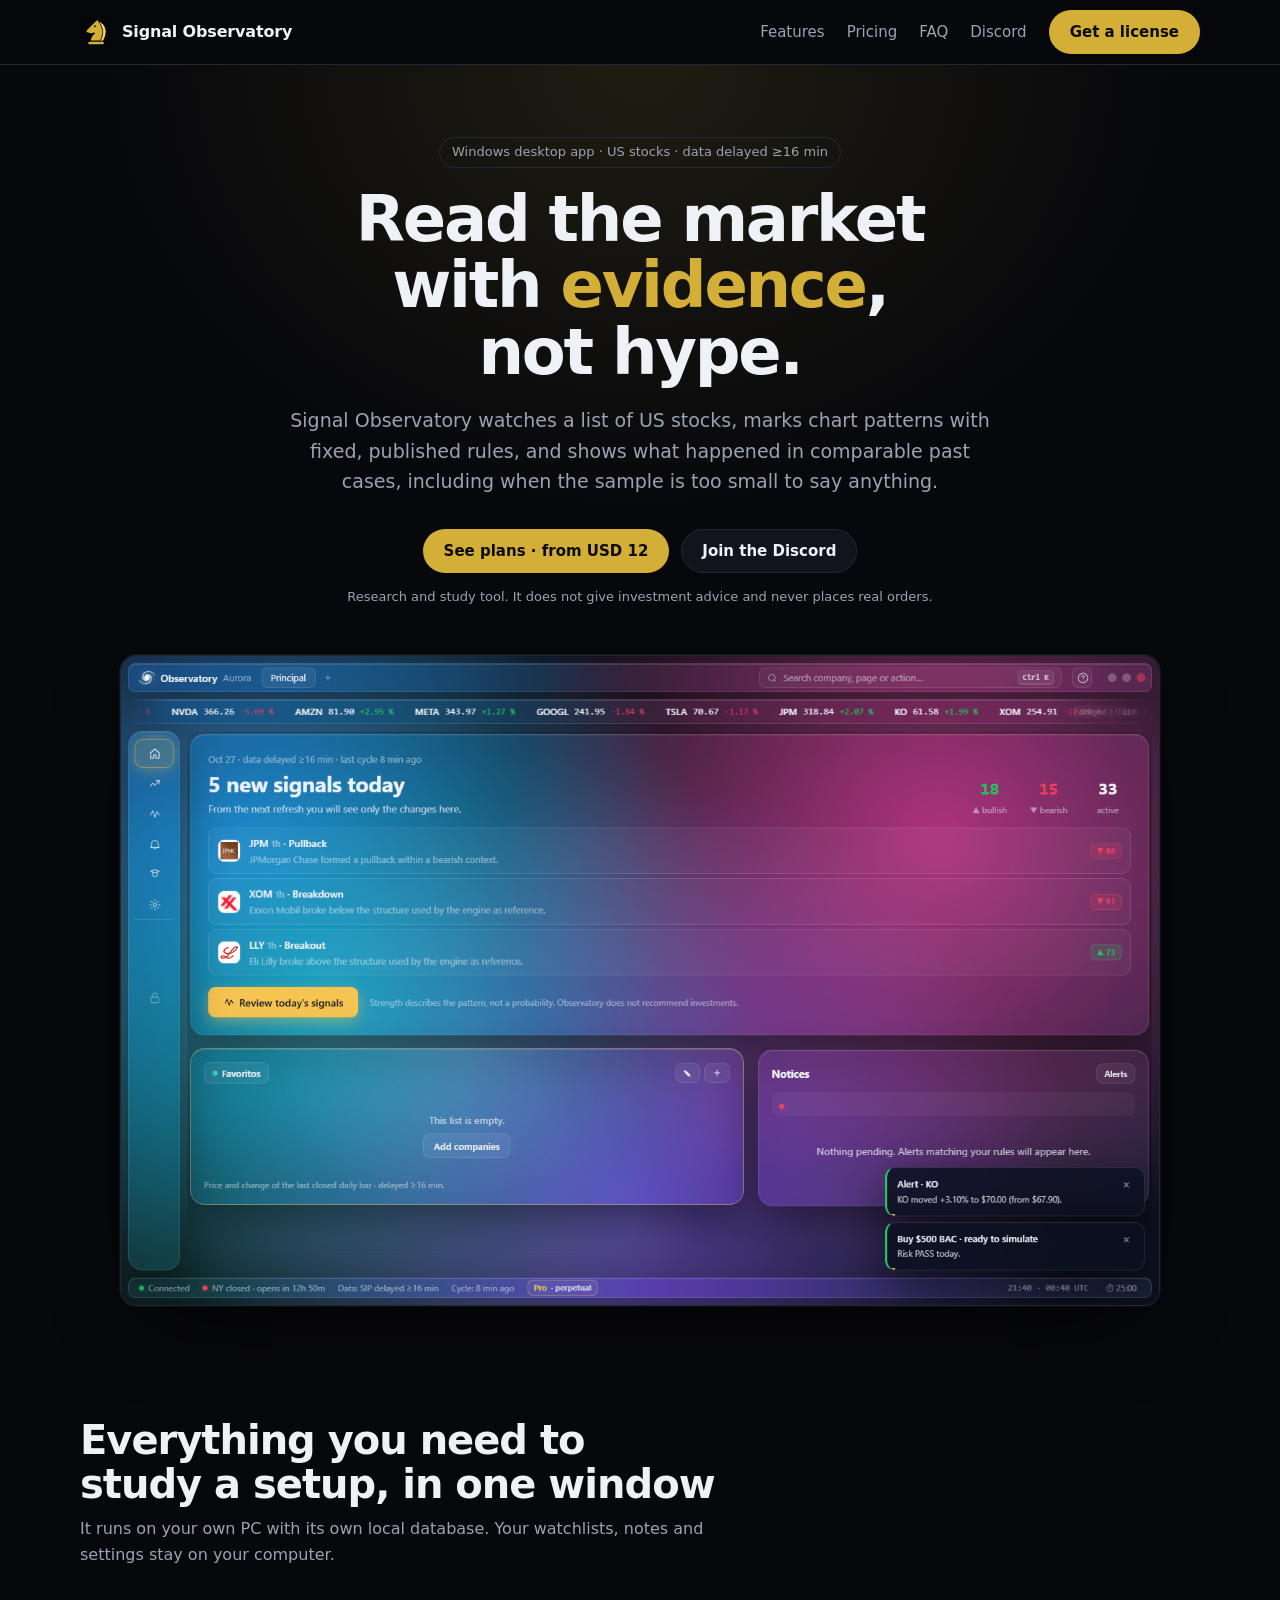
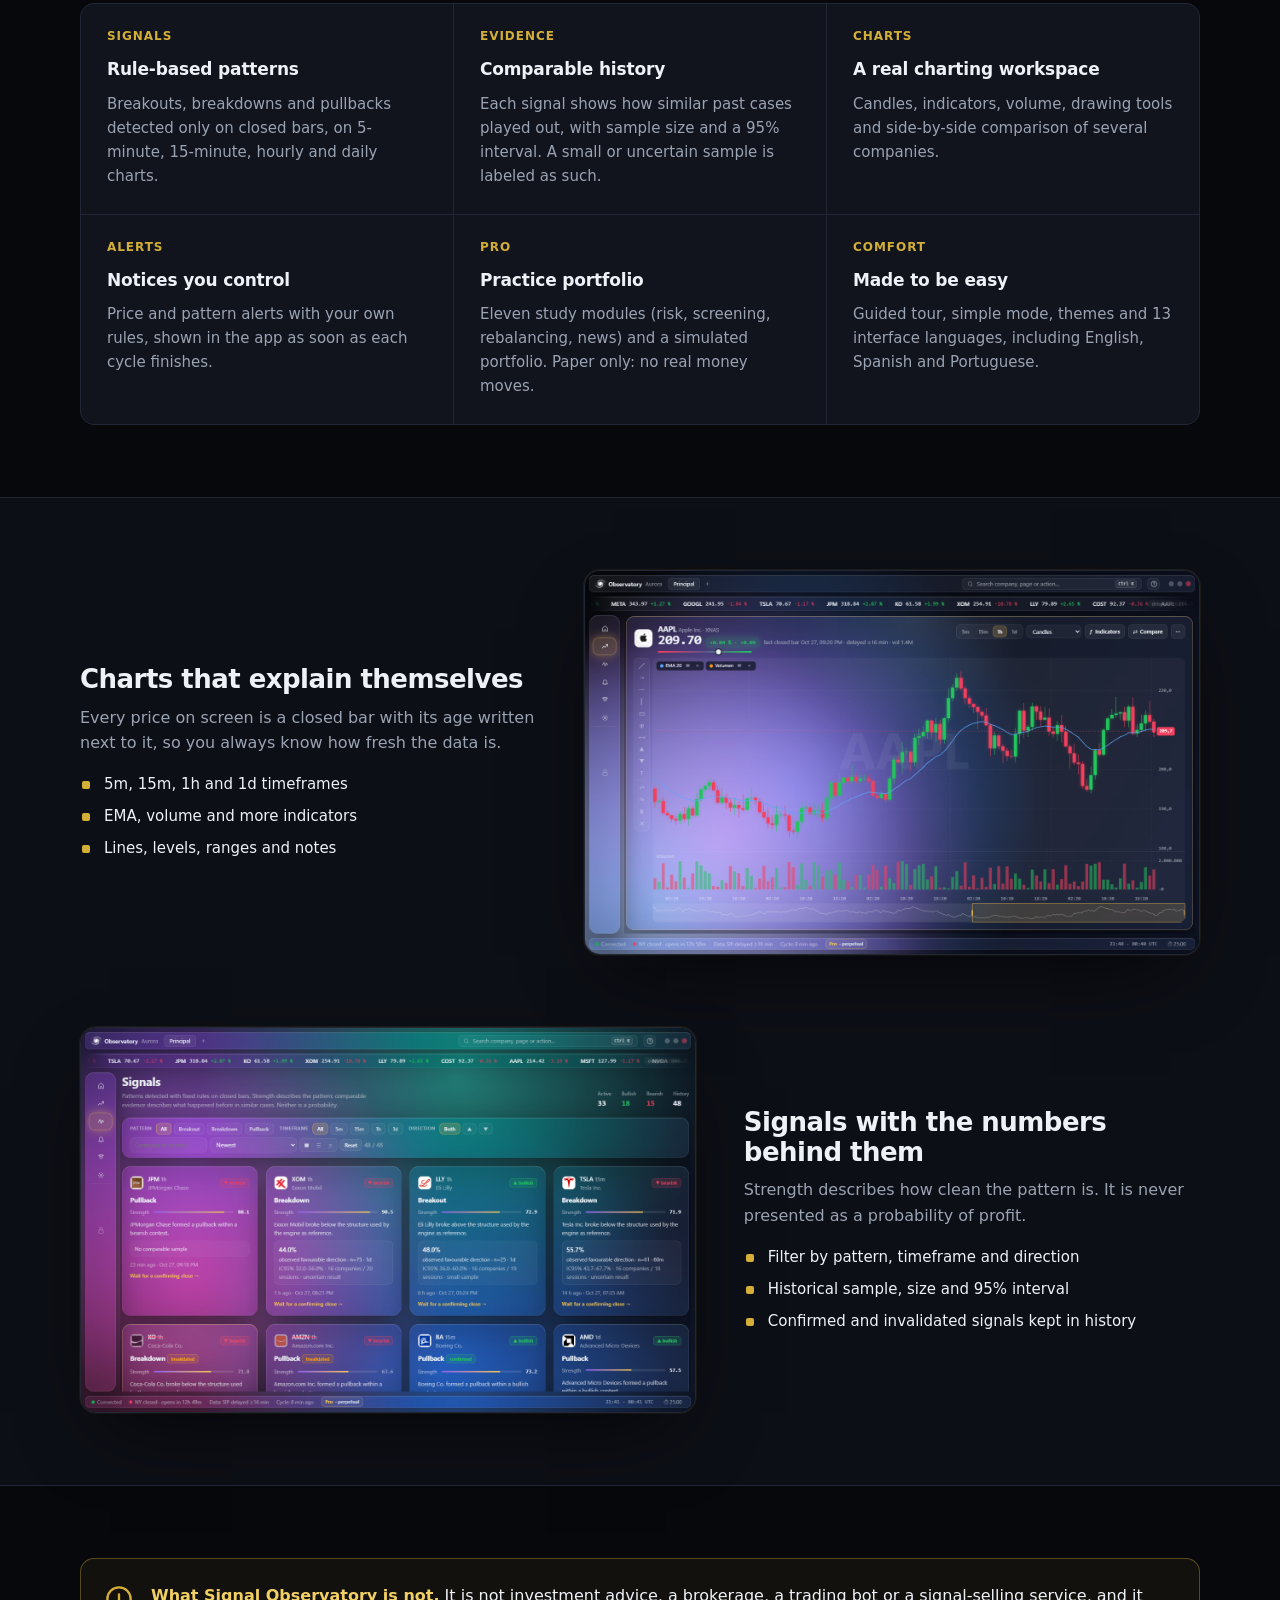
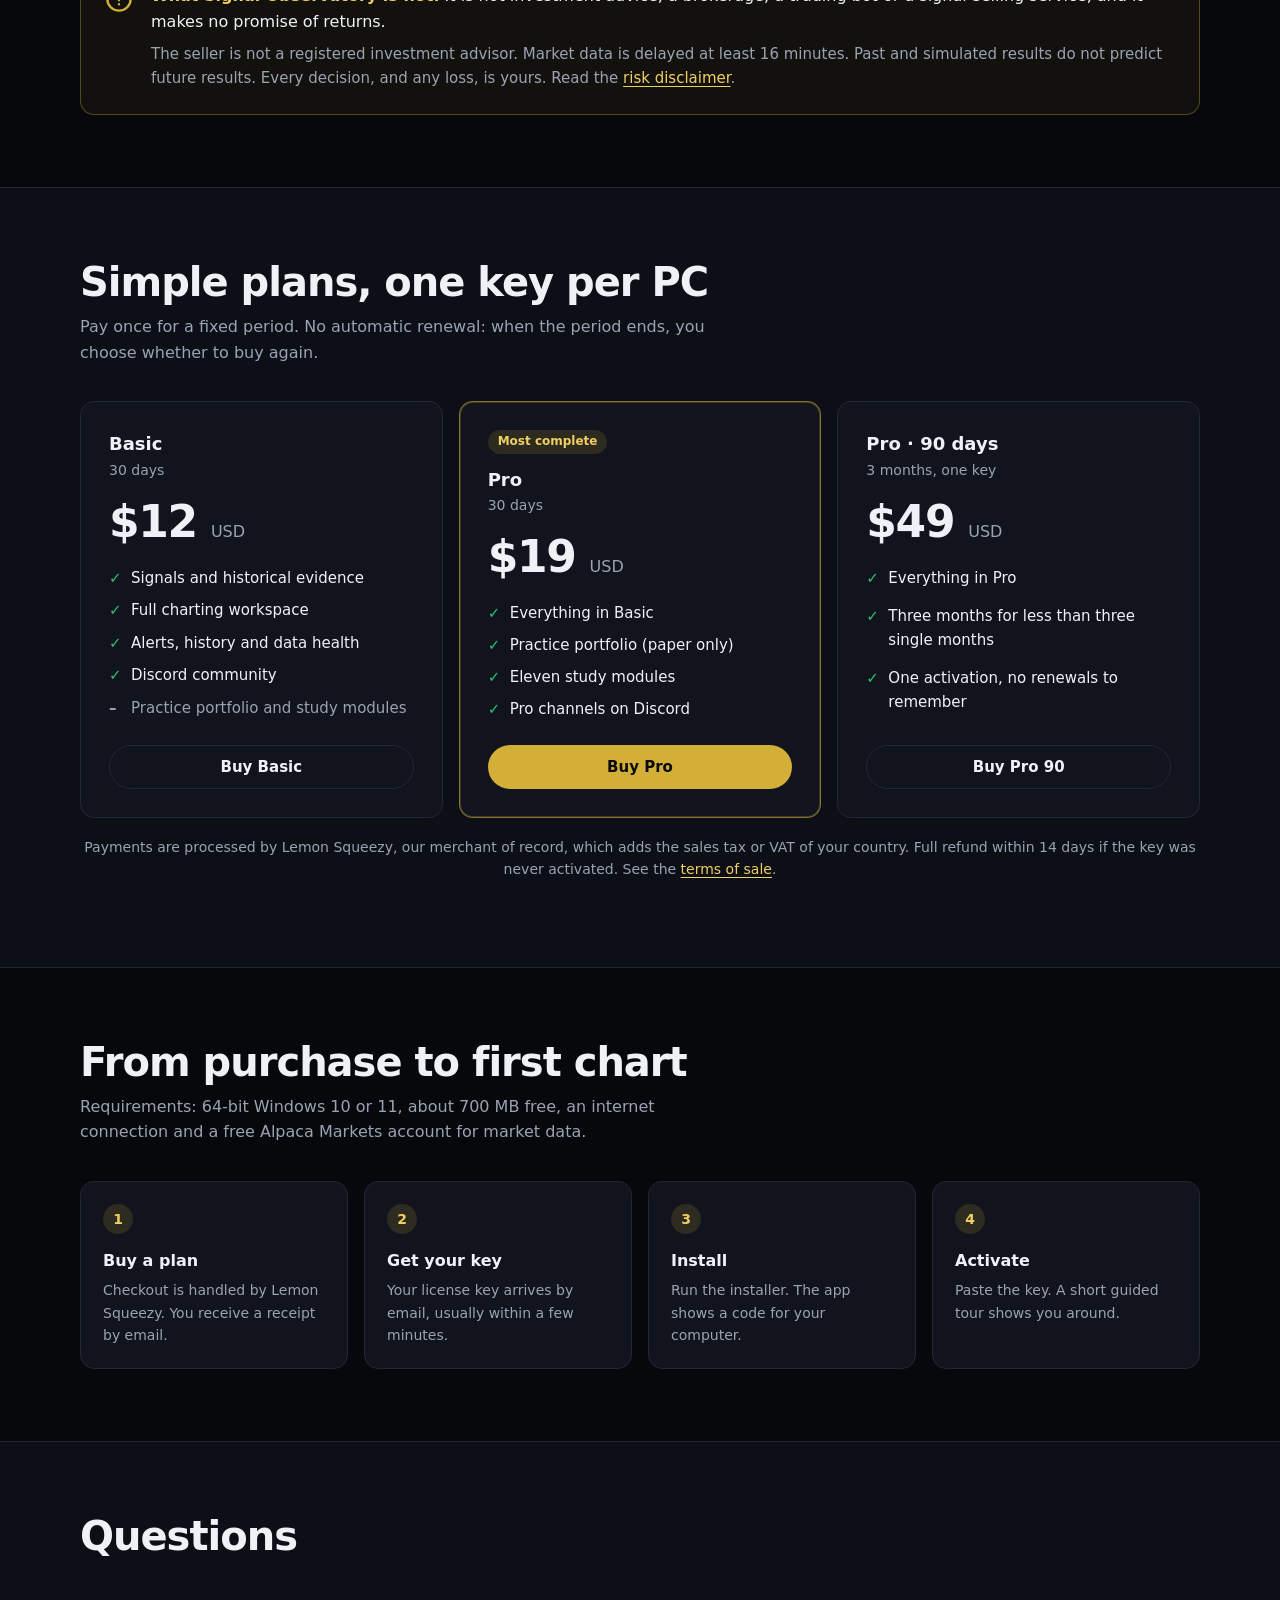
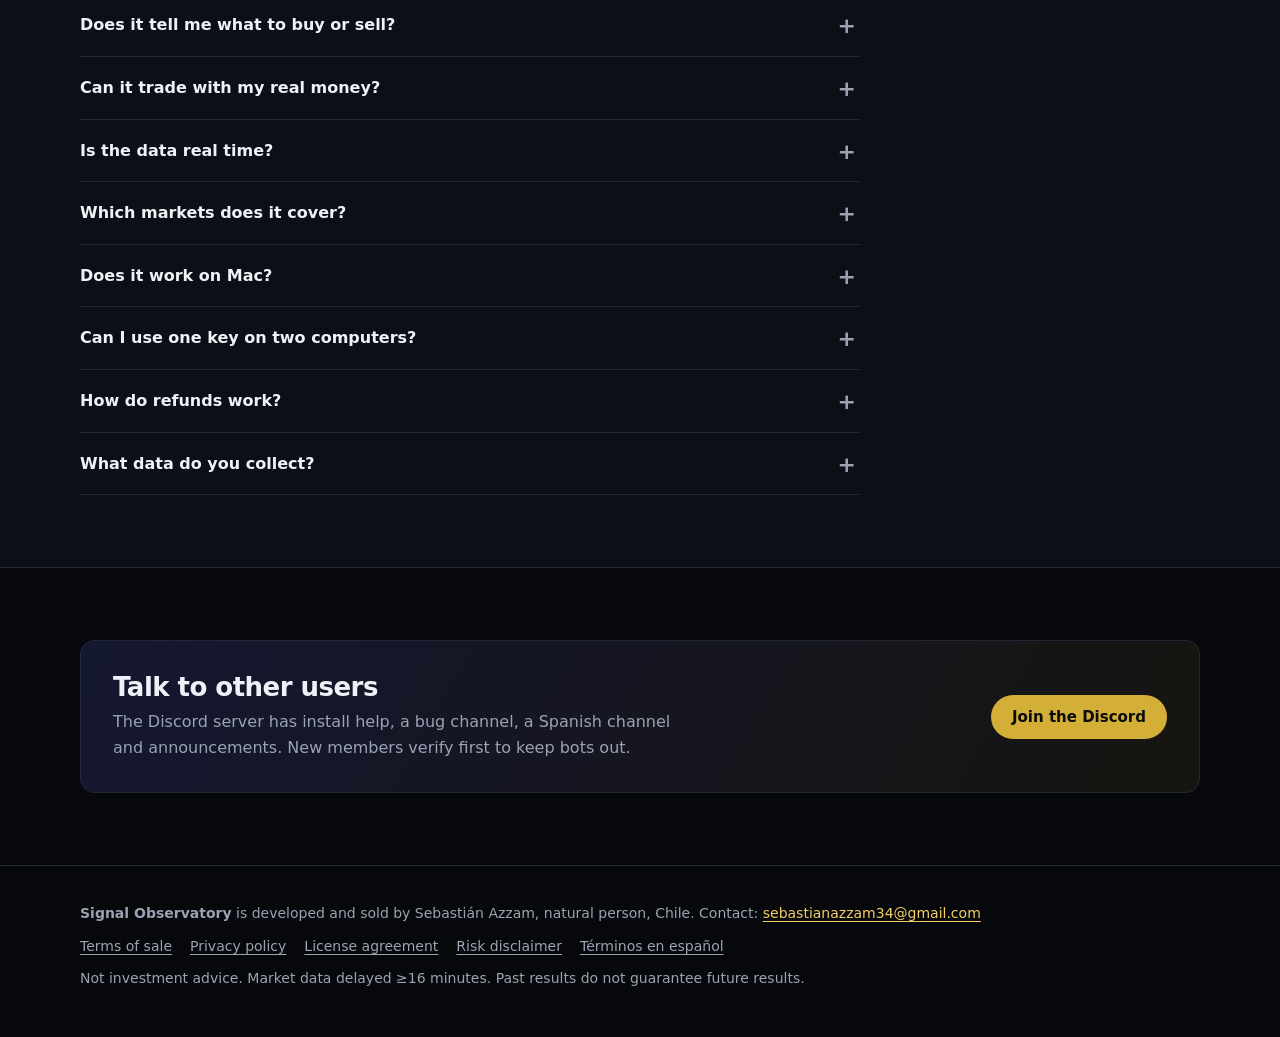
<file: index.html>
<!doctype html>
<html lang="en">
<head>
<meta charset="utf-8">
<meta name="viewport" content="width=device-width, initial-scale=1">
<title>Signal Observatory · Market research software for Windows</title>
<meta name="description" content="Signal Observatory is a Windows desktop app for studying US stocks with delayed market data: rule-based chart patterns, historical evidence, charts and alerts. Research software, not investment advice.">
<meta property="og:title" content="Signal Observatory">
<meta property="og:description" content="Study the market with delayed data, rule-based patterns and honest historical evidence. Windows desktop app.">
<meta property="og:image" content="assets/shot-charts.png">
<meta name="theme-color" content="#07080c">
<link rel="icon" href="assets/favicon.png">
<link rel="stylesheet" href="style.css">
</head>
<body>

<header class="bar">
  <div class="wrap bar-in">
    <a class="brand" href="#top"><img src="assets/logo.svg" alt="" width="32" height="32"><span>Signal Observatory</span></a>
    <nav class="nav" aria-label="Main">
      <a href="#features">Features</a>
      <a href="#pricing">Pricing</a>
      <a href="#faq">FAQ</a>
      <a href="https://discord.gg/W9zCU8WCVb">Discord</a>
      <a class="btn btn-gold" href="#pricing">Get a license</a>
    </nav>
  </div>
</header>

<main id="top">
  <section class="hero">
    <div class="wrap">
      <p class="eyebrow">Windows desktop app · US stocks · data delayed ≥16 min</p>
      <h1>Read the market with <em>evidence</em>, not hype.</h1>
      <p class="lede">Signal Observatory watches a list of US stocks, marks chart patterns with fixed, published rules, and shows what happened in comparable past cases, including when the sample is too small to say anything.</p>
      <div class="cta">
        <a class="btn btn-gold" href="#pricing">See plans · from USD 12</a>
        <a class="btn btn-ghost" href="https://discord.gg/W9zCU8WCVb">Join the Discord</a>
      </div>
      <p class="fine">Research and study tool. It does not give investment advice and never places real orders.</p>
      <div class="shot"><img src="assets/shot-home.png" alt="Signal Observatory home screen: today's new signals for JPM, XOM and LLY, with bullish and bearish counts" width="1440" height="900"></div>
    </div>
  </section>

  <section id="features">
    <div class="wrap">
      <div class="section-head">
        <h2>Everything you need to study a setup, in one window</h2>
        <p>It runs on your own PC with its own local database. Your watchlists, notes and settings stay on your computer.</p>
      </div>
      <div class="features">
        <div class="feature"><span class="k">Signals</span><h3>Rule-based patterns</h3><p>Breakouts, breakdowns and pullbacks detected only on closed bars, on 5-minute, 15-minute, hourly and daily charts.</p></div>
        <div class="feature"><span class="k">Evidence</span><h3>Comparable history</h3><p>Each signal shows how similar past cases played out, with sample size and a 95% interval. A small or uncertain sample is labeled as such.</p></div>
        <div class="feature"><span class="k">Charts</span><h3>A real charting workspace</h3><p>Candles, indicators, volume, drawing tools and side-by-side comparison of several companies.</p></div>
        <div class="feature"><span class="k">Alerts</span><h3>Notices you control</h3><p>Price and pattern alerts with your own rules, shown in the app as soon as each cycle finishes.</p></div>
        <div class="feature"><span class="k">Pro</span><h3>Practice portfolio</h3><p>Eleven study modules (risk, screening, rebalancing, news) and a simulated portfolio. Paper only: no real money moves.</p></div>
        <div class="feature"><span class="k">Comfort</span><h3>Made to be easy</h3><p>Guided tour, simple mode, themes and 13 interface languages, including English, Spanish and Portuguese.</p></div>
      </div>
    </div>
  </section>

  <section class="alt">
    <div class="wrap">
      <div class="split">
        <div class="copy">
          <h3>Charts that explain themselves</h3>
          <p>Every price on screen is a closed bar with its age written next to it, so you always know how fresh the data is.</p>
          <ul class="ticks">
            <li>5m, 15m, 1h and 1d timeframes</li>
            <li>EMA, volume and more indicators</li>
            <li>Lines, levels, ranges and notes</li>
          </ul>
        </div>
        <div class="shot"><img src="assets/shot-charts.png" alt="Apple hourly candlestick chart with a 20-period EMA and volume" width="1440" height="900"></div>
      </div>
      <div class="split flip">
        <div class="copy">
          <h3>Signals with the numbers behind them</h3>
          <p>Strength describes how clean the pattern is. It is never presented as a probability of profit.</p>
          <ul class="ticks">
            <li>Filter by pattern, timeframe and direction</li>
            <li>Historical sample, size and 95% interval</li>
            <li>Confirmed and invalidated signals kept in history</li>
          </ul>
        </div>
        <div class="shot"><img src="assets/shot-signals.png" alt="Signals page listing pullback, breakdown and breakout patterns with strength and historical evidence" width="1440" height="900"></div>
      </div>
    </div>
  </section>

  <section>
    <div class="wrap">
      <div class="notice" role="note">
        <svg viewBox="0 0 24 24" fill="none" stroke="currentColor" stroke-width="2" stroke-linecap="round" stroke-linejoin="round" aria-hidden="true"><circle cx="12" cy="12" r="10"/><path d="M12 8v5M12 16.5v.01"/></svg>
        <div>
          <p><b>What Signal Observatory is not.</b> It is not investment advice, a brokerage, a trading bot or a signal-selling service, and it makes no promise of returns.</p>
          <p>The seller is not a registered investment advisor. Market data is delayed at least 16 minutes. Past and simulated results do not predict future results. Every decision, and any loss, is yours. Read the <a href="legal/risk.en.html">risk disclaimer</a>.</p>
        </div>
      </div>
    </div>
  </section>

  <section id="pricing" class="alt">
    <div class="wrap">
      <div class="section-head">
        <h2>Simple plans, one key per PC</h2>
        <p>Pay once for a fixed period. No automatic renewal: when the period ends, you choose whether to buy again.</p>
      </div>
      <div class="plans">
        <article class="plan">
          <h3>Basic</h3>
          <span class="term">30 days</span>
          <div class="price">$12 <small>USD</small></div>
          <ul>
            <li>Signals and historical evidence</li>
            <li>Full charting workspace</li>
            <li>Alerts, history and data health</li>
            <li>Discord community</li>
            <li class="no">Practice portfolio and study modules</li>
          </ul>
          <a class="btn btn-ghost" href="https://signalobservatory.lemonsqueezy.com">Buy Basic</a>
        </article>
        <article class="plan best">
          <span class="tag">Most complete</span>
          <h3>Pro</h3>
          <span class="term">30 days</span>
          <div class="price">$19 <small>USD</small></div>
          <ul>
            <li>Everything in Basic</li>
            <li>Practice portfolio (paper only)</li>
            <li>Eleven study modules</li>
            <li>Pro channels on Discord</li>
          </ul>
          <a class="btn btn-gold" href="https://signalobservatory.lemonsqueezy.com">Buy Pro</a>
        </article>
        <article class="plan">
          <h3>Pro · 90 days</h3>
          <span class="term">3 months, one key</span>
          <div class="price">$49 <small>USD</small></div>
          <ul>
            <li>Everything in Pro</li>
            <li>Three months for less than three single months</li>
            <li>One activation, no renewals to remember</li>
          </ul>
          <a class="btn btn-ghost" href="https://signalobservatory.lemonsqueezy.com">Buy Pro 90</a>
        </article>
      </div>
      <p class="plans-note">Payments are processed by Lemon Squeezy, our merchant of record, which adds the sales tax or VAT of your country. Full refund within 14 days if the key was never activated. See the <a href="legal/terms.en.html">terms of sale</a>.</p>
    </div>
  </section>

  <section id="how">
    <div class="wrap">
      <div class="section-head">
        <h2>From purchase to first chart</h2>
        <p>Requirements: 64-bit Windows 10 or 11, about 700 MB free, an internet connection and a free Alpaca Markets account for market data.</p>
      </div>
      <ol class="steps">
        <li><h3>Buy a plan</h3><p>Checkout is handled by Lemon Squeezy. You receive a receipt by email.</p></li>
        <li><h3>Get your key</h3><p>Your license key arrives by email, usually within a few minutes.</p></li>
        <li><h3>Install</h3><p>Run the installer. The app shows a code for your computer.</p></li>
        <li><h3>Activate</h3><p>Paste the key. A short guided tour shows you around.</p></li>
      </ol>
    </div>
  </section>

  <section id="faq" class="alt">
    <div class="wrap">
      <div class="section-head"><h2>Questions</h2></div>
      <div class="faq">
        <details><summary>Does it tell me what to buy or sell?</summary><p>No. It describes patterns that already formed on closed bars and shows what happened in similar past cases. It does not recommend investments, and every decision is yours.</p></details>
        <details><summary>Can it trade with my real money?</summary><p>No. The Pro practice portfolio only simulates orders, locally or in an Alpaca paper account. Sending real orders is not possible from the app.</p></details>
        <details><summary>Is the data real time?</summary><p>No. It uses market data delayed at least 16 minutes, from your own free Alpaca Markets account. The age of every price is shown on screen.</p></details>
        <details><summary>Which markets does it cover?</summary><p>US-listed stocks and ETFs available through Alpaca's free data feed.</p></details>
        <details><summary>Does it work on Mac?</summary><p>Not yet. Signal Observatory runs on 64-bit Windows 10 and 11.</p></details>
        <details><summary>Can I use one key on two computers?</summary><p>Each key works on one computer. If you change PCs, write to us and we will re-issue it for free, up to two times per license period.</p></details>
        <details><summary>How do refunds work?</summary><p>You get a full refund within 14 days of purchase if you have not activated the key. Consumers keep any additional rights their local law grants. Details are in the <a href="legal/terms.en.html">terms of sale</a>.</p></details>
        <details><summary>What data do you collect?</summary><p>Very little. The app runs on your PC and does not send your watchlists or notes anywhere. Lemon Squeezy processes your payment. See the <a href="legal/privacy.en.html">privacy policy</a>.</p></details>
      </div>
    </div>
  </section>

  <section>
    <div class="wrap">
      <div class="community">
        <div>
          <h2>Talk to other users</h2>
          <p>The Discord server has install help, a bug channel, a Spanish channel and announcements. New members verify first to keep bots out.</p>
        </div>
        <a class="btn btn-gold" href="https://discord.gg/W9zCU8WCVb">Join the Discord</a>
      </div>
    </div>
  </section>
</main>

<footer class="foot">
  <div class="wrap foot-in">
    <p><strong>Signal Observatory</strong> is developed and sold by Sebastián Azzam, natural person, Chile. Contact: <a href="mailto:sebastianazzam34@gmail.com">sebastianazzam34@gmail.com</a></p>
    <nav class="foot-links" aria-label="Legal">
      <a href="legal/terms.en.html">Terms of sale</a>
      <a href="legal/privacy.en.html">Privacy policy</a>
      <a href="legal/eula.en.html">License agreement</a>
      <a href="legal/risk.en.html">Risk disclaimer</a>
      <a href="legal/terms.es.html">Términos en español</a>
    </nav>
    <p>Not investment advice. Market data delayed ≥16 minutes. Past results do not guarantee future results.</p>
  </div>
</footer>

</body>
</html>
</file>
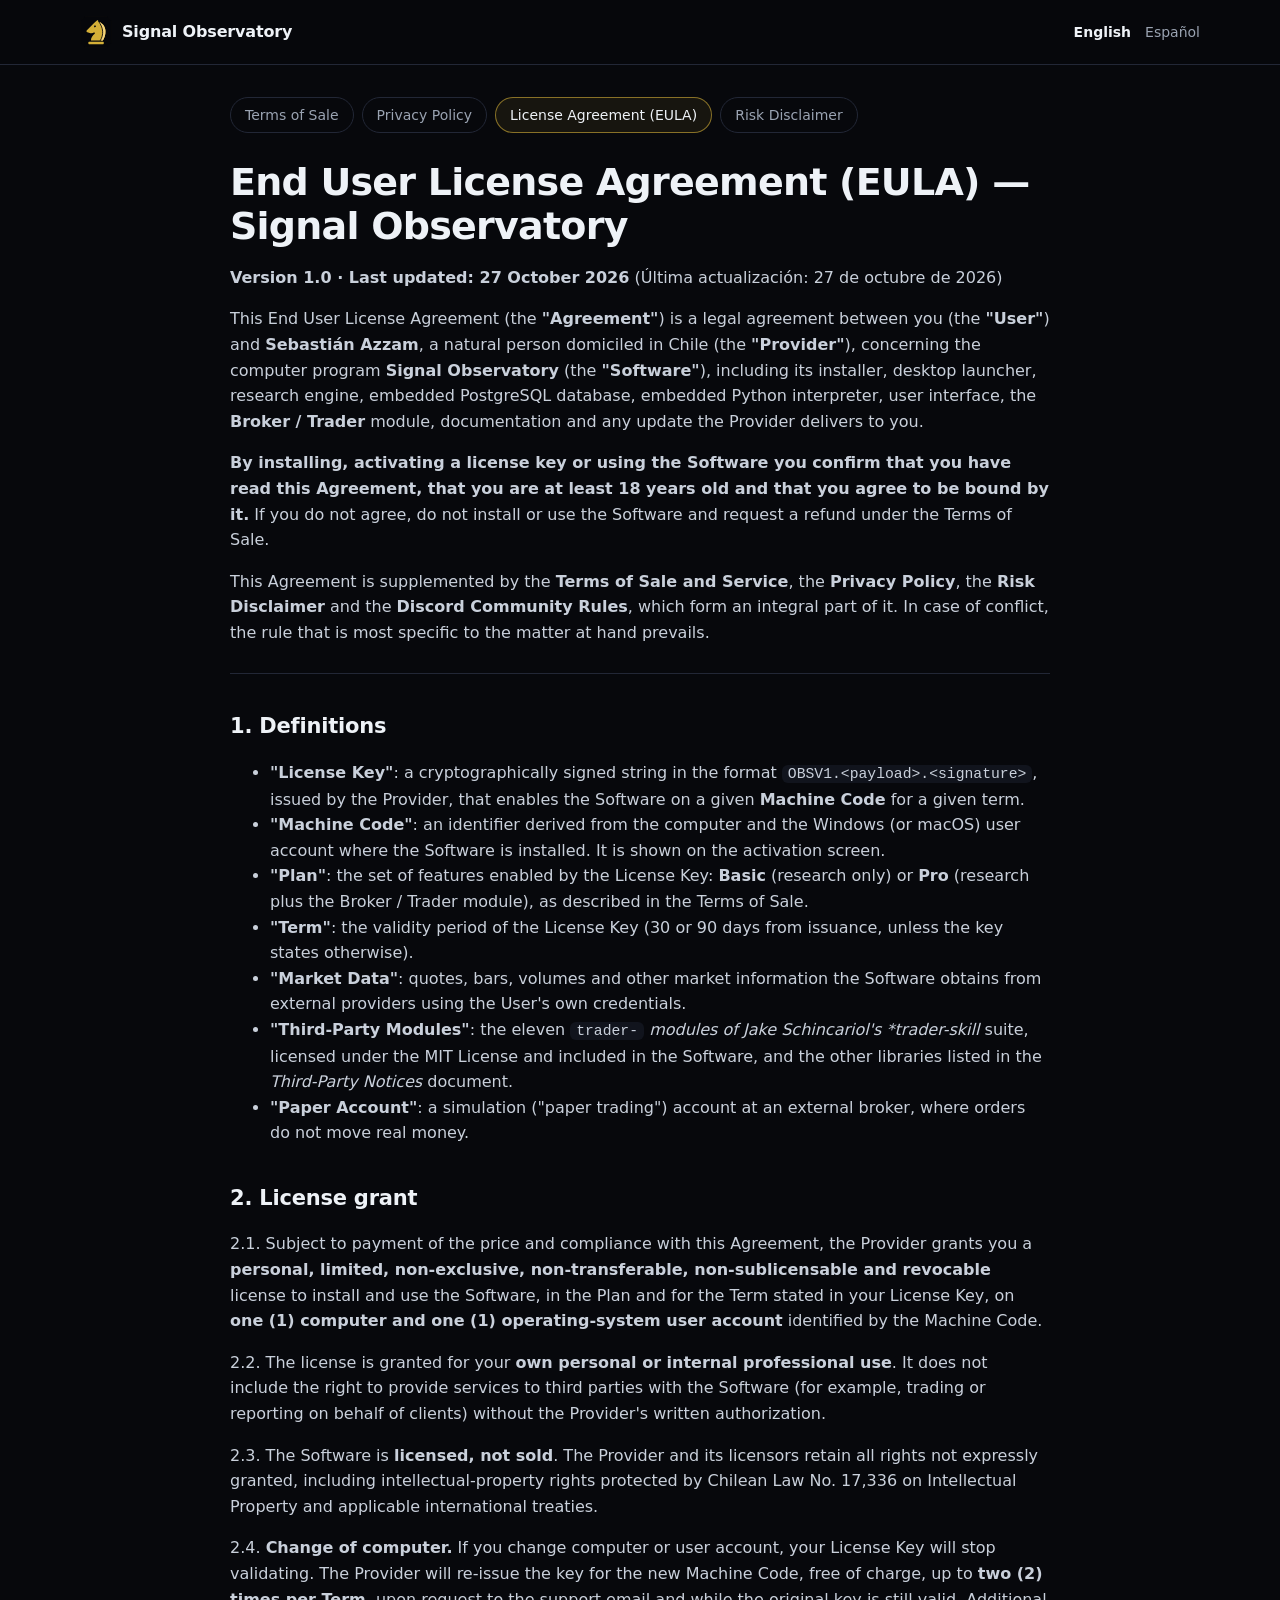
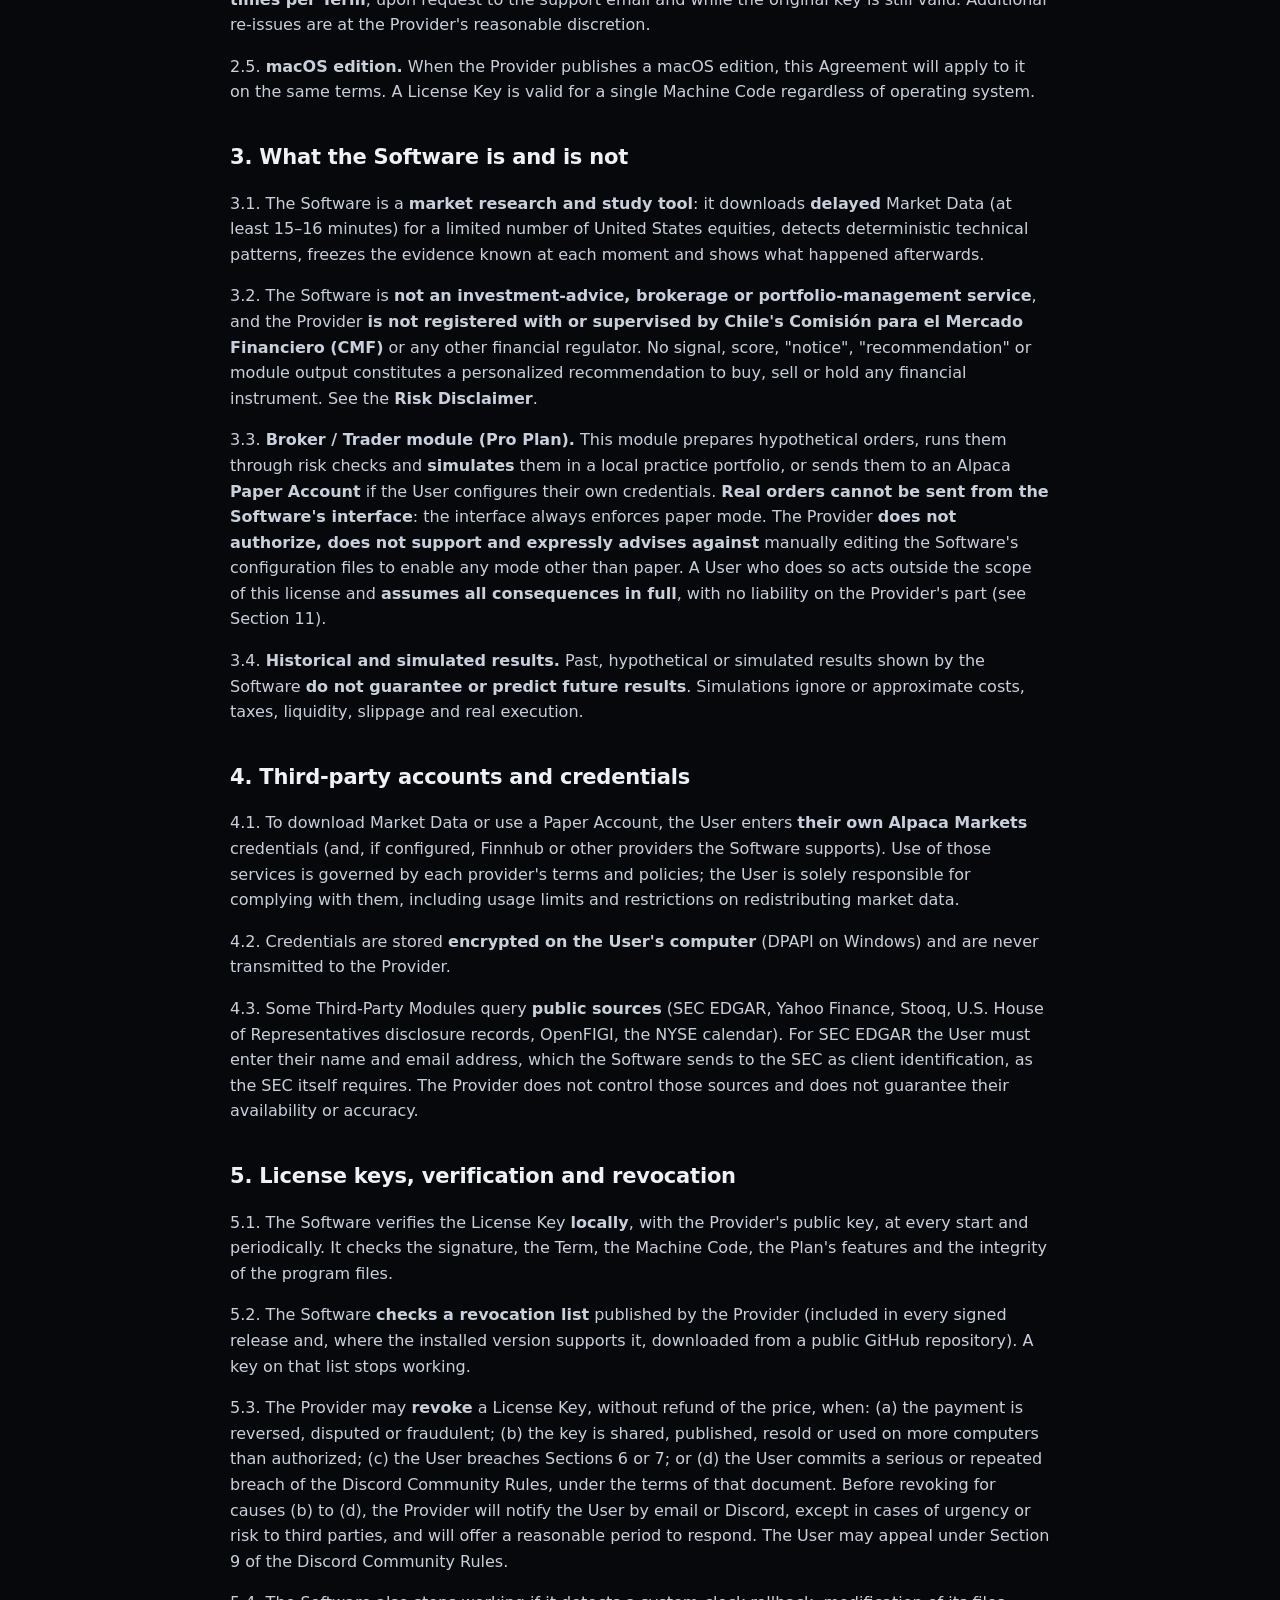
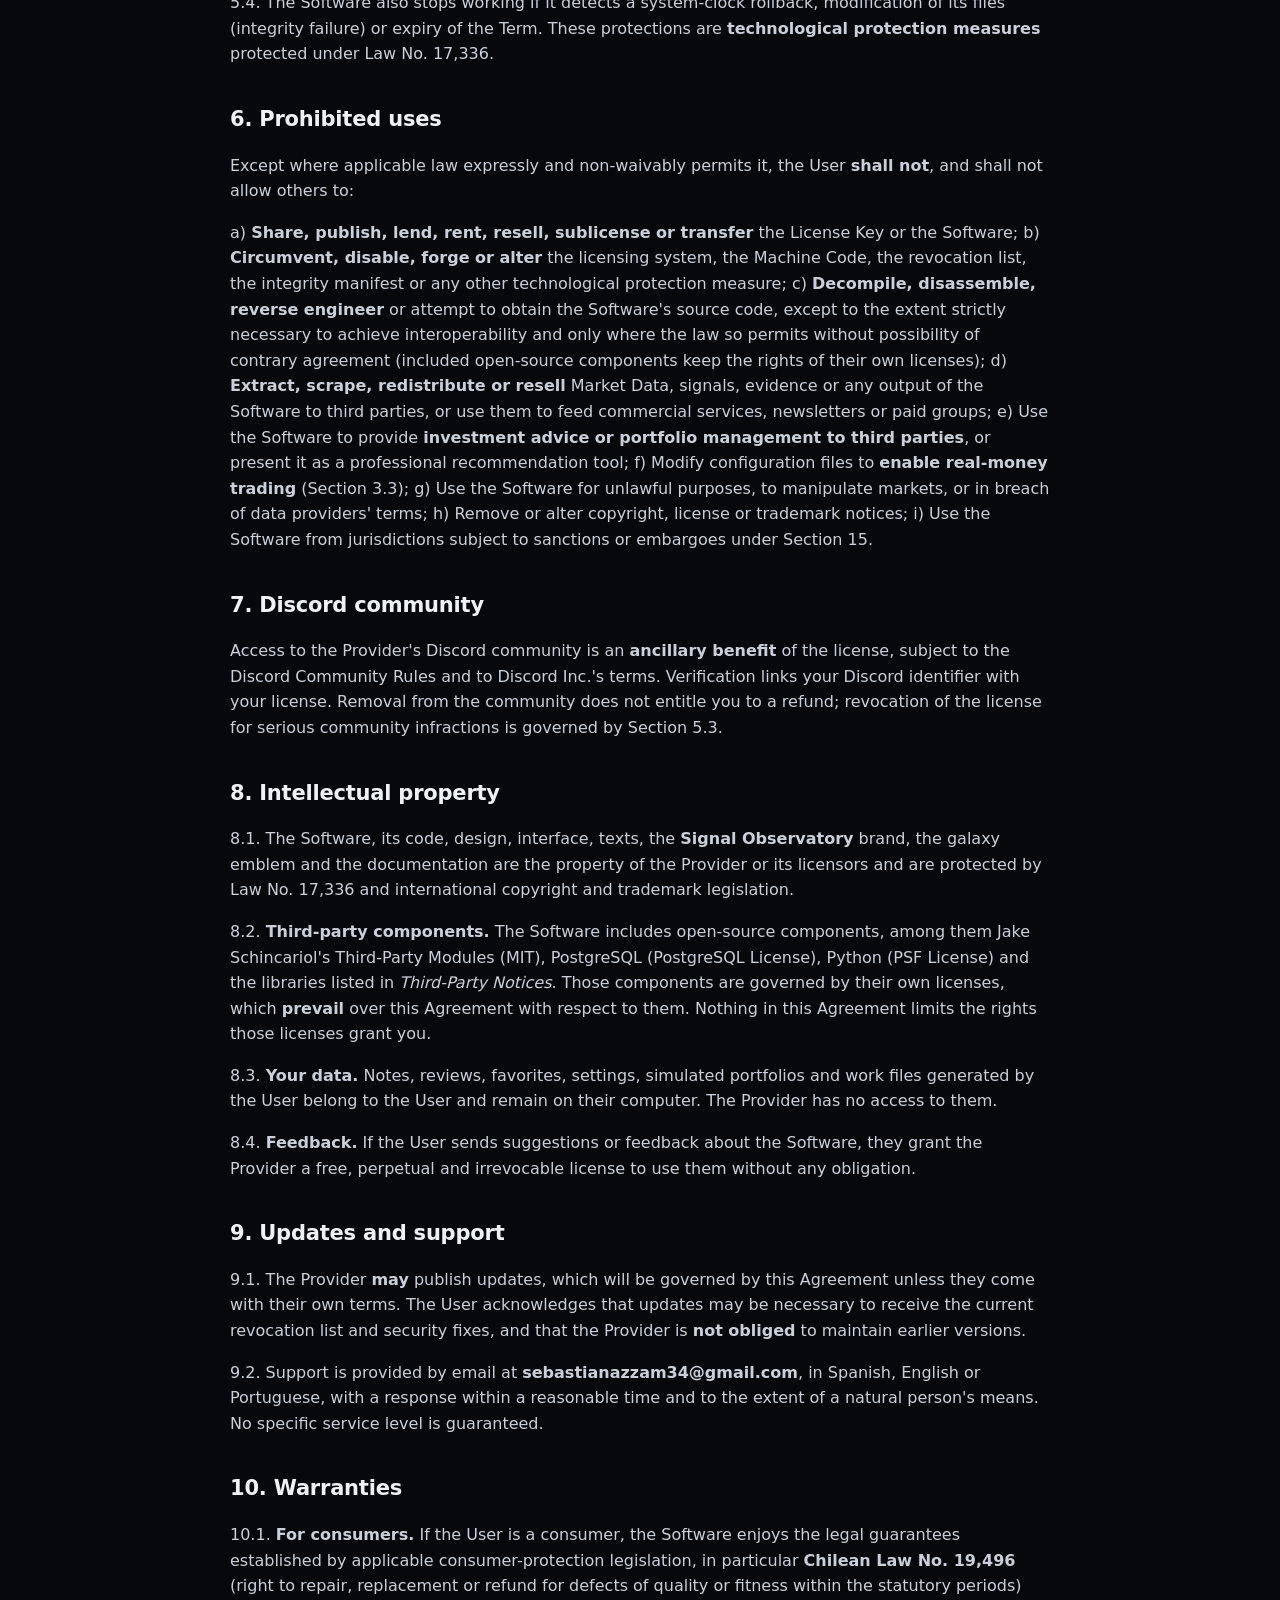
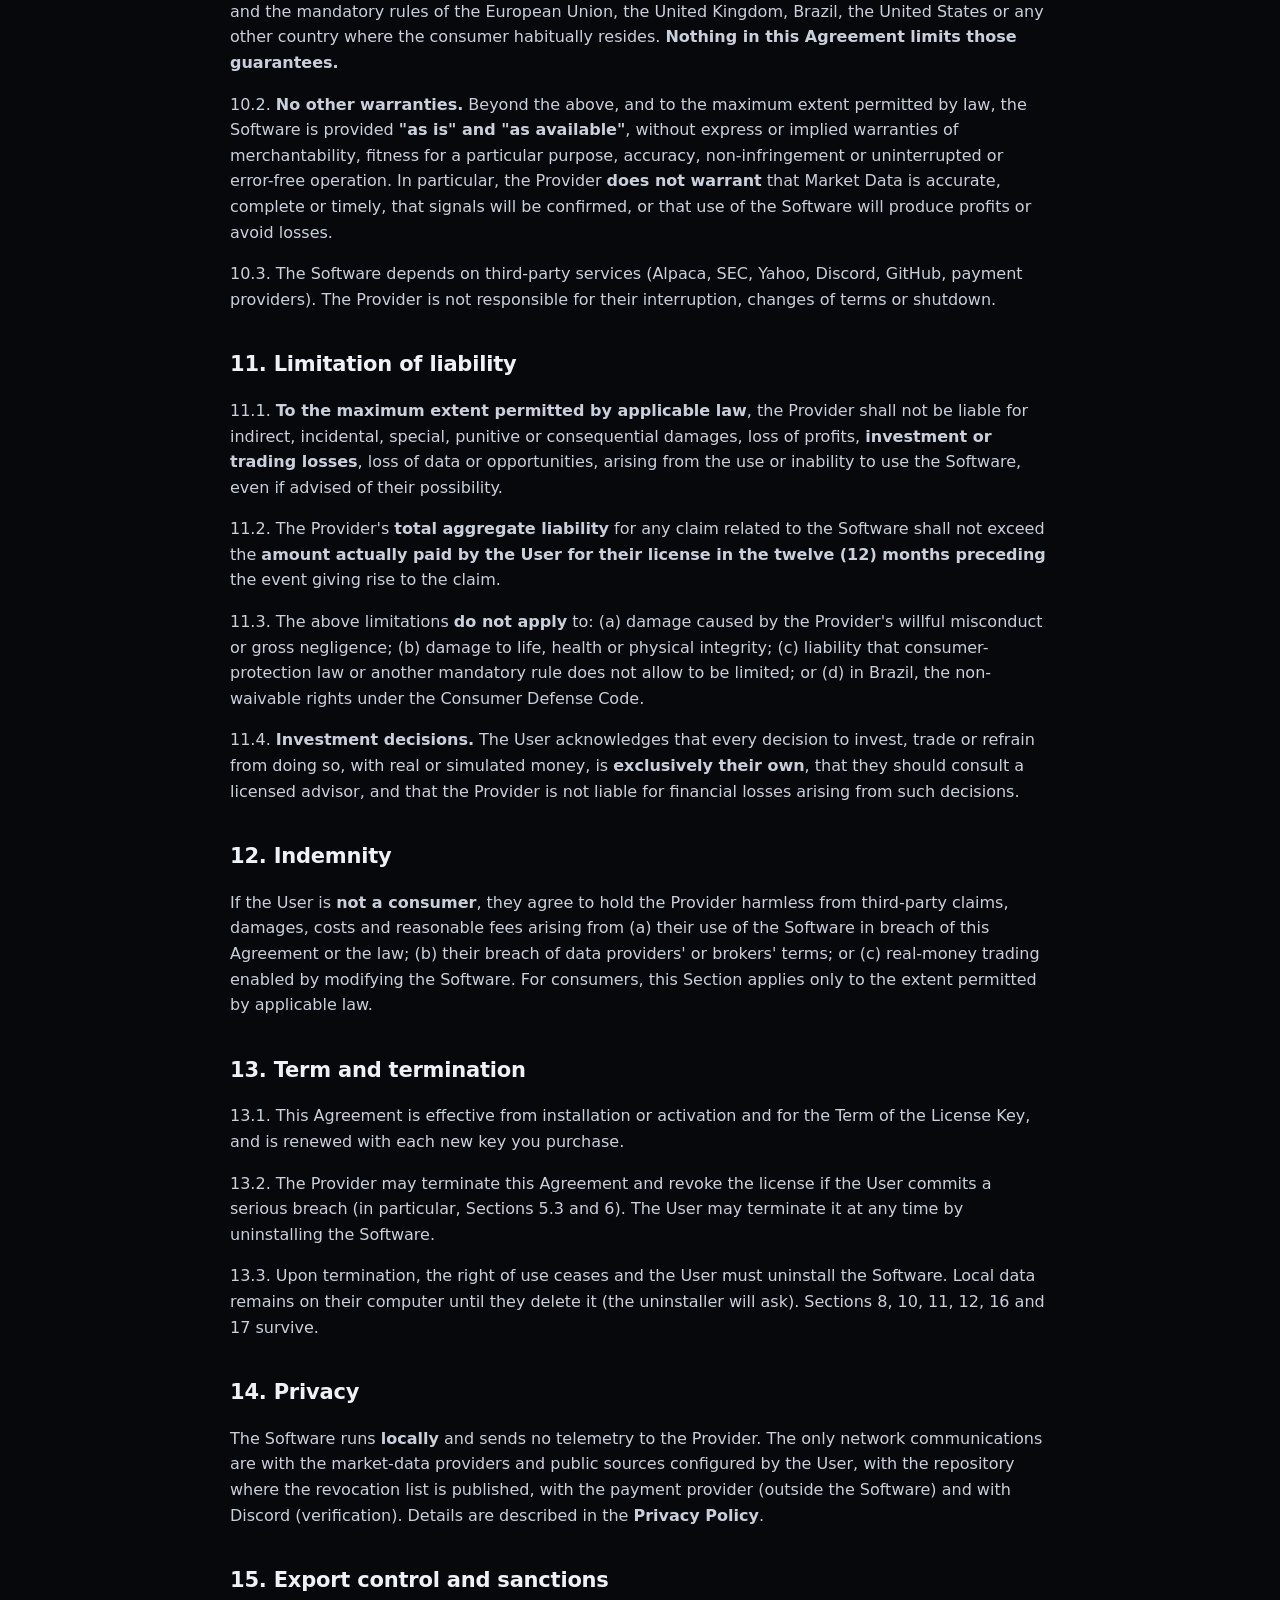
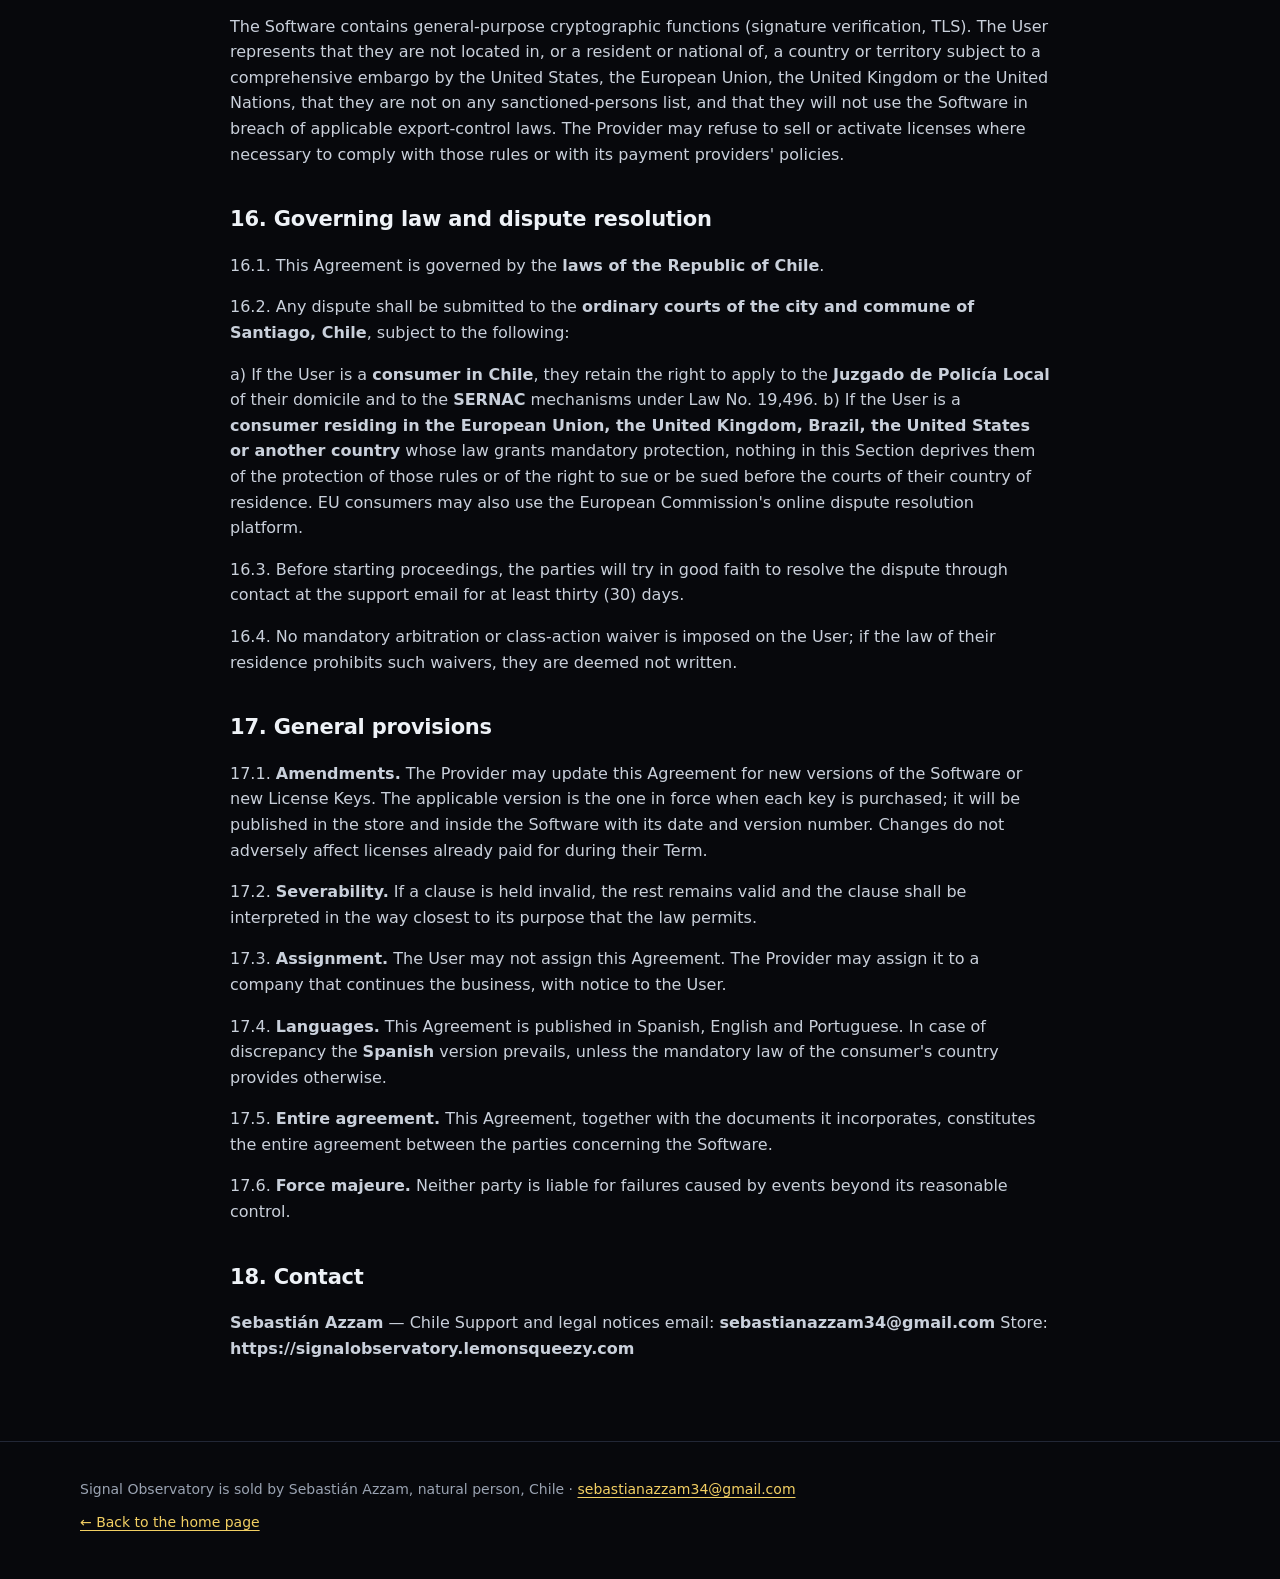
<file: legal/eula.en.html>
<!doctype html>
<html lang="en">
<head>
<meta charset="utf-8">
<meta name="viewport" content="width=device-width, initial-scale=1">
<title>License Agreement (EULA) · Signal Observatory</title>
<meta name="description" content="License Agreement (EULA) for Signal Observatory, desktop market research software sold by Sebastián Azzam (Chile).">
<link rel="icon" href="../assets/favicon.png">
<link rel="stylesheet" href="../style.css">
</head>
<body class="doc">
<header class="bar"><div class="wrap bar-in">
<a class="brand" href="../index.html"><img src="../assets/logo.svg" alt="" width="32" height="32"><span>Signal Observatory</span></a>
<nav class="doc-nav"><a href="eula.en.html" aria-current=page>English</a> <a href="eula.es.html">Español</a></nav>
</div></header>
<main class="wrap legal">
<nav class="legal-tabs" aria-label="Legal documents"><a href="terms.en.html">Terms of Sale</a><a href="privacy.en.html">Privacy Policy</a><a href="eula.en.html" aria-current=page>License Agreement (EULA)</a><a href="risk.en.html">Risk Disclaimer</a></nav>
<article>
<h1>End User License Agreement (EULA) — Signal Observatory</h1>
<p><strong>Version 1.0 · Last updated: 27 October 2026</strong> (Última actualización: 27 de octubre de 2026)</p>
<p>This End User License Agreement (the <strong>"Agreement"</strong>) is a legal agreement between you (the <strong>"User"</strong>) and <strong>Sebastián Azzam</strong>, a natural person domiciled in Chile (the <strong>"Provider"</strong>), concerning the computer program <strong>Signal Observatory</strong> (the <strong>"Software"</strong>), including its installer, desktop launcher, research engine, embedded PostgreSQL database, embedded Python interpreter, user interface, the <strong>Broker / Trader</strong> module, documentation and any update the Provider delivers to you.</p>
<p><strong>By installing, activating a license key or using the Software you confirm that you have read this Agreement, that you are at least 18 years old and that you agree to be bound by it.</strong> If you do not agree, do not install or use the Software and request a refund under the Terms of Sale.</p>
<p>This Agreement is supplemented by the <strong>Terms of Sale and Service</strong>, the <strong>Privacy Policy</strong>, the <strong>Risk Disclaimer</strong> and the <strong>Discord Community Rules</strong>, which form an integral part of it. In case of conflict, the rule that is most specific to the matter at hand prevails.</p>
<hr>
<h2>1. Definitions</h2>
<ul><li><strong>"License Key"</strong>: a cryptographically signed string in the format <code>OBSV1.&lt;payload&gt;.&lt;signature&gt;</code>, issued by the Provider, that enables the Software on a given <strong>Machine Code</strong> for a given term.</li><li><strong>"Machine Code"</strong>: an identifier derived from the computer and the Windows (or macOS) user account where the Software is installed. It is shown on the activation screen.</li><li><strong>"Plan"</strong>: the set of features enabled by the License Key: <strong>Basic</strong> (research only) or <strong>Pro</strong> (research plus the Broker / Trader module), as described in the Terms of Sale.</li><li><strong>"Term"</strong>: the validity period of the License Key (30 or 90 days from issuance, unless the key states otherwise).</li><li><strong>"Market Data"</strong>: quotes, bars, volumes and other market information the Software obtains from external providers using the User's own credentials.</li><li><strong>"Third-Party Modules"</strong>: the eleven <code>trader-<em></code> modules of Jake Schincariol's *trader-skill</em> suite, licensed under the MIT License and included in the Software, and the other libraries listed in the <em>Third-Party Notices</em> document.</li><li><strong>"Paper Account"</strong>: a simulation ("paper trading") account at an external broker, where orders do not move real money.</li></ul>
<h2>2. License grant</h2>
<p>2.1. Subject to payment of the price and compliance with this Agreement, the Provider grants you a <strong>personal, limited, non-exclusive, non-transferable, non-sublicensable and revocable</strong> license to install and use the Software, in the Plan and for the Term stated in your License Key, on <strong>one (1) computer and one (1) operating-system user account</strong> identified by the Machine Code.</p>
<p>2.2. The license is granted for your <strong>own personal or internal professional use</strong>. It does not include the right to provide services to third parties with the Software (for example, trading or reporting on behalf of clients) without the Provider's written authorization.</p>
<p>2.3. The Software is <strong>licensed, not sold</strong>. The Provider and its licensors retain all rights not expressly granted, including intellectual-property rights protected by Chilean Law No. 17,336 on Intellectual Property and applicable international treaties.</p>
<p>2.4. <strong>Change of computer.</strong> If you change computer or user account, your License Key will stop validating. The Provider will re-issue the key for the new Machine Code, free of charge, up to <strong>two (2) times per Term</strong>, upon request to the support email and while the original key is still valid. Additional re-issues are at the Provider's reasonable discretion.</p>
<p>2.5. <strong>macOS edition.</strong> When the Provider publishes a macOS edition, this Agreement will apply to it on the same terms. A License Key is valid for a single Machine Code regardless of operating system.</p>
<h2>3. What the Software is and is not</h2>
<p>3.1. The Software is a <strong>market research and study tool</strong>: it downloads <strong>delayed</strong> Market Data (at least 15–16 minutes) for a limited number of United States equities, detects deterministic technical patterns, freezes the evidence known at each moment and shows what happened afterwards.</p>
<p>3.2. The Software is <strong>not an investment-advice, brokerage or portfolio-management service</strong>, and the Provider <strong>is not registered with or supervised by Chile's Comisión para el Mercado Financiero (CMF)</strong> or any other financial regulator. No signal, score, "notice", "recommendation" or module output constitutes a personalized recommendation to buy, sell or hold any financial instrument. See the <strong>Risk Disclaimer</strong>.</p>
<p>3.3. <strong>Broker / Trader module (Pro Plan).</strong> This module prepares hypothetical orders, runs them through risk checks and <strong>simulates</strong> them in a local practice portfolio, or sends them to an Alpaca <strong>Paper Account</strong> if the User configures their own credentials. <strong>Real orders cannot be sent from the Software's interface</strong>: the interface always enforces paper mode. The Provider <strong>does not authorize, does not support and expressly advises against</strong> manually editing the Software's configuration files to enable any mode other than paper. A User who does so acts outside the scope of this license and <strong>assumes all consequences in full</strong>, with no liability on the Provider's part (see Section 11).</p>
<p>3.4. <strong>Historical and simulated results.</strong> Past, hypothetical or simulated results shown by the Software <strong>do not guarantee or predict future results</strong>. Simulations ignore or approximate costs, taxes, liquidity, slippage and real execution.</p>
<h2>4. Third-party accounts and credentials</h2>
<p>4.1. To download Market Data or use a Paper Account, the User enters <strong>their own</strong> <strong>Alpaca Markets</strong> credentials (and, if configured, Finnhub or other providers the Software supports). Use of those services is governed by each provider's terms and policies; the User is solely responsible for complying with them, including usage limits and restrictions on redistributing market data.</p>
<p>4.2. Credentials are stored <strong>encrypted on the User's computer</strong> (DPAPI on Windows) and are never transmitted to the Provider.</p>
<p>4.3. Some Third-Party Modules query <strong>public sources</strong> (SEC EDGAR, Yahoo Finance, Stooq, U.S. House of Representatives disclosure records, OpenFIGI, the NYSE calendar). For SEC EDGAR the User must enter their name and email address, which the Software sends to the SEC as client identification, as the SEC itself requires. The Provider does not control those sources and does not guarantee their availability or accuracy.</p>
<h2>5. License keys, verification and revocation</h2>
<p>5.1. The Software verifies the License Key <strong>locally</strong>, with the Provider's public key, at every start and periodically. It checks the signature, the Term, the Machine Code, the Plan's features and the integrity of the program files.</p>
<p>5.2. The Software <strong>checks a revocation list</strong> published by the Provider (included in every signed release and, where the installed version supports it, downloaded from a public GitHub repository). A key on that list stops working.</p>
<p>5.3. The Provider may <strong>revoke</strong> a License Key, without refund of the price, when: (a) the payment is reversed, disputed or fraudulent; (b) the key is shared, published, resold or used on more computers than authorized; (c) the User breaches Sections 6 or 7; or (d) the User commits a serious or repeated breach of the Discord Community Rules, under the terms of that document. Before revoking for causes (b) to (d), the Provider will notify the User by email or Discord, except in cases of urgency or risk to third parties, and will offer a reasonable period to respond. The User may appeal under Section 9 of the Discord Community Rules.</p>
<p>5.4. The Software also stops working if it detects a system-clock rollback, modification of its files (integrity failure) or expiry of the Term. These protections are <strong>technological protection measures</strong> protected under Law No. 17,336.</p>
<h2>6. Prohibited uses</h2>
<p>Except where applicable law expressly and non-waivably permits it, the User <strong>shall not</strong>, and shall not allow others to:</p>
<p>a) <strong>Share, publish, lend, rent, resell, sublicense or transfer</strong> the License Key or the Software; b) <strong>Circumvent, disable, forge or alter</strong> the licensing system, the Machine Code, the revocation list, the integrity manifest or any other technological protection measure; c) <strong>Decompile, disassemble, reverse engineer</strong> or attempt to obtain the Software's source code, except to the extent strictly necessary to achieve interoperability and only where the law so permits without possibility of contrary agreement (included open-source components keep the rights of their own licenses); d) <strong>Extract, scrape, redistribute or resell</strong> Market Data, signals, evidence or any output of the Software to third parties, or use them to feed commercial services, newsletters or paid groups; e) Use the Software to provide <strong>investment advice or portfolio management to third parties</strong>, or present it as a professional recommendation tool; f) Modify configuration files to <strong>enable real-money trading</strong> (Section 3.3); g) Use the Software for unlawful purposes, to manipulate markets, or in breach of data providers' terms; h) Remove or alter copyright, license or trademark notices; i) Use the Software from jurisdictions subject to sanctions or embargoes under Section 15.</p>
<h2>7. Discord community</h2>
<p>Access to the Provider's Discord community is an <strong>ancillary benefit</strong> of the license, subject to the Discord Community Rules and to Discord Inc.'s terms. Verification links your Discord identifier with your license. Removal from the community does not entitle you to a refund; revocation of the license for serious community infractions is governed by Section 5.3.</p>
<h2>8. Intellectual property</h2>
<p>8.1. The Software, its code, design, interface, texts, the <strong>Signal Observatory</strong> brand, the galaxy emblem and the documentation are the property of the Provider or its licensors and are protected by Law No. 17,336 and international copyright and trademark legislation.</p>
<p>8.2. <strong>Third-party components.</strong> The Software includes open-source components, among them Jake Schincariol's Third-Party Modules (MIT), PostgreSQL (PostgreSQL License), Python (PSF License) and the libraries listed in <em>Third-Party Notices</em>. Those components are governed by their own licenses, which <strong>prevail</strong> over this Agreement with respect to them. Nothing in this Agreement limits the rights those licenses grant you.</p>
<p>8.3. <strong>Your data.</strong> Notes, reviews, favorites, settings, simulated portfolios and work files generated by the User belong to the User and remain on their computer. The Provider has no access to them.</p>
<p>8.4. <strong>Feedback.</strong> If the User sends suggestions or feedback about the Software, they grant the Provider a free, perpetual and irrevocable license to use them without any obligation.</p>
<h2>9. Updates and support</h2>
<p>9.1. The Provider <strong>may</strong> publish updates, which will be governed by this Agreement unless they come with their own terms. The User acknowledges that updates may be necessary to receive the current revocation list and security fixes, and that the Provider is <strong>not obliged</strong> to maintain earlier versions.</p>
<p>9.2. Support is provided by email at <strong>sebastianazzam34@gmail.com</strong>, in Spanish, English or Portuguese, with a response within a reasonable time and to the extent of a natural person's means. No specific service level is guaranteed.</p>
<h2>10. Warranties</h2>
<p>10.1. <strong>For consumers.</strong> If the User is a consumer, the Software enjoys the legal guarantees established by applicable consumer-protection legislation, in particular <strong>Chilean Law No. 19,496</strong> (right to repair, replacement or refund for defects of quality or fitness within the statutory periods) and the mandatory rules of the European Union, the United Kingdom, Brazil, the United States or any other country where the consumer habitually resides. <strong>Nothing in this Agreement limits those guarantees.</strong></p>
<p>10.2. <strong>No other warranties.</strong> Beyond the above, and to the maximum extent permitted by law, the Software is provided <strong>"as is" and "as available"</strong>, without express or implied warranties of merchantability, fitness for a particular purpose, accuracy, non-infringement or uninterrupted or error-free operation. In particular, the Provider <strong>does not warrant</strong> that Market Data is accurate, complete or timely, that signals will be confirmed, or that use of the Software will produce profits or avoid losses.</p>
<p>10.3. The Software depends on third-party services (Alpaca, SEC, Yahoo, Discord, GitHub, payment providers). The Provider is not responsible for their interruption, changes of terms or shutdown.</p>
<h2>11. Limitation of liability</h2>
<p>11.1. <strong>To the maximum extent permitted by applicable law</strong>, the Provider shall not be liable for indirect, incidental, special, punitive or consequential damages, loss of profits, <strong>investment or trading losses</strong>, loss of data or opportunities, arising from the use or inability to use the Software, even if advised of their possibility.</p>
<p>11.2. The Provider's <strong>total aggregate liability</strong> for any claim related to the Software shall not exceed the <strong>amount actually paid by the User for their license in the twelve (12) months preceding</strong> the event giving rise to the claim.</p>
<p>11.3. The above limitations <strong>do not apply</strong> to: (a) damage caused by the Provider's willful misconduct or gross negligence; (b) damage to life, health or physical integrity; (c) liability that consumer-protection law or another mandatory rule does not allow to be limited; or (d) in Brazil, the non-waivable rights under the Consumer Defense Code.</p>
<p>11.4. <strong>Investment decisions.</strong> The User acknowledges that every decision to invest, trade or refrain from doing so, with real or simulated money, is <strong>exclusively their own</strong>, that they should consult a licensed advisor, and that the Provider is not liable for financial losses arising from such decisions.</p>
<h2>12. Indemnity</h2>
<p>If the User is <strong>not a consumer</strong>, they agree to hold the Provider harmless from third-party claims, damages, costs and reasonable fees arising from (a) their use of the Software in breach of this Agreement or the law; (b) their breach of data providers' or brokers' terms; or (c) real-money trading enabled by modifying the Software. For consumers, this Section applies only to the extent permitted by applicable law.</p>
<h2>13. Term and termination</h2>
<p>13.1. This Agreement is effective from installation or activation and for the Term of the License Key, and is renewed with each new key you purchase.</p>
<p>13.2. The Provider may terminate this Agreement and revoke the license if the User commits a serious breach (in particular, Sections 5.3 and 6). The User may terminate it at any time by uninstalling the Software.</p>
<p>13.3. Upon termination, the right of use ceases and the User must uninstall the Software. Local data remains on their computer until they delete it (the uninstaller will ask). Sections 8, 10, 11, 12, 16 and 17 survive.</p>
<h2>14. Privacy</h2>
<p>The Software runs <strong>locally</strong> and sends no telemetry to the Provider. The only network communications are with the market-data providers and public sources configured by the User, with the repository where the revocation list is published, with the payment provider (outside the Software) and with Discord (verification). Details are described in the <strong>Privacy Policy</strong>.</p>
<h2>15. Export control and sanctions</h2>
<p>The Software contains general-purpose cryptographic functions (signature verification, TLS). The User represents that they are not located in, or a resident or national of, a country or territory subject to a comprehensive embargo by the United States, the European Union, the United Kingdom or the United Nations, that they are not on any sanctioned-persons list, and that they will not use the Software in breach of applicable export-control laws. The Provider may refuse to sell or activate licenses where necessary to comply with those rules or with its payment providers' policies.</p>
<h2>16. Governing law and dispute resolution</h2>
<p>16.1. This Agreement is governed by the <strong>laws of the Republic of Chile</strong>.</p>
<p>16.2. Any dispute shall be submitted to the <strong>ordinary courts of the city and commune of Santiago, Chile</strong>, subject to the following:</p>
<p>a) If the User is a <strong>consumer in Chile</strong>, they retain the right to apply to the <strong>Juzgado de Policía Local</strong> of their domicile and to the <strong>SERNAC</strong> mechanisms under Law No. 19,496. b) If the User is a <strong>consumer residing in the European Union, the United Kingdom, Brazil, the United States or another country</strong> whose law grants mandatory protection, nothing in this Section deprives them of the protection of those rules or of the right to sue or be sued before the courts of their country of residence. EU consumers may also use the European Commission's online dispute resolution platform.</p>
<p>16.3. Before starting proceedings, the parties will try in good faith to resolve the dispute through contact at the support email for at least thirty (30) days.</p>
<p>16.4. No mandatory arbitration or class-action waiver is imposed on the User; if the law of their residence prohibits such waivers, they are deemed not written.</p>
<h2>17. General provisions</h2>
<p>17.1. <strong>Amendments.</strong> The Provider may update this Agreement for new versions of the Software or new License Keys. The applicable version is the one in force when each key is purchased; it will be published in the store and inside the Software with its date and version number. Changes do not adversely affect licenses already paid for during their Term.</p>
<p>17.2. <strong>Severability.</strong> If a clause is held invalid, the rest remains valid and the clause shall be interpreted in the way closest to its purpose that the law permits.</p>
<p>17.3. <strong>Assignment.</strong> The User may not assign this Agreement. The Provider may assign it to a company that continues the business, with notice to the User.</p>
<p>17.4. <strong>Languages.</strong> This Agreement is published in Spanish, English and Portuguese. In case of discrepancy the <strong>Spanish</strong> version prevails, unless the mandatory law of the consumer's country provides otherwise.</p>
<p>17.5. <strong>Entire agreement.</strong> This Agreement, together with the documents it incorporates, constitutes the entire agreement between the parties concerning the Software.</p>
<p>17.6. <strong>Force majeure.</strong> Neither party is liable for failures caused by events beyond its reasonable control.</p>
<h2>18. Contact</h2>
<p><strong>Sebastián Azzam</strong> — Chile Support and legal notices email: <strong>sebastianazzam34@gmail.com</strong> Store: <strong>https://signalobservatory.lemonsqueezy.com</strong></p>
</article>
</main>
<footer class="foot"><div class="wrap foot-in">
<p>Signal Observatory is sold by Sebastián Azzam, natural person, Chile · <a href="mailto:sebastianazzam34@gmail.com">sebastianazzam34@gmail.com</a></p>
<p><a href="../index.html">← Back to the home page</a></p>
</div></footer>
</body>
</html>
</file>
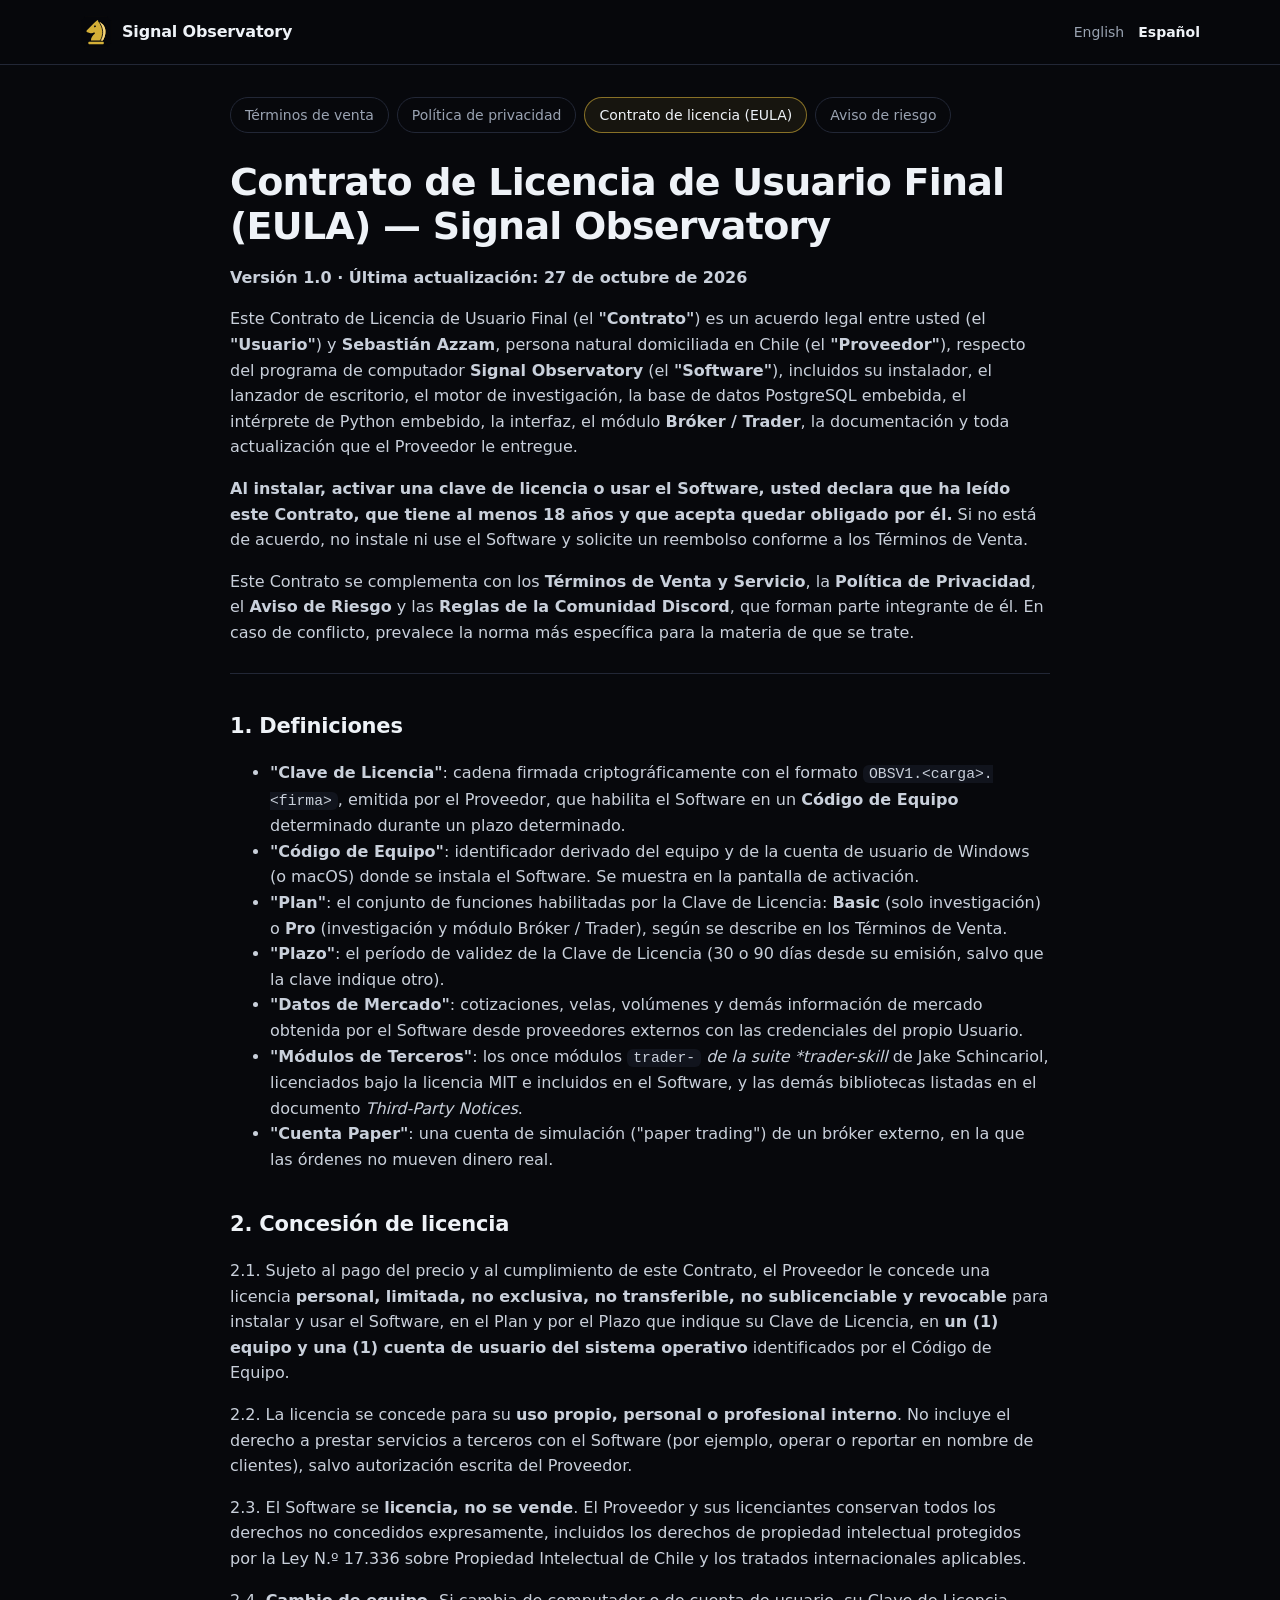
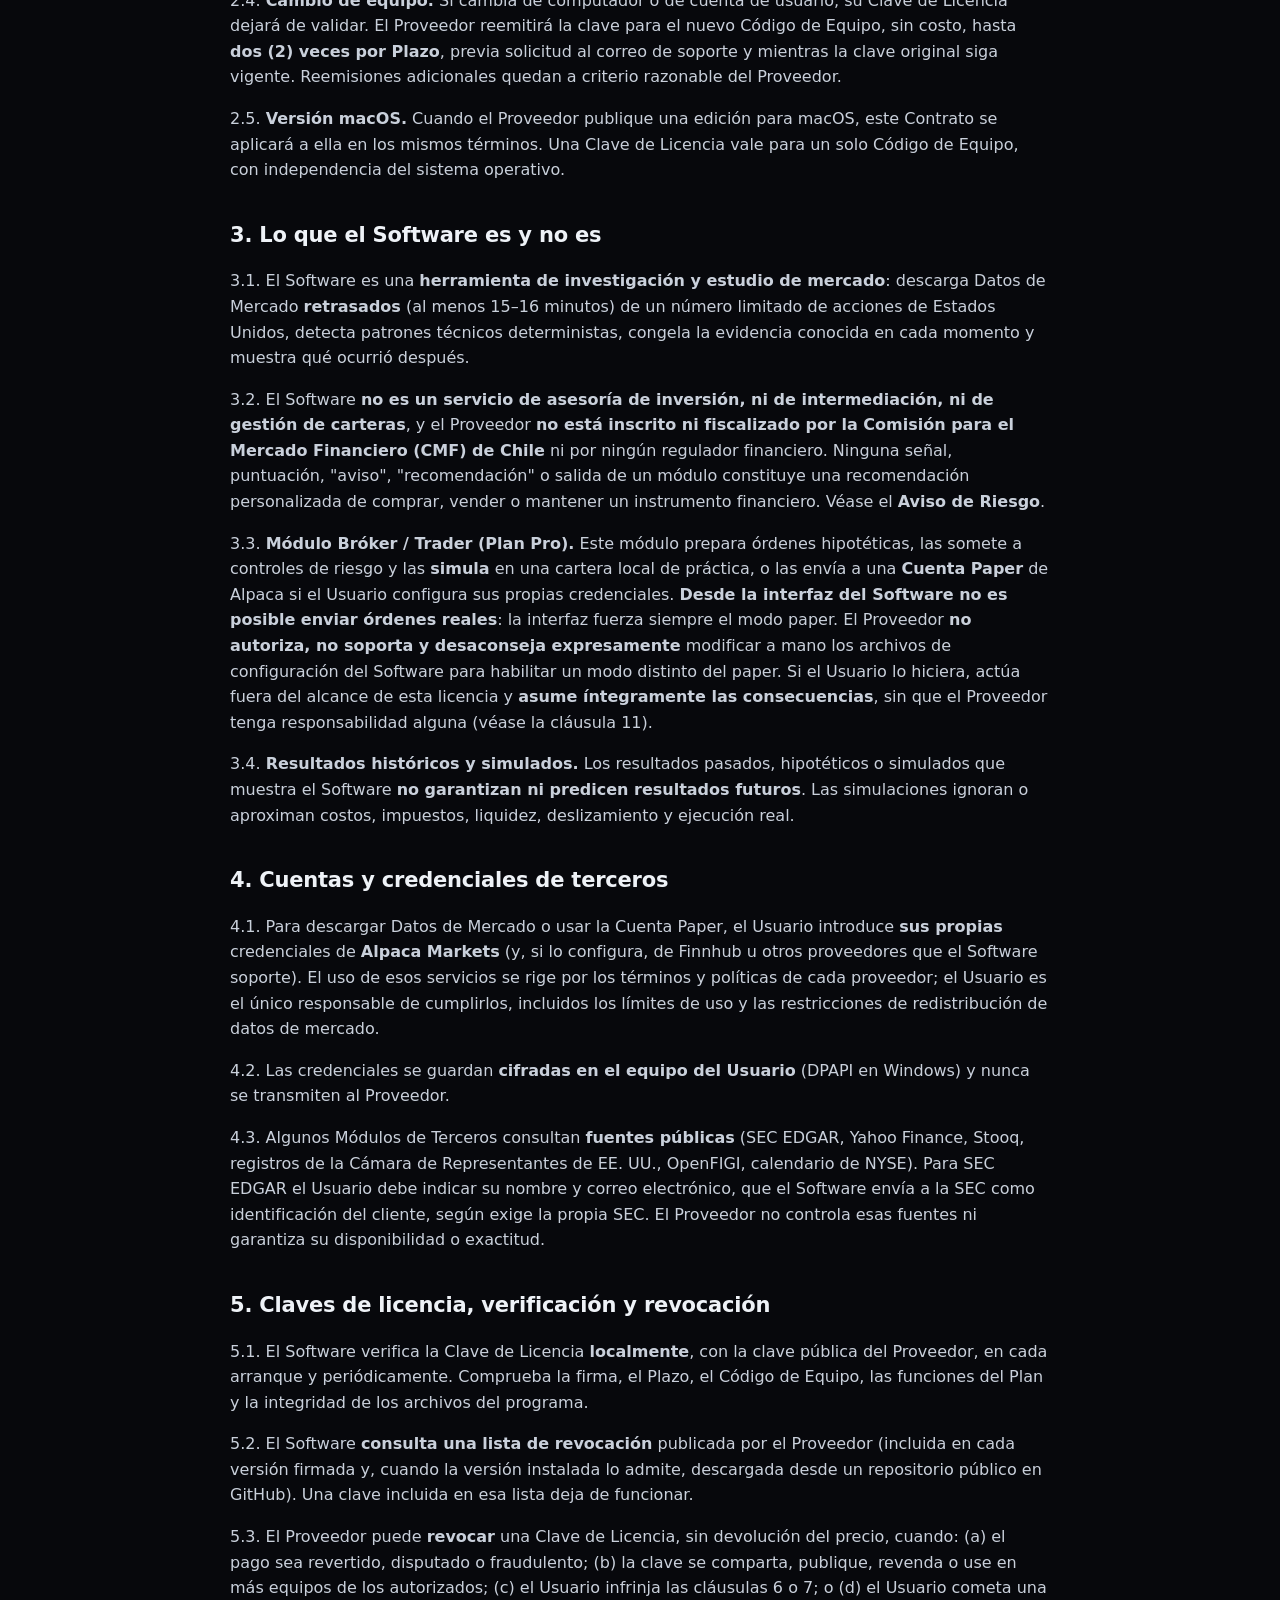
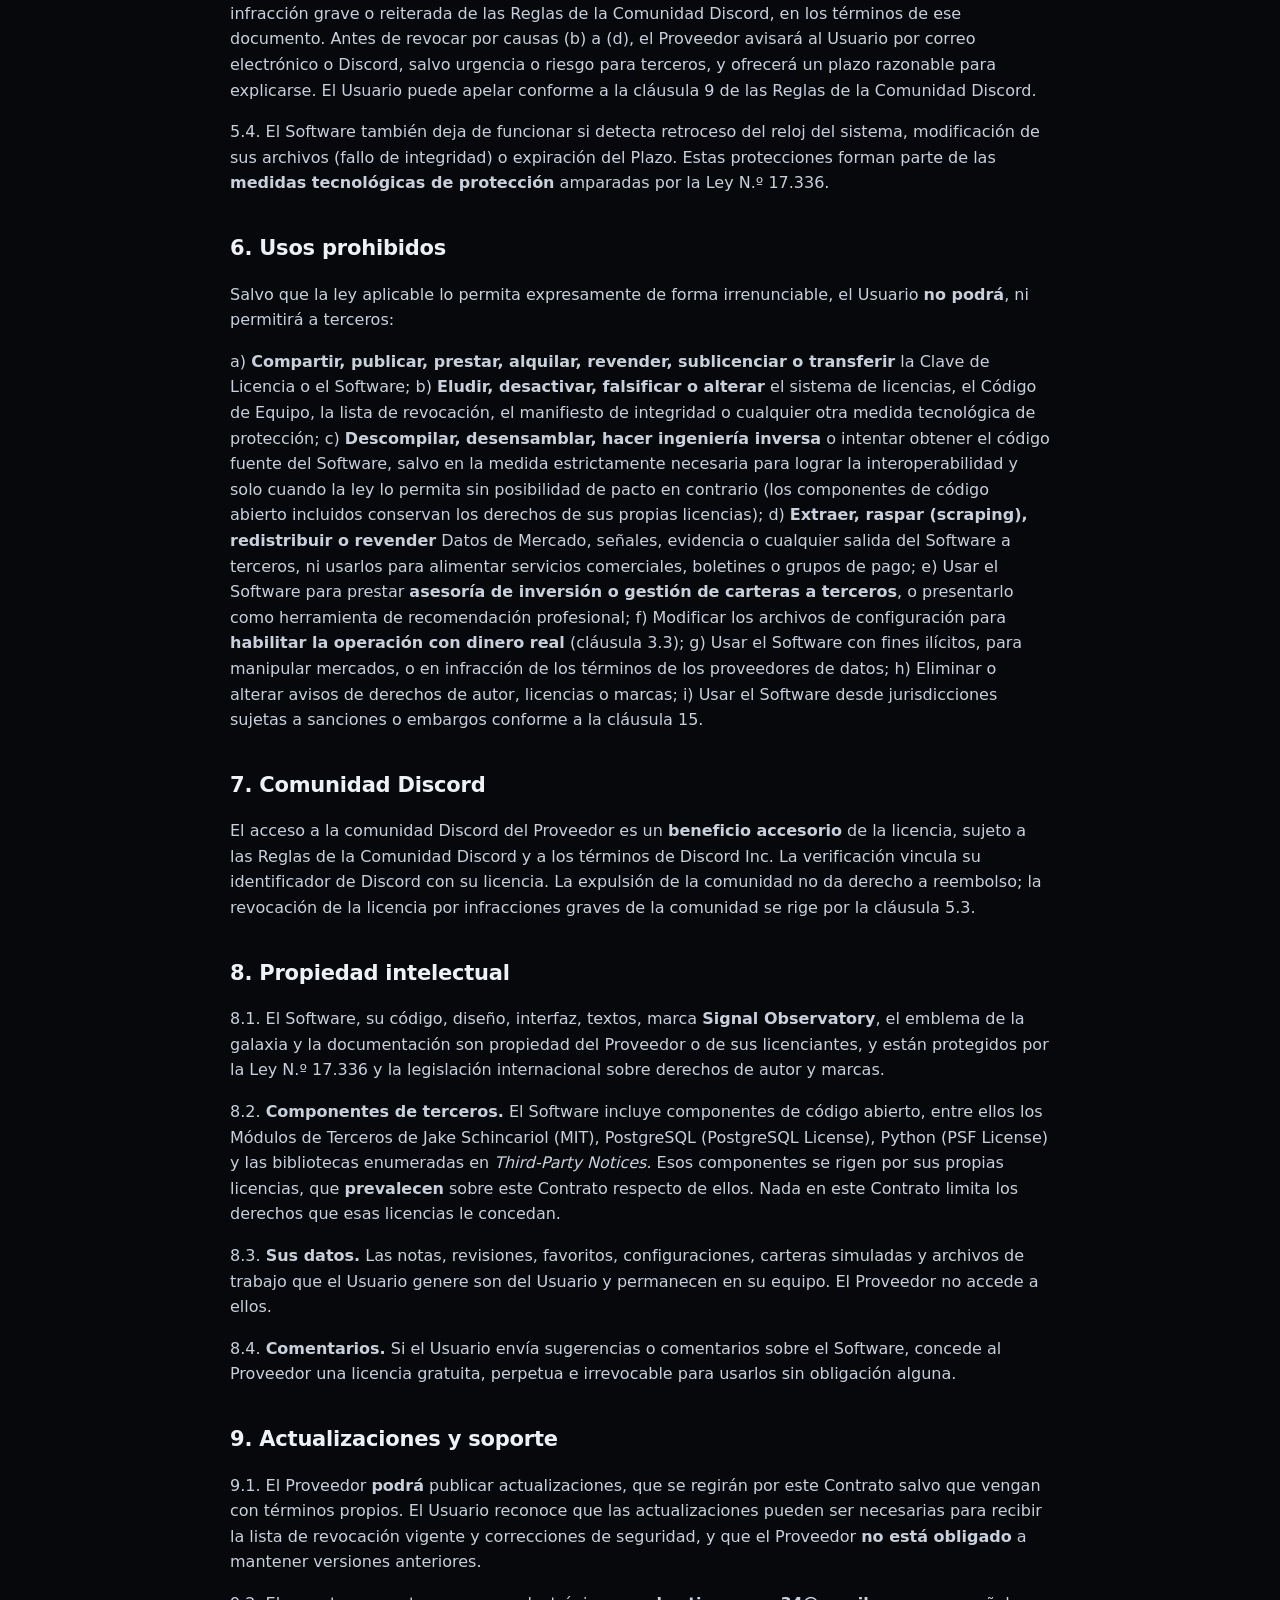
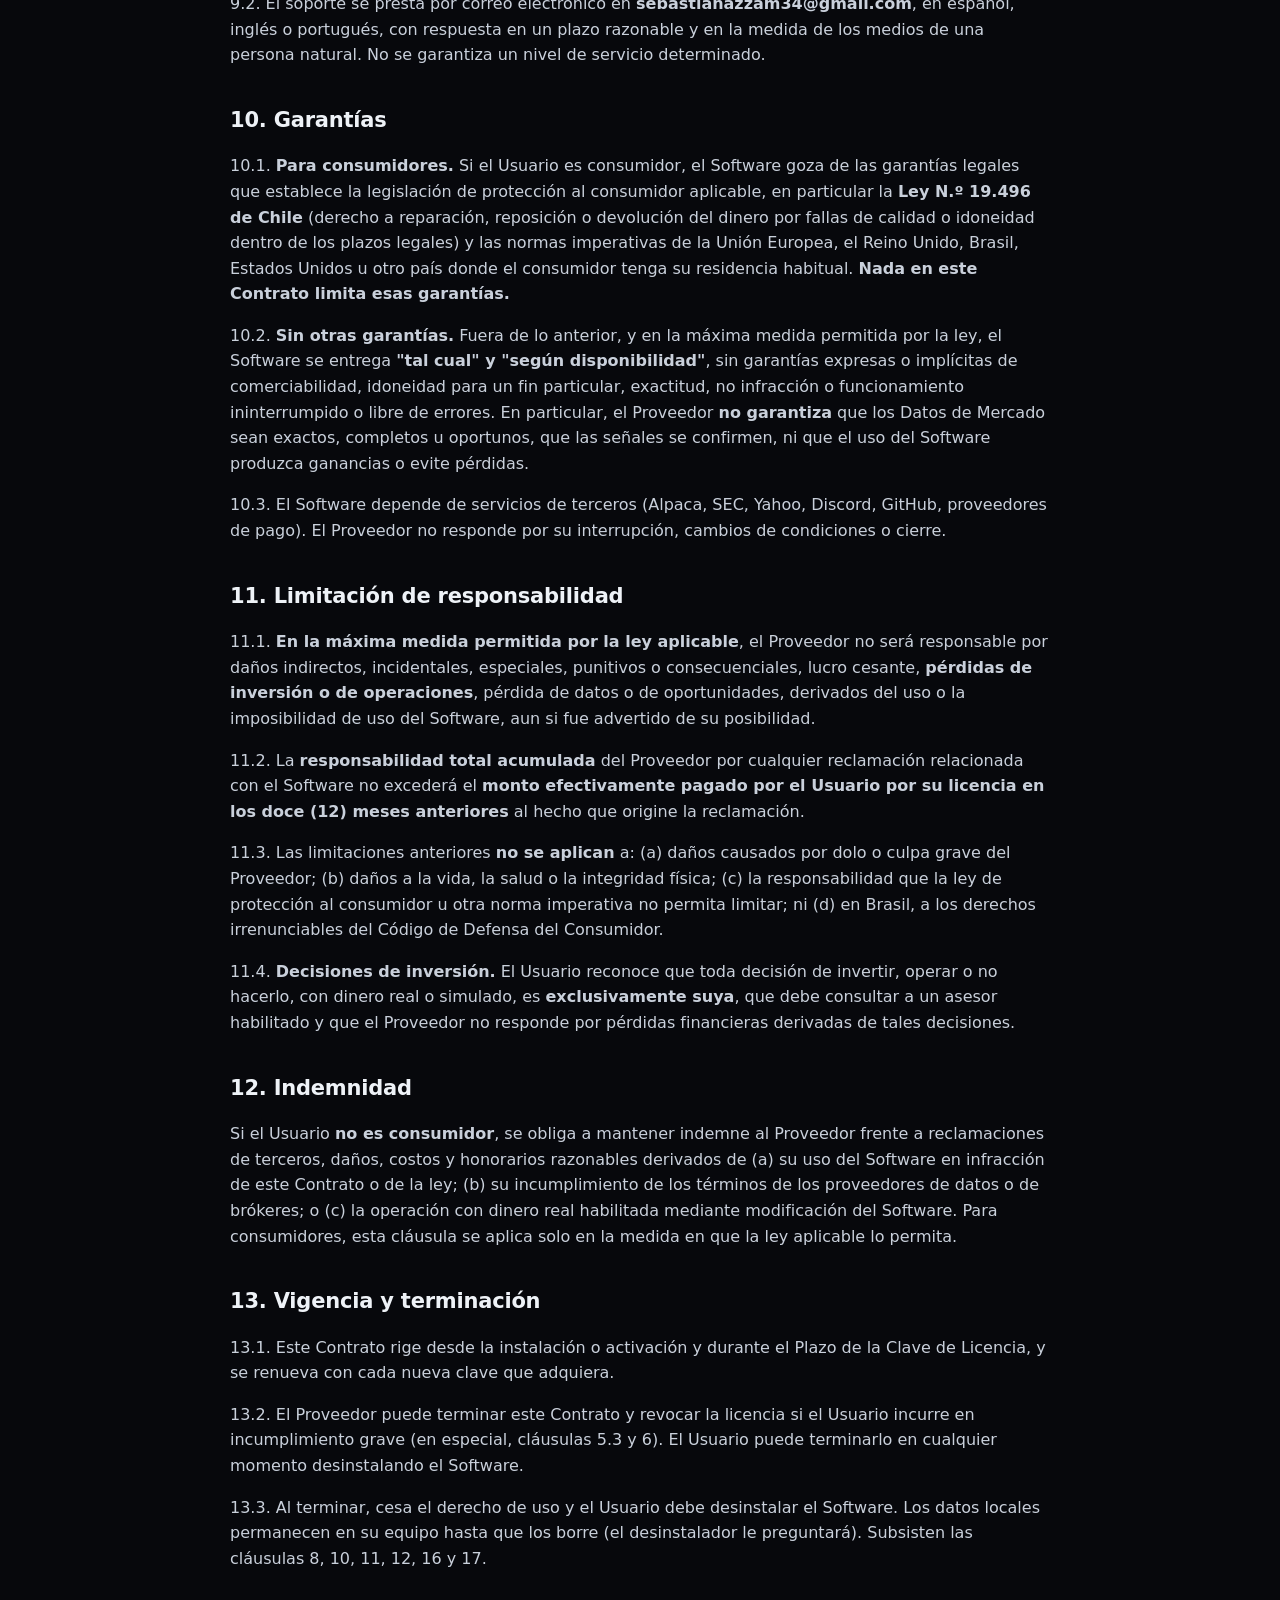
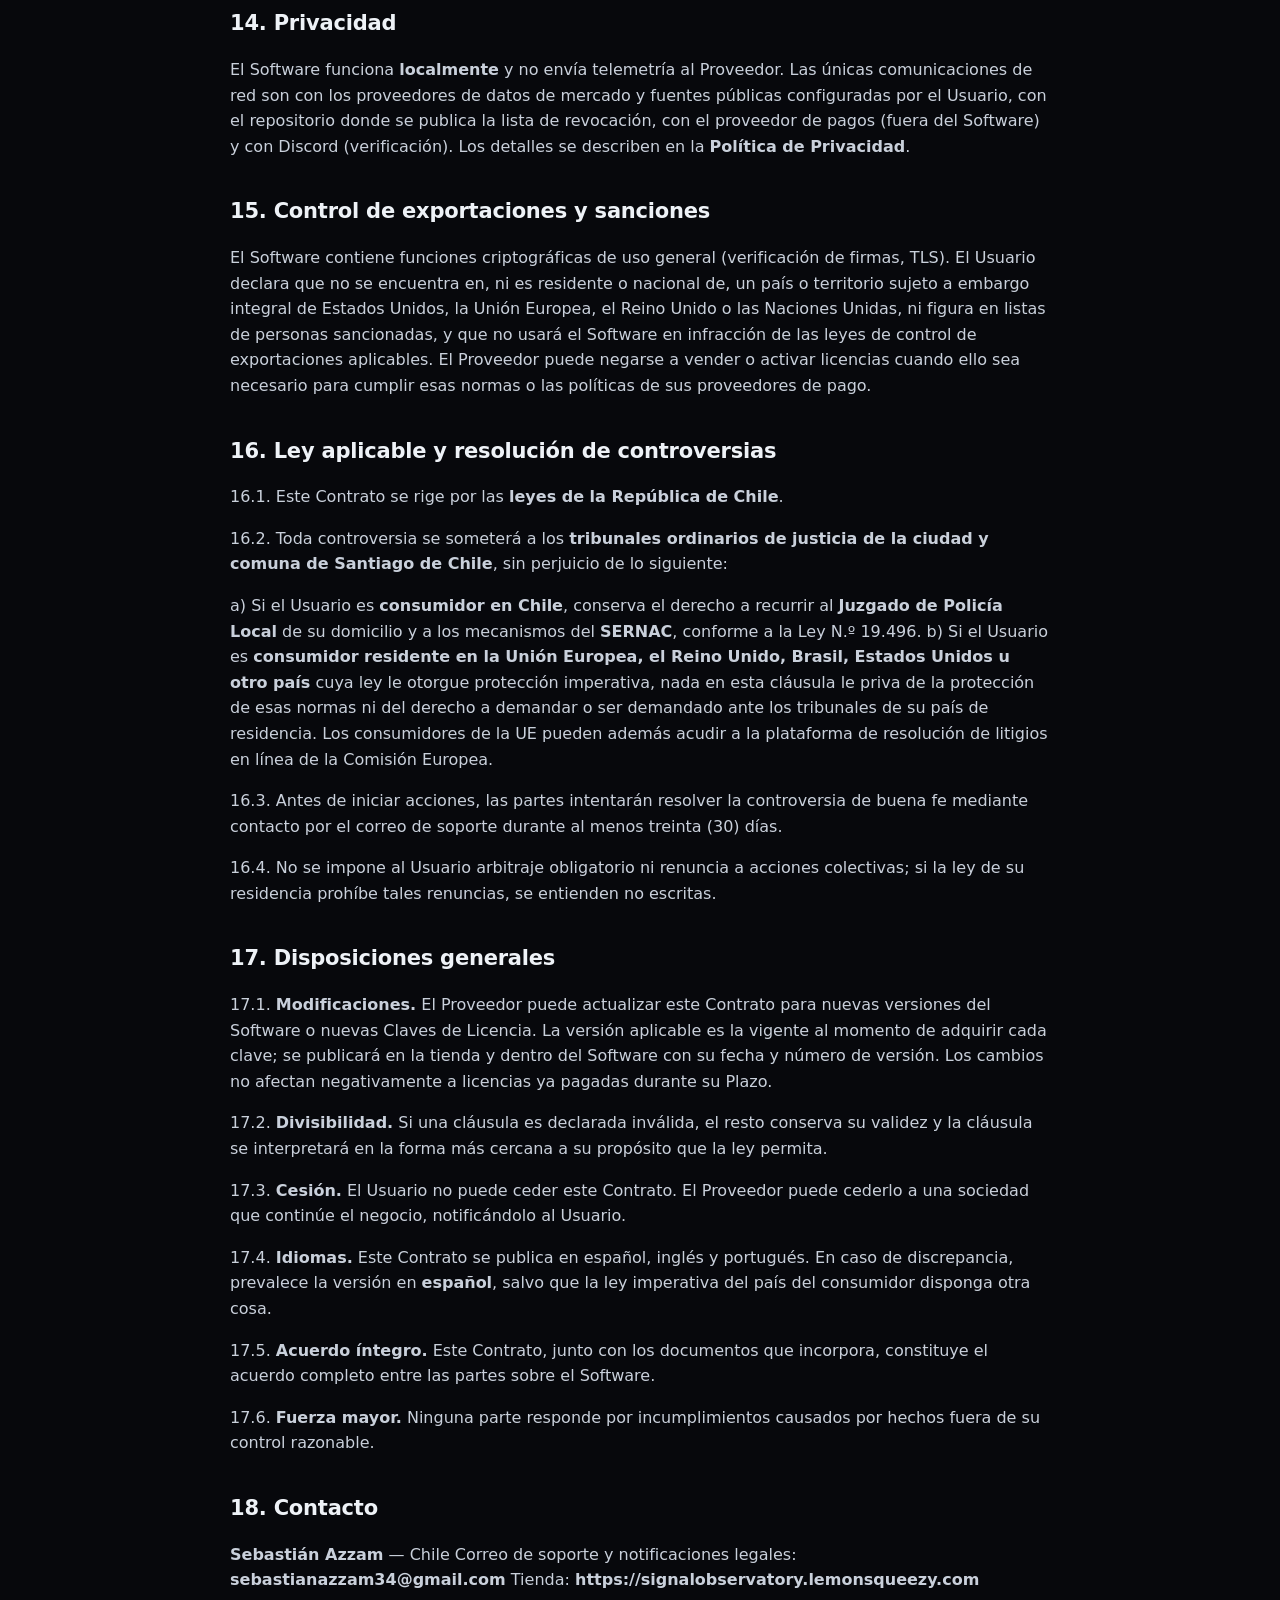
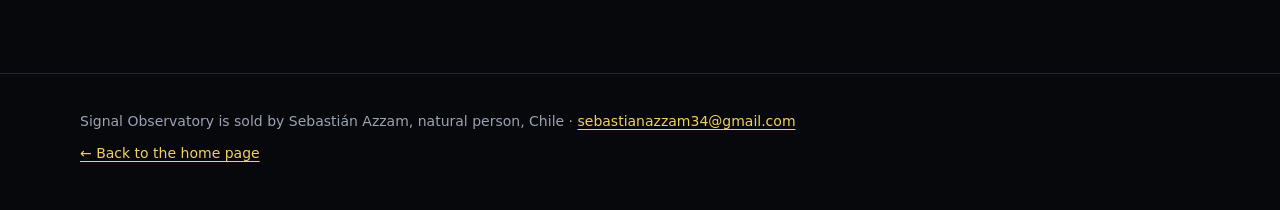
<file: legal/eula.es.html>
<!doctype html>
<html lang="es">
<head>
<meta charset="utf-8">
<meta name="viewport" content="width=device-width, initial-scale=1">
<title>Contrato de licencia (EULA) · Signal Observatory</title>
<meta name="description" content="Contrato de licencia (EULA) for Signal Observatory, desktop market research software sold by Sebastián Azzam (Chile).">
<link rel="icon" href="../assets/favicon.png">
<link rel="stylesheet" href="../style.css">
</head>
<body class="doc">
<header class="bar"><div class="wrap bar-in">
<a class="brand" href="../index.html"><img src="../assets/logo.svg" alt="" width="32" height="32"><span>Signal Observatory</span></a>
<nav class="doc-nav"><a href="eula.en.html">English</a> <a href="eula.es.html" aria-current=page>Español</a></nav>
</div></header>
<main class="wrap legal">
<nav class="legal-tabs" aria-label="Legal documents"><a href="terms.es.html">Términos de venta</a><a href="privacy.es.html">Política de privacidad</a><a href="eula.es.html" aria-current=page>Contrato de licencia (EULA)</a><a href="risk.es.html">Aviso de riesgo</a></nav>
<article>
<h1>Contrato de Licencia de Usuario Final (EULA) — Signal Observatory</h1>
<p><strong>Versión 1.0 · Última actualización: 27 de octubre de 2026</strong></p>
<p>Este Contrato de Licencia de Usuario Final (el <strong>"Contrato"</strong>) es un acuerdo legal entre usted (el <strong>"Usuario"</strong>) y <strong>Sebastián Azzam</strong>, persona natural domiciliada en Chile (el <strong>"Proveedor"</strong>), respecto del programa de computador <strong>Signal Observatory</strong> (el <strong>"Software"</strong>), incluidos su instalador, el lanzador de escritorio, el motor de investigación, la base de datos PostgreSQL embebida, el intérprete de Python embebido, la interfaz, el módulo <strong>Bróker / Trader</strong>, la documentación y toda actualización que el Proveedor le entregue.</p>
<p><strong>Al instalar, activar una clave de licencia o usar el Software, usted declara que ha leído este Contrato, que tiene al menos 18 años y que acepta quedar obligado por él.</strong> Si no está de acuerdo, no instale ni use el Software y solicite un reembolso conforme a los Términos de Venta.</p>
<p>Este Contrato se complementa con los <strong>Términos de Venta y Servicio</strong>, la <strong>Política de Privacidad</strong>, el <strong>Aviso de Riesgo</strong> y las <strong>Reglas de la Comunidad Discord</strong>, que forman parte integrante de él. En caso de conflicto, prevalece la norma más específica para la materia de que se trate.</p>
<hr>
<h2>1. Definiciones</h2>
<ul><li><strong>"Clave de Licencia"</strong>: cadena firmada criptográficamente con el formato <code>OBSV1.&lt;carga&gt;.&lt;firma&gt;</code>, emitida por el Proveedor, que habilita el Software en un <strong>Código de Equipo</strong> determinado durante un plazo determinado.</li><li><strong>"Código de Equipo"</strong>: identificador derivado del equipo y de la cuenta de usuario de Windows (o macOS) donde se instala el Software. Se muestra en la pantalla de activación.</li><li><strong>"Plan"</strong>: el conjunto de funciones habilitadas por la Clave de Licencia: <strong>Basic</strong> (solo investigación) o <strong>Pro</strong> (investigación y módulo Bróker / Trader), según se describe en los Términos de Venta.</li><li><strong>"Plazo"</strong>: el período de validez de la Clave de Licencia (30 o 90 días desde su emisión, salvo que la clave indique otro).</li><li><strong>"Datos de Mercado"</strong>: cotizaciones, velas, volúmenes y demás información de mercado obtenida por el Software desde proveedores externos con las credenciales del propio Usuario.</li><li><strong>"Módulos de Terceros"</strong>: los once módulos <code>trader-<em></code> de la suite *trader-skill</em> de Jake Schincariol, licenciados bajo la licencia MIT e incluidos en el Software, y las demás bibliotecas listadas en el documento <em>Third-Party Notices</em>.</li><li><strong>"Cuenta Paper"</strong>: una cuenta de simulación ("paper trading") de un bróker externo, en la que las órdenes no mueven dinero real.</li></ul>
<h2>2. Concesión de licencia</h2>
<p>2.1. Sujeto al pago del precio y al cumplimiento de este Contrato, el Proveedor le concede una licencia <strong>personal, limitada, no exclusiva, no transferible, no sublicenciable y revocable</strong> para instalar y usar el Software, en el Plan y por el Plazo que indique su Clave de Licencia, en <strong>un (1) equipo y una (1) cuenta de usuario del sistema operativo</strong> identificados por el Código de Equipo.</p>
<p>2.2. La licencia se concede para su <strong>uso propio, personal o profesional interno</strong>. No incluye el derecho a prestar servicios a terceros con el Software (por ejemplo, operar o reportar en nombre de clientes), salvo autorización escrita del Proveedor.</p>
<p>2.3. El Software se <strong>licencia, no se vende</strong>. El Proveedor y sus licenciantes conservan todos los derechos no concedidos expresamente, incluidos los derechos de propiedad intelectual protegidos por la Ley N.º 17.336 sobre Propiedad Intelectual de Chile y los tratados internacionales aplicables.</p>
<p>2.4. <strong>Cambio de equipo.</strong> Si cambia de computador o de cuenta de usuario, su Clave de Licencia dejará de validar. El Proveedor reemitirá la clave para el nuevo Código de Equipo, sin costo, hasta <strong>dos (2) veces por Plazo</strong>, previa solicitud al correo de soporte y mientras la clave original siga vigente. Reemisiones adicionales quedan a criterio razonable del Proveedor.</p>
<p>2.5. <strong>Versión macOS.</strong> Cuando el Proveedor publique una edición para macOS, este Contrato se aplicará a ella en los mismos términos. Una Clave de Licencia vale para un solo Código de Equipo, con independencia del sistema operativo.</p>
<h2>3. Lo que el Software es y no es</h2>
<p>3.1. El Software es una <strong>herramienta de investigación y estudio de mercado</strong>: descarga Datos de Mercado <strong>retrasados</strong> (al menos 15–16 minutos) de un número limitado de acciones de Estados Unidos, detecta patrones técnicos deterministas, congela la evidencia conocida en cada momento y muestra qué ocurrió después.</p>
<p>3.2. El Software <strong>no es un servicio de asesoría de inversión, ni de intermediación, ni de gestión de carteras</strong>, y el Proveedor <strong>no está inscrito ni fiscalizado por la Comisión para el Mercado Financiero (CMF) de Chile</strong> ni por ningún regulador financiero. Ninguna señal, puntuación, "aviso", "recomendación" o salida de un módulo constituye una recomendación personalizada de comprar, vender o mantener un instrumento financiero. Véase el <strong>Aviso de Riesgo</strong>.</p>
<p>3.3. <strong>Módulo Bróker / Trader (Plan Pro).</strong> Este módulo prepara órdenes hipotéticas, las somete a controles de riesgo y las <strong>simula</strong> en una cartera local de práctica, o las envía a una <strong>Cuenta Paper</strong> de Alpaca si el Usuario configura sus propias credenciales. <strong>Desde la interfaz del Software no es posible enviar órdenes reales</strong>: la interfaz fuerza siempre el modo paper. El Proveedor <strong>no autoriza, no soporta y desaconseja expresamente</strong> modificar a mano los archivos de configuración del Software para habilitar un modo distinto del paper. Si el Usuario lo hiciera, actúa fuera del alcance de esta licencia y <strong>asume íntegramente las consecuencias</strong>, sin que el Proveedor tenga responsabilidad alguna (véase la cláusula 11).</p>
<p>3.4. <strong>Resultados históricos y simulados.</strong> Los resultados pasados, hipotéticos o simulados que muestra el Software <strong>no garantizan ni predicen resultados futuros</strong>. Las simulaciones ignoran o aproximan costos, impuestos, liquidez, deslizamiento y ejecución real.</p>
<h2>4. Cuentas y credenciales de terceros</h2>
<p>4.1. Para descargar Datos de Mercado o usar la Cuenta Paper, el Usuario introduce <strong>sus propias</strong> credenciales de <strong>Alpaca Markets</strong> (y, si lo configura, de Finnhub u otros proveedores que el Software soporte). El uso de esos servicios se rige por los términos y políticas de cada proveedor; el Usuario es el único responsable de cumplirlos, incluidos los límites de uso y las restricciones de redistribución de datos de mercado.</p>
<p>4.2. Las credenciales se guardan <strong>cifradas en el equipo del Usuario</strong> (DPAPI en Windows) y nunca se transmiten al Proveedor.</p>
<p>4.3. Algunos Módulos de Terceros consultan <strong>fuentes públicas</strong> (SEC EDGAR, Yahoo Finance, Stooq, registros de la Cámara de Representantes de EE. UU., OpenFIGI, calendario de NYSE). Para SEC EDGAR el Usuario debe indicar su nombre y correo electrónico, que el Software envía a la SEC como identificación del cliente, según exige la propia SEC. El Proveedor no controla esas fuentes ni garantiza su disponibilidad o exactitud.</p>
<h2>5. Claves de licencia, verificación y revocación</h2>
<p>5.1. El Software verifica la Clave de Licencia <strong>localmente</strong>, con la clave pública del Proveedor, en cada arranque y periódicamente. Comprueba la firma, el Plazo, el Código de Equipo, las funciones del Plan y la integridad de los archivos del programa.</p>
<p>5.2. El Software <strong>consulta una lista de revocación</strong> publicada por el Proveedor (incluida en cada versión firmada y, cuando la versión instalada lo admite, descargada desde un repositorio público en GitHub). Una clave incluida en esa lista deja de funcionar.</p>
<p>5.3. El Proveedor puede <strong>revocar</strong> una Clave de Licencia, sin devolución del precio, cuando: (a) el pago sea revertido, disputado o fraudulento; (b) la clave se comparta, publique, revenda o use en más equipos de los autorizados; (c) el Usuario infrinja las cláusulas 6 o 7; o (d) el Usuario cometa una infracción grave o reiterada de las Reglas de la Comunidad Discord, en los términos de ese documento. Antes de revocar por causas (b) a (d), el Proveedor avisará al Usuario por correo electrónico o Discord, salvo urgencia o riesgo para terceros, y ofrecerá un plazo razonable para explicarse. El Usuario puede apelar conforme a la cláusula 9 de las Reglas de la Comunidad Discord.</p>
<p>5.4. El Software también deja de funcionar si detecta retroceso del reloj del sistema, modificación de sus archivos (fallo de integridad) o expiración del Plazo. Estas protecciones forman parte de las <strong>medidas tecnológicas de protección</strong> amparadas por la Ley N.º 17.336.</p>
<h2>6. Usos prohibidos</h2>
<p>Salvo que la ley aplicable lo permita expresamente de forma irrenunciable, el Usuario <strong>no podrá</strong>, ni permitirá a terceros:</p>
<p>a) <strong>Compartir, publicar, prestar, alquilar, revender, sublicenciar o transferir</strong> la Clave de Licencia o el Software; b) <strong>Eludir, desactivar, falsificar o alterar</strong> el sistema de licencias, el Código de Equipo, la lista de revocación, el manifiesto de integridad o cualquier otra medida tecnológica de protección; c) <strong>Descompilar, desensamblar, hacer ingeniería inversa</strong> o intentar obtener el código fuente del Software, salvo en la medida estrictamente necesaria para lograr la interoperabilidad y solo cuando la ley lo permita sin posibilidad de pacto en contrario (los componentes de código abierto incluidos conservan los derechos de sus propias licencias); d) <strong>Extraer, raspar (scraping), redistribuir o revender</strong> Datos de Mercado, señales, evidencia o cualquier salida del Software a terceros, ni usarlos para alimentar servicios comerciales, boletines o grupos de pago; e) Usar el Software para prestar <strong>asesoría de inversión o gestión de carteras a terceros</strong>, o presentarlo como herramienta de recomendación profesional; f) Modificar los archivos de configuración para <strong>habilitar la operación con dinero real</strong> (cláusula 3.3); g) Usar el Software con fines ilícitos, para manipular mercados, o en infracción de los términos de los proveedores de datos; h) Eliminar o alterar avisos de derechos de autor, licencias o marcas; i) Usar el Software desde jurisdicciones sujetas a sanciones o embargos conforme a la cláusula 15.</p>
<h2>7. Comunidad Discord</h2>
<p>El acceso a la comunidad Discord del Proveedor es un <strong>beneficio accesorio</strong> de la licencia, sujeto a las Reglas de la Comunidad Discord y a los términos de Discord Inc. La verificación vincula su identificador de Discord con su licencia. La expulsión de la comunidad no da derecho a reembolso; la revocación de la licencia por infracciones graves de la comunidad se rige por la cláusula 5.3.</p>
<h2>8. Propiedad intelectual</h2>
<p>8.1. El Software, su código, diseño, interfaz, textos, marca <strong>Signal Observatory</strong>, el emblema de la galaxia y la documentación son propiedad del Proveedor o de sus licenciantes, y están protegidos por la Ley N.º 17.336 y la legislación internacional sobre derechos de autor y marcas.</p>
<p>8.2. <strong>Componentes de terceros.</strong> El Software incluye componentes de código abierto, entre ellos los Módulos de Terceros de Jake Schincariol (MIT), PostgreSQL (PostgreSQL License), Python (PSF License) y las bibliotecas enumeradas en <em>Third-Party Notices</em>. Esos componentes se rigen por sus propias licencias, que <strong>prevalecen</strong> sobre este Contrato respecto de ellos. Nada en este Contrato limita los derechos que esas licencias le concedan.</p>
<p>8.3. <strong>Sus datos.</strong> Las notas, revisiones, favoritos, configuraciones, carteras simuladas y archivos de trabajo que el Usuario genere son del Usuario y permanecen en su equipo. El Proveedor no accede a ellos.</p>
<p>8.4. <strong>Comentarios.</strong> Si el Usuario envía sugerencias o comentarios sobre el Software, concede al Proveedor una licencia gratuita, perpetua e irrevocable para usarlos sin obligación alguna.</p>
<h2>9. Actualizaciones y soporte</h2>
<p>9.1. El Proveedor <strong>podrá</strong> publicar actualizaciones, que se regirán por este Contrato salvo que vengan con términos propios. El Usuario reconoce que las actualizaciones pueden ser necesarias para recibir la lista de revocación vigente y correcciones de seguridad, y que el Proveedor <strong>no está obligado</strong> a mantener versiones anteriores.</p>
<p>9.2. El soporte se presta por correo electrónico en <strong>sebastianazzam34@gmail.com</strong>, en español, inglés o portugués, con respuesta en un plazo razonable y en la medida de los medios de una persona natural. No se garantiza un nivel de servicio determinado.</p>
<h2>10. Garantías</h2>
<p>10.1. <strong>Para consumidores.</strong> Si el Usuario es consumidor, el Software goza de las garantías legales que establece la legislación de protección al consumidor aplicable, en particular la <strong>Ley N.º 19.496 de Chile</strong> (derecho a reparación, reposición o devolución del dinero por fallas de calidad o idoneidad dentro de los plazos legales) y las normas imperativas de la Unión Europea, el Reino Unido, Brasil, Estados Unidos u otro país donde el consumidor tenga su residencia habitual. <strong>Nada en este Contrato limita esas garantías.</strong></p>
<p>10.2. <strong>Sin otras garantías.</strong> Fuera de lo anterior, y en la máxima medida permitida por la ley, el Software se entrega <strong>"tal cual" y "según disponibilidad"</strong>, sin garantías expresas o implícitas de comerciabilidad, idoneidad para un fin particular, exactitud, no infracción o funcionamiento ininterrumpido o libre de errores. En particular, el Proveedor <strong>no garantiza</strong> que los Datos de Mercado sean exactos, completos u oportunos, que las señales se confirmen, ni que el uso del Software produzca ganancias o evite pérdidas.</p>
<p>10.3. El Software depende de servicios de terceros (Alpaca, SEC, Yahoo, Discord, GitHub, proveedores de pago). El Proveedor no responde por su interrupción, cambios de condiciones o cierre.</p>
<h2>11. Limitación de responsabilidad</h2>
<p>11.1. <strong>En la máxima medida permitida por la ley aplicable</strong>, el Proveedor no será responsable por daños indirectos, incidentales, especiales, punitivos o consecuenciales, lucro cesante, <strong>pérdidas de inversión o de operaciones</strong>, pérdida de datos o de oportunidades, derivados del uso o la imposibilidad de uso del Software, aun si fue advertido de su posibilidad.</p>
<p>11.2. La <strong>responsabilidad total acumulada</strong> del Proveedor por cualquier reclamación relacionada con el Software no excederá el <strong>monto efectivamente pagado por el Usuario por su licencia en los doce (12) meses anteriores</strong> al hecho que origine la reclamación.</p>
<p>11.3. Las limitaciones anteriores <strong>no se aplican</strong> a: (a) daños causados por dolo o culpa grave del Proveedor; (b) daños a la vida, la salud o la integridad física; (c) la responsabilidad que la ley de protección al consumidor u otra norma imperativa no permita limitar; ni (d) en Brasil, a los derechos irrenunciables del Código de Defensa del Consumidor.</p>
<p>11.4. <strong>Decisiones de inversión.</strong> El Usuario reconoce que toda decisión de invertir, operar o no hacerlo, con dinero real o simulado, es <strong>exclusivamente suya</strong>, que debe consultar a un asesor habilitado y que el Proveedor no responde por pérdidas financieras derivadas de tales decisiones.</p>
<h2>12. Indemnidad</h2>
<p>Si el Usuario <strong>no es consumidor</strong>, se obliga a mantener indemne al Proveedor frente a reclamaciones de terceros, daños, costos y honorarios razonables derivados de (a) su uso del Software en infracción de este Contrato o de la ley; (b) su incumplimiento de los términos de los proveedores de datos o de brókeres; o (c) la operación con dinero real habilitada mediante modificación del Software. Para consumidores, esta cláusula se aplica solo en la medida en que la ley aplicable lo permita.</p>
<h2>13. Vigencia y terminación</h2>
<p>13.1. Este Contrato rige desde la instalación o activación y durante el Plazo de la Clave de Licencia, y se renueva con cada nueva clave que adquiera.</p>
<p>13.2. El Proveedor puede terminar este Contrato y revocar la licencia si el Usuario incurre en incumplimiento grave (en especial, cláusulas 5.3 y 6). El Usuario puede terminarlo en cualquier momento desinstalando el Software.</p>
<p>13.3. Al terminar, cesa el derecho de uso y el Usuario debe desinstalar el Software. Los datos locales permanecen en su equipo hasta que los borre (el desinstalador le preguntará). Subsisten las cláusulas 8, 10, 11, 12, 16 y 17.</p>
<h2>14. Privacidad</h2>
<p>El Software funciona <strong>localmente</strong> y no envía telemetría al Proveedor. Las únicas comunicaciones de red son con los proveedores de datos de mercado y fuentes públicas configuradas por el Usuario, con el repositorio donde se publica la lista de revocación, con el proveedor de pagos (fuera del Software) y con Discord (verificación). Los detalles se describen en la <strong>Política de Privacidad</strong>.</p>
<h2>15. Control de exportaciones y sanciones</h2>
<p>El Software contiene funciones criptográficas de uso general (verificación de firmas, TLS). El Usuario declara que no se encuentra en, ni es residente o nacional de, un país o territorio sujeto a embargo integral de Estados Unidos, la Unión Europea, el Reino Unido o las Naciones Unidas, ni figura en listas de personas sancionadas, y que no usará el Software en infracción de las leyes de control de exportaciones aplicables. El Proveedor puede negarse a vender o activar licencias cuando ello sea necesario para cumplir esas normas o las políticas de sus proveedores de pago.</p>
<h2>16. Ley aplicable y resolución de controversias</h2>
<p>16.1. Este Contrato se rige por las <strong>leyes de la República de Chile</strong>.</p>
<p>16.2. Toda controversia se someterá a los <strong>tribunales ordinarios de justicia de la ciudad y comuna de Santiago de Chile</strong>, sin perjuicio de lo siguiente:</p>
<p>a) Si el Usuario es <strong>consumidor en Chile</strong>, conserva el derecho a recurrir al <strong>Juzgado de Policía Local</strong> de su domicilio y a los mecanismos del <strong>SERNAC</strong>, conforme a la Ley N.º 19.496. b) Si el Usuario es <strong>consumidor residente en la Unión Europea, el Reino Unido, Brasil, Estados Unidos u otro país</strong> cuya ley le otorgue protección imperativa, nada en esta cláusula le priva de la protección de esas normas ni del derecho a demandar o ser demandado ante los tribunales de su país de residencia. Los consumidores de la UE pueden además acudir a la plataforma de resolución de litigios en línea de la Comisión Europea.</p>
<p>16.3. Antes de iniciar acciones, las partes intentarán resolver la controversia de buena fe mediante contacto por el correo de soporte durante al menos treinta (30) días.</p>
<p>16.4. No se impone al Usuario arbitraje obligatorio ni renuncia a acciones colectivas; si la ley de su residencia prohíbe tales renuncias, se entienden no escritas.</p>
<h2>17. Disposiciones generales</h2>
<p>17.1. <strong>Modificaciones.</strong> El Proveedor puede actualizar este Contrato para nuevas versiones del Software o nuevas Claves de Licencia. La versión aplicable es la vigente al momento de adquirir cada clave; se publicará en la tienda y dentro del Software con su fecha y número de versión. Los cambios no afectan negativamente a licencias ya pagadas durante su Plazo.</p>
<p>17.2. <strong>Divisibilidad.</strong> Si una cláusula es declarada inválida, el resto conserva su validez y la cláusula se interpretará en la forma más cercana a su propósito que la ley permita.</p>
<p>17.3. <strong>Cesión.</strong> El Usuario no puede ceder este Contrato. El Proveedor puede cederlo a una sociedad que continúe el negocio, notificándolo al Usuario.</p>
<p>17.4. <strong>Idiomas.</strong> Este Contrato se publica en español, inglés y portugués. En caso de discrepancia, prevalece la versión en <strong>español</strong>, salvo que la ley imperativa del país del consumidor disponga otra cosa.</p>
<p>17.5. <strong>Acuerdo íntegro.</strong> Este Contrato, junto con los documentos que incorpora, constituye el acuerdo completo entre las partes sobre el Software.</p>
<p>17.6. <strong>Fuerza mayor.</strong> Ninguna parte responde por incumplimientos causados por hechos fuera de su control razonable.</p>
<h2>18. Contacto</h2>
<p><strong>Sebastián Azzam</strong> — Chile Correo de soporte y notificaciones legales: <strong>sebastianazzam34@gmail.com</strong> Tienda: <strong>https://signalobservatory.lemonsqueezy.com</strong></p>
</article>
</main>
<footer class="foot"><div class="wrap foot-in">
<p>Signal Observatory is sold by Sebastián Azzam, natural person, Chile · <a href="mailto:sebastianazzam34@gmail.com">sebastianazzam34@gmail.com</a></p>
<p><a href="../index.html">← Back to the home page</a></p>
</div></footer>
</body>
</html>
</file>
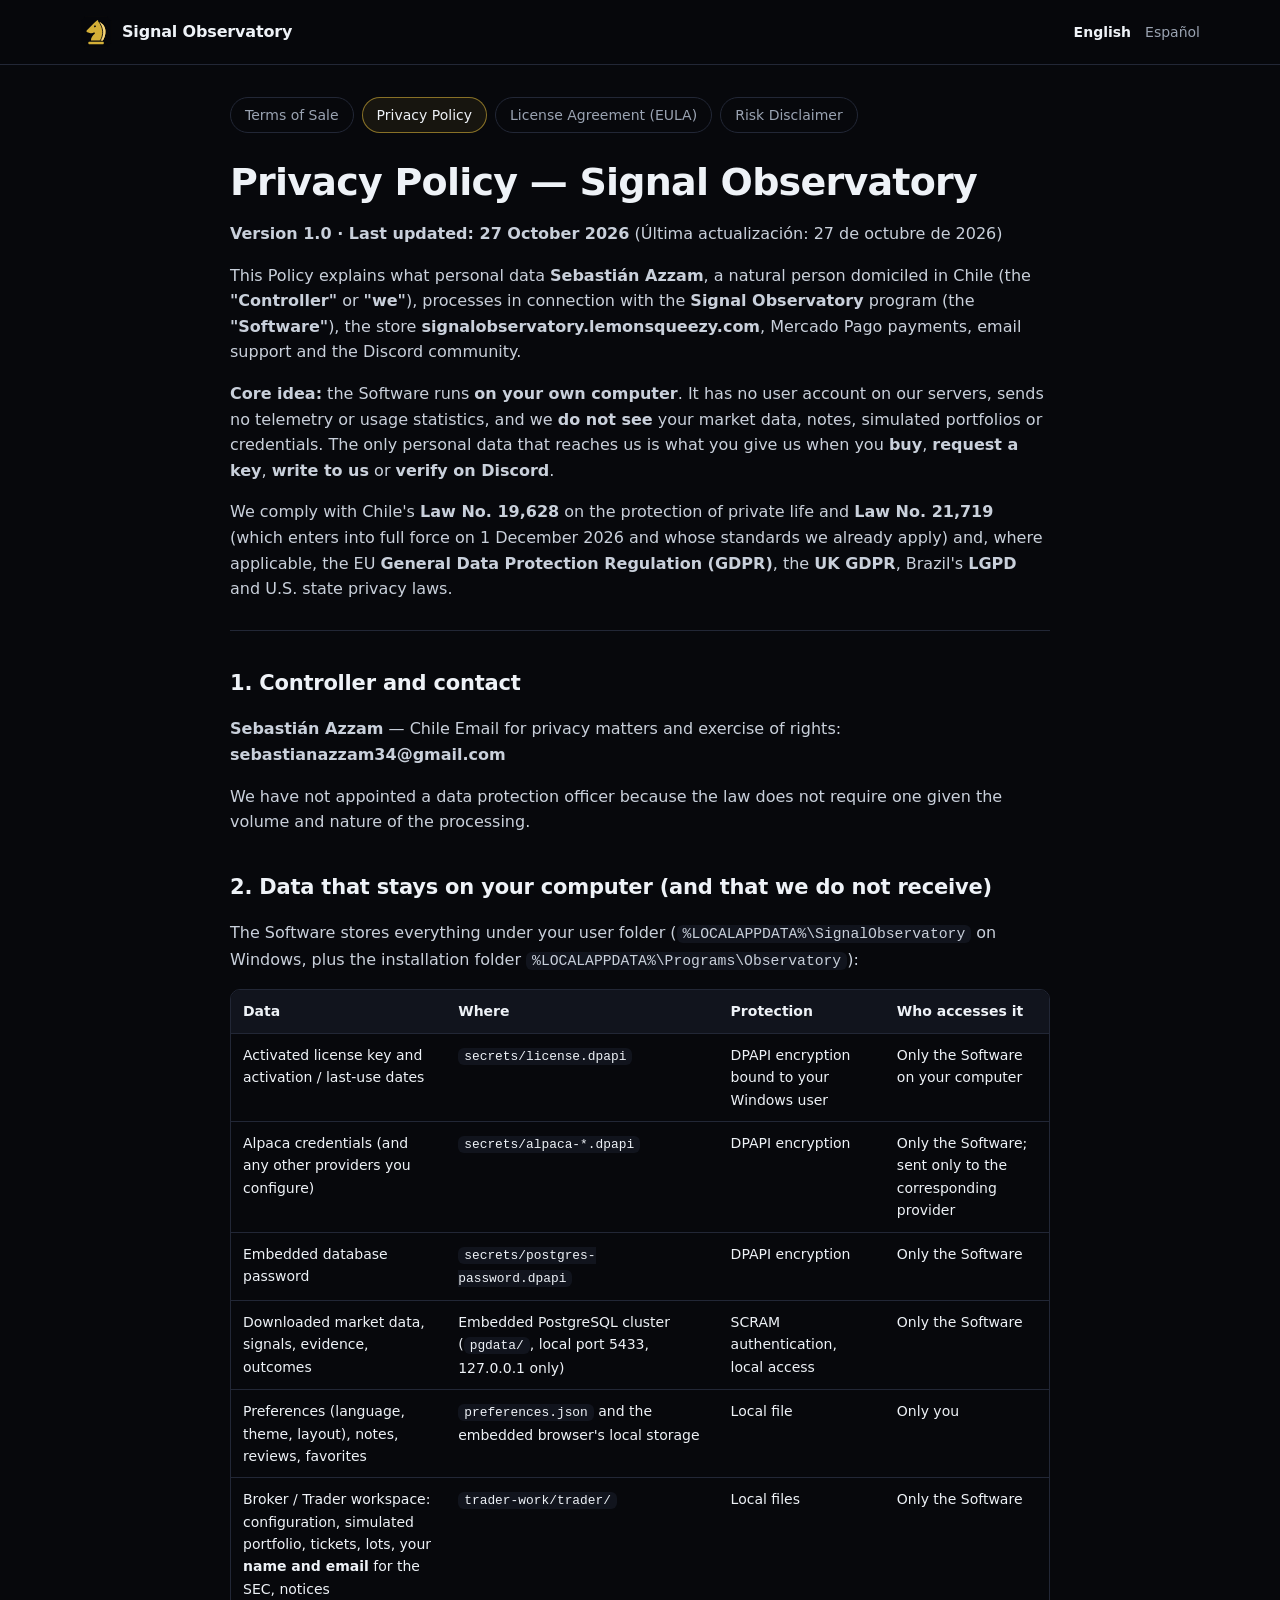
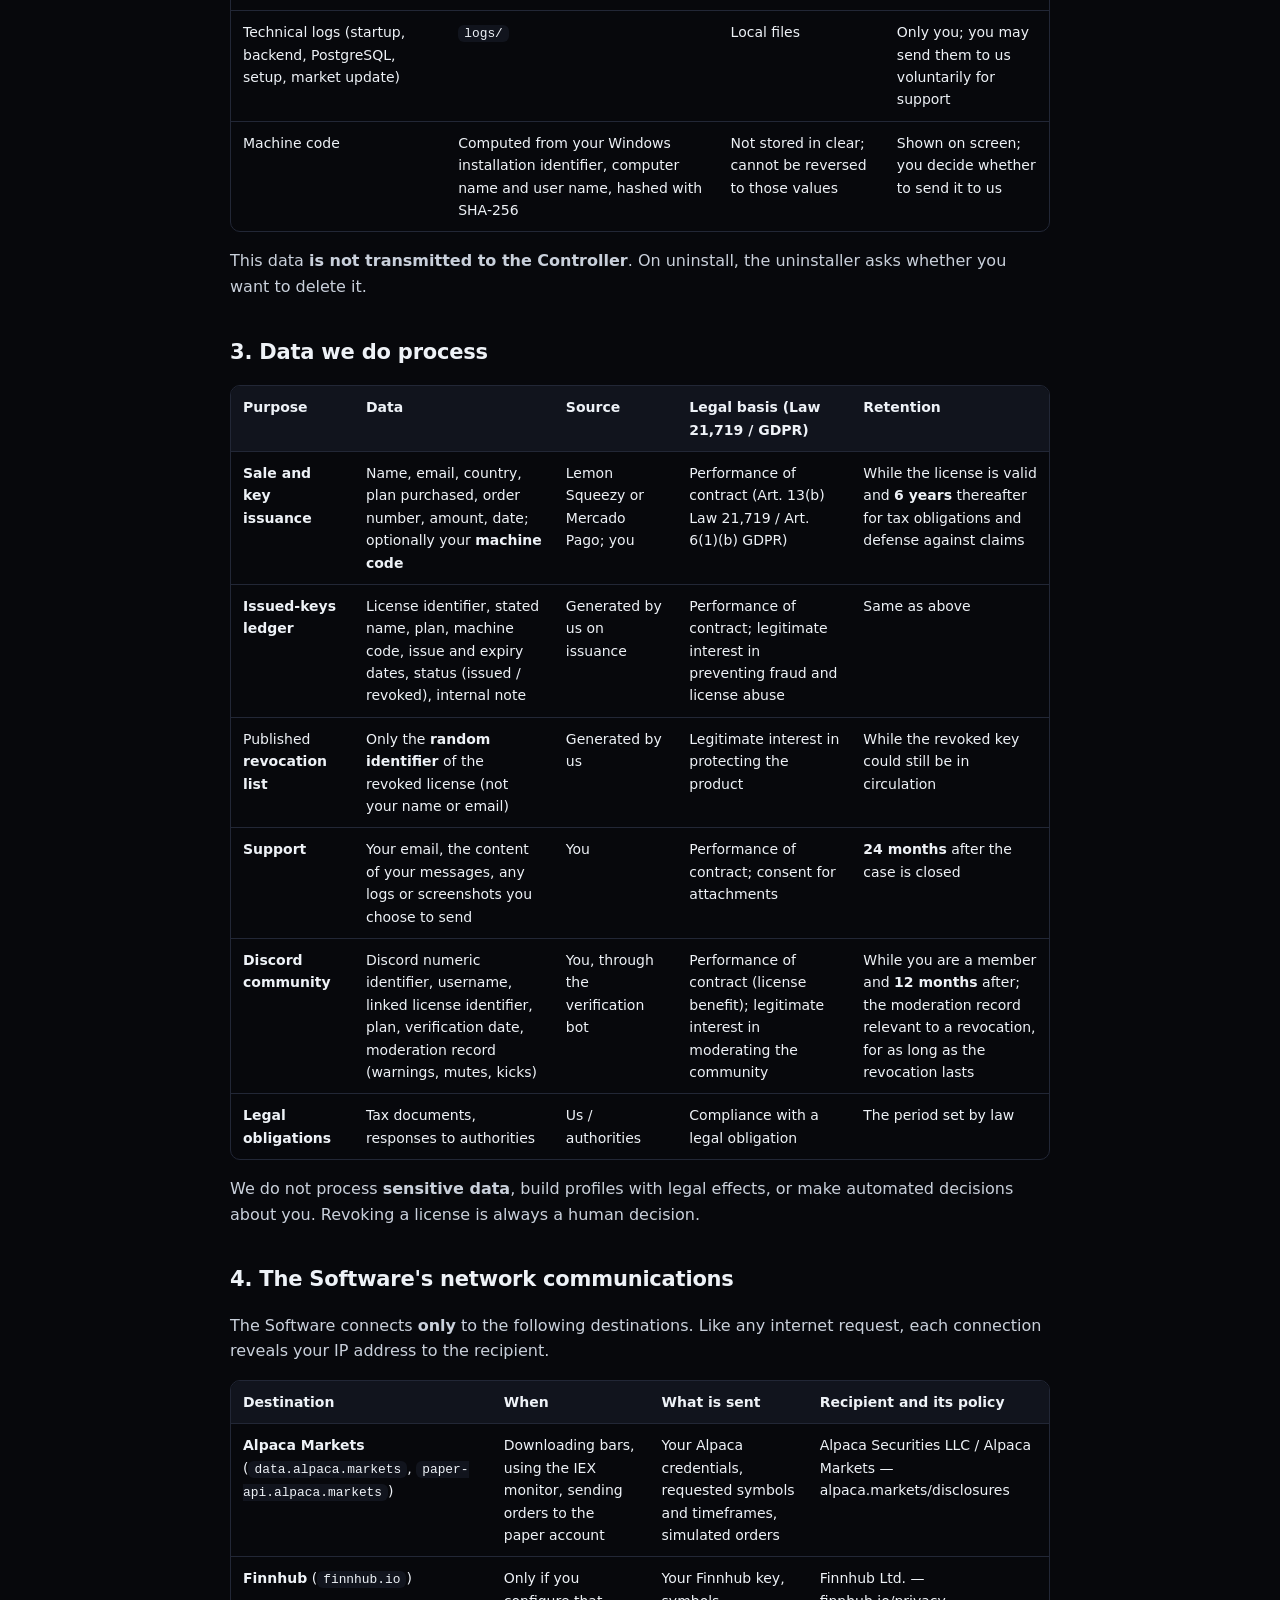
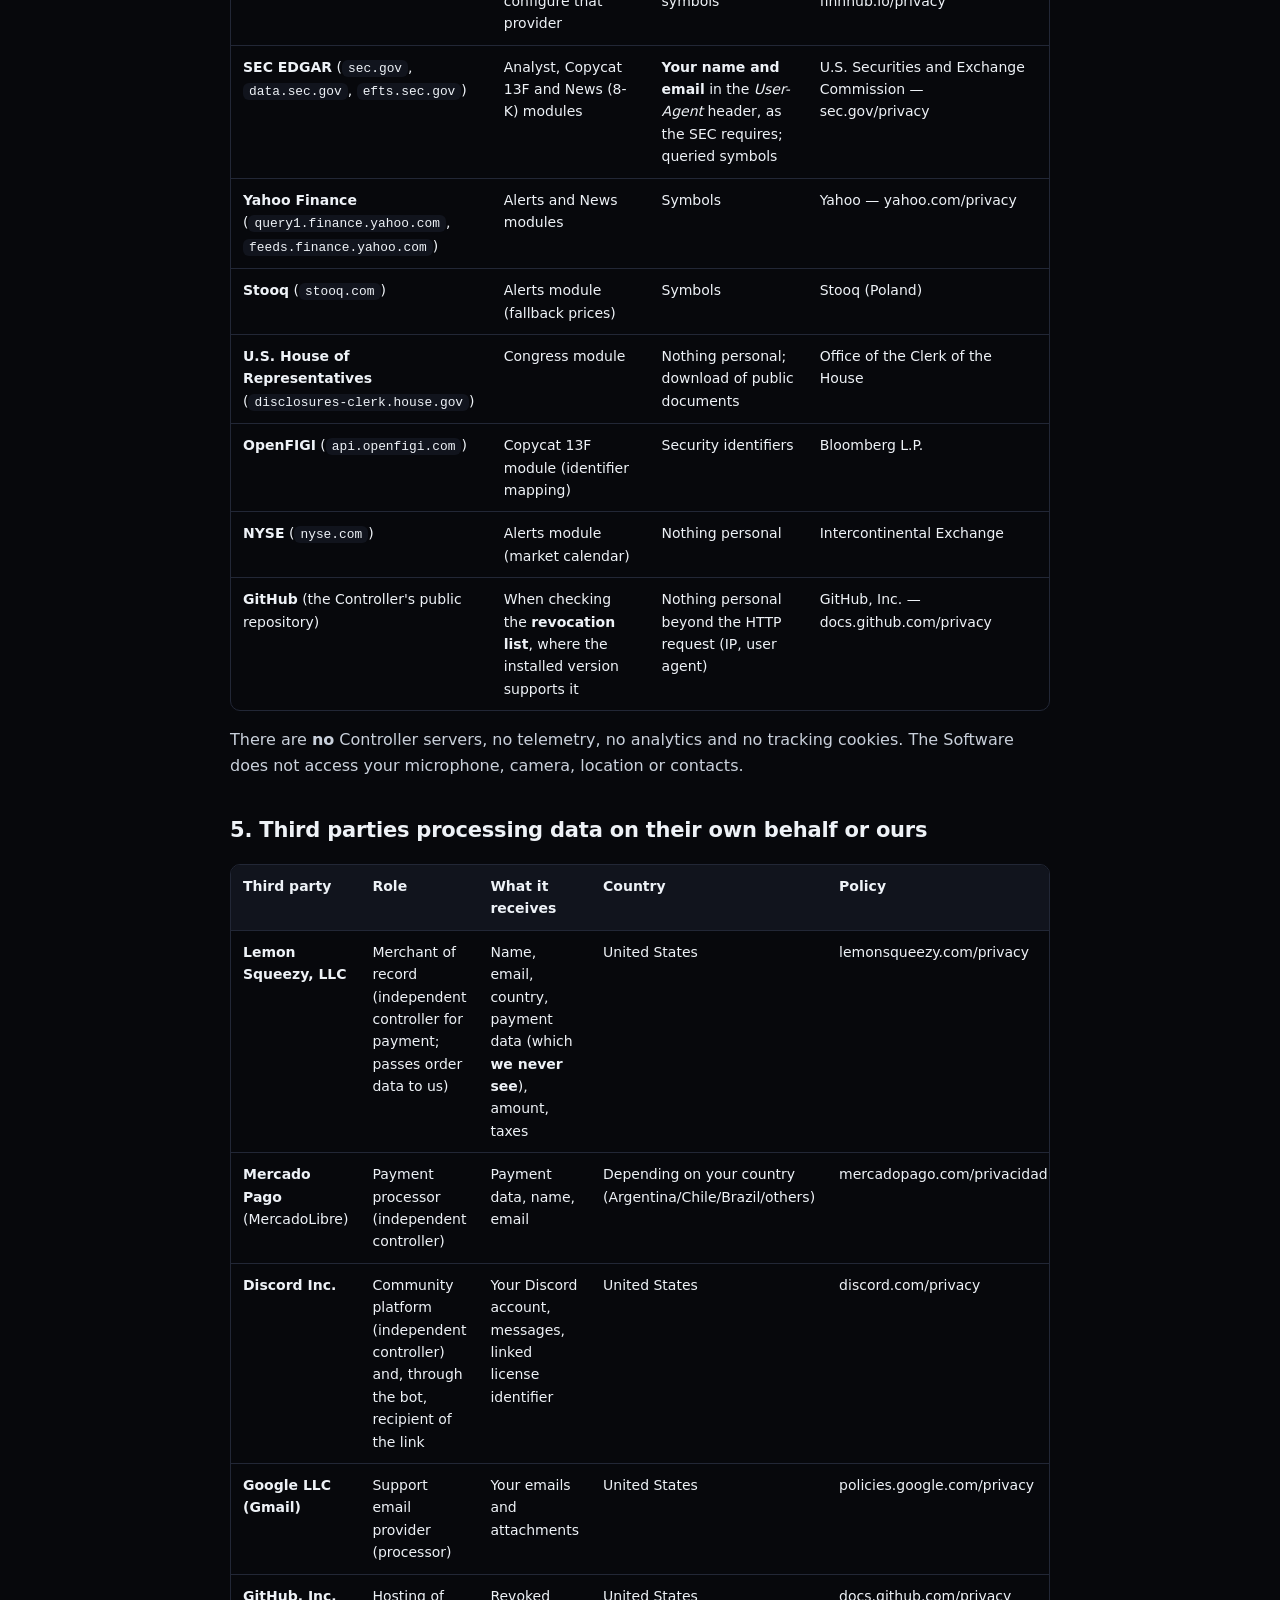
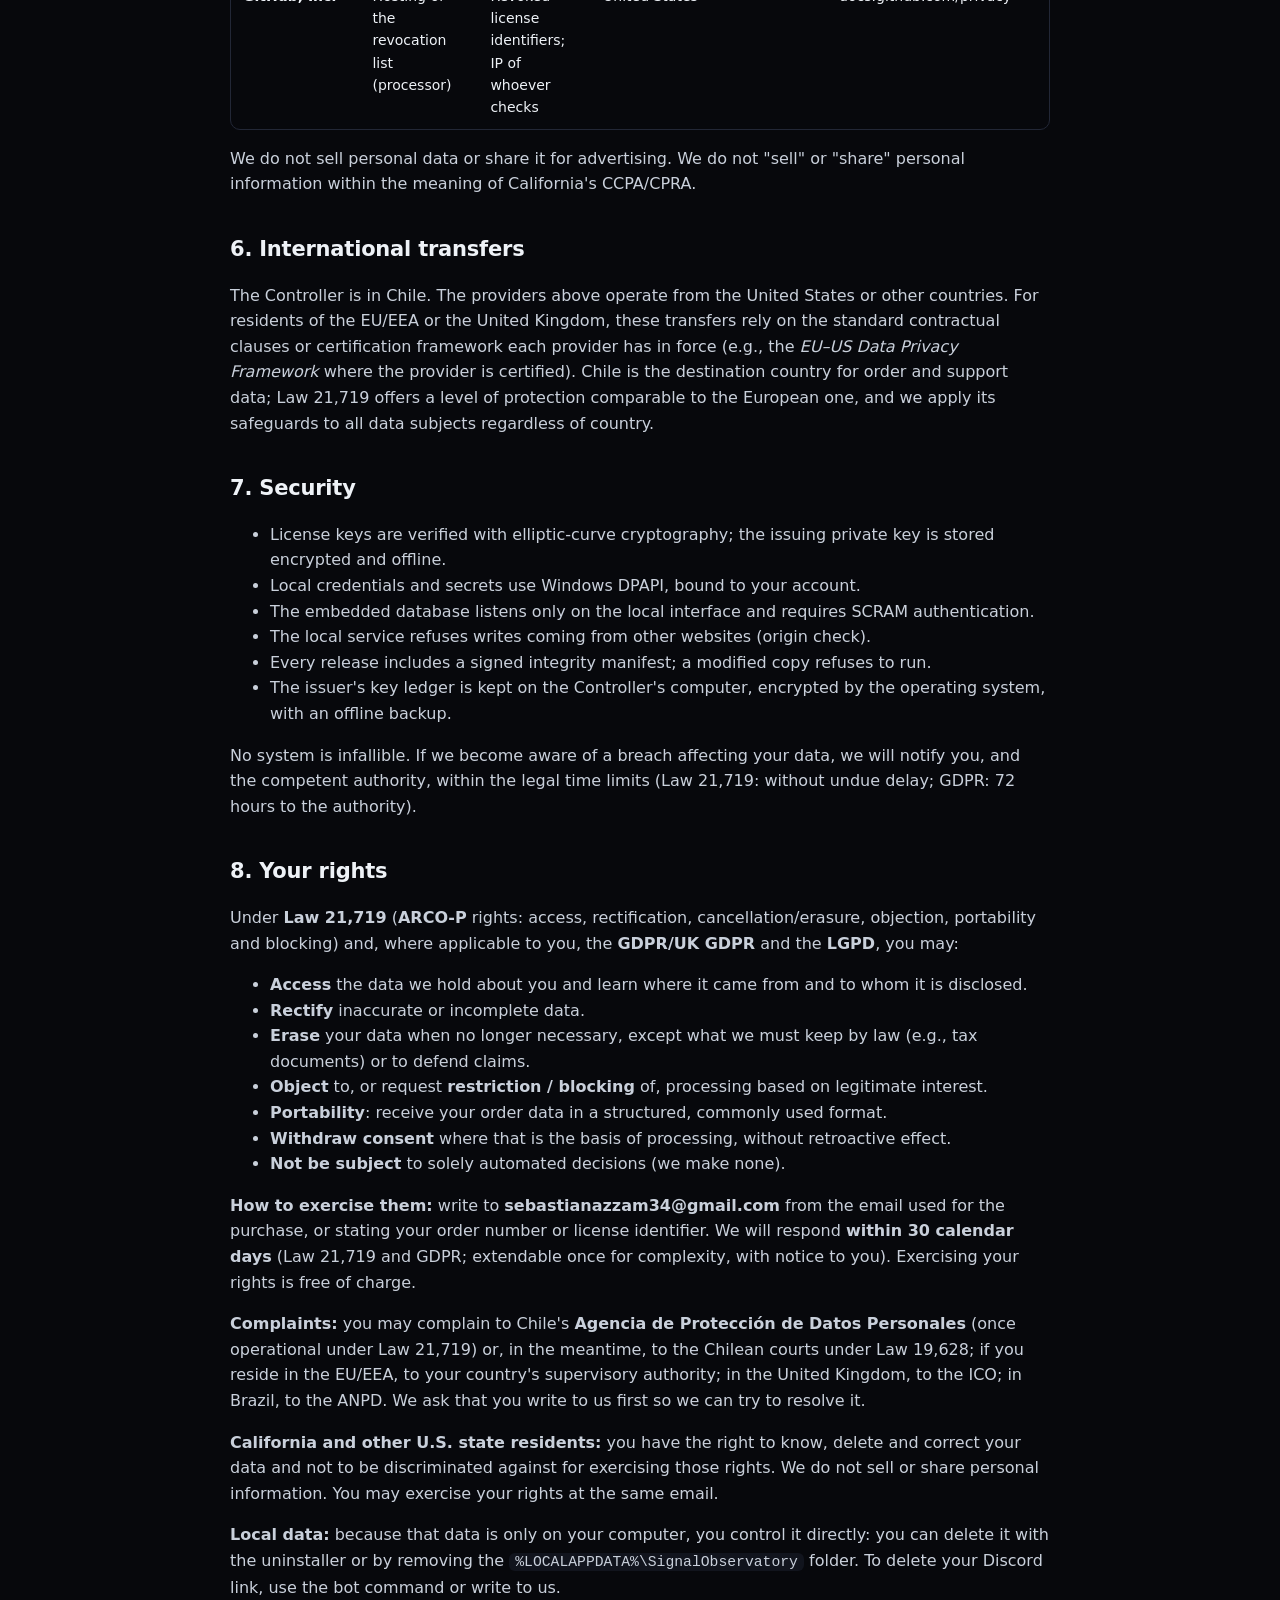
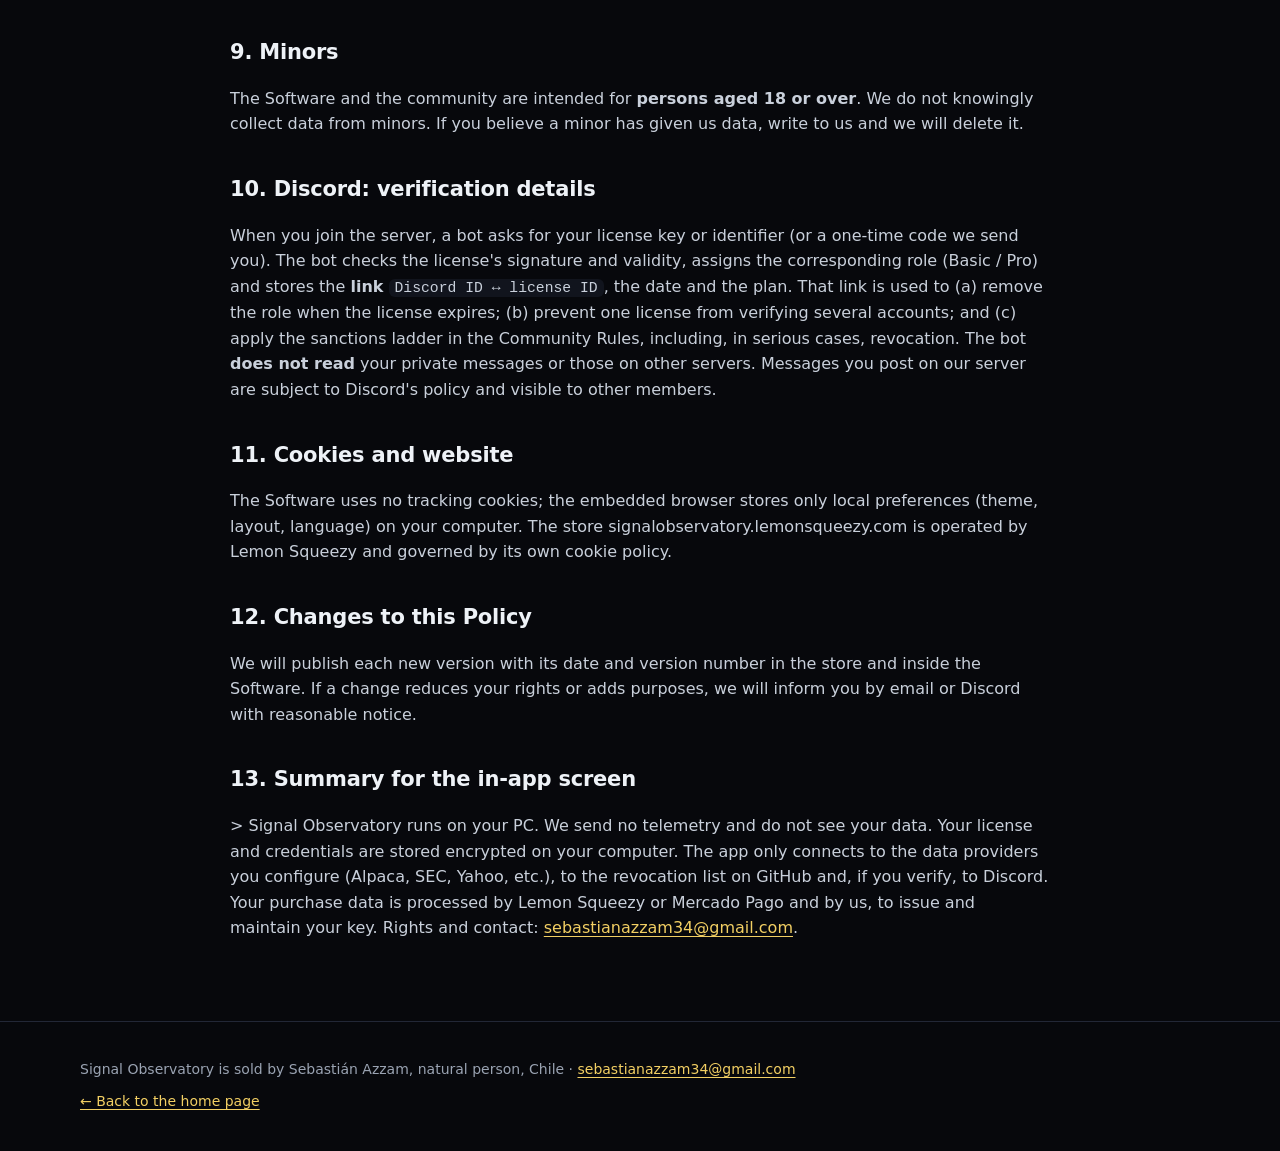
<file: legal/privacy.en.html>
<!doctype html>
<html lang="en">
<head>
<meta charset="utf-8">
<meta name="viewport" content="width=device-width, initial-scale=1">
<title>Privacy Policy · Signal Observatory</title>
<meta name="description" content="Privacy Policy for Signal Observatory, desktop market research software sold by Sebastián Azzam (Chile).">
<link rel="icon" href="../assets/favicon.png">
<link rel="stylesheet" href="../style.css">
</head>
<body class="doc">
<header class="bar"><div class="wrap bar-in">
<a class="brand" href="../index.html"><img src="../assets/logo.svg" alt="" width="32" height="32"><span>Signal Observatory</span></a>
<nav class="doc-nav"><a href="privacy.en.html" aria-current=page>English</a> <a href="privacy.es.html">Español</a></nav>
</div></header>
<main class="wrap legal">
<nav class="legal-tabs" aria-label="Legal documents"><a href="terms.en.html">Terms of Sale</a><a href="privacy.en.html" aria-current=page>Privacy Policy</a><a href="eula.en.html">License Agreement (EULA)</a><a href="risk.en.html">Risk Disclaimer</a></nav>
<article>
<h1>Privacy Policy — Signal Observatory</h1>
<p><strong>Version 1.0 · Last updated: 27 October 2026</strong> (Última actualización: 27 de octubre de 2026)</p>
<p>This Policy explains what personal data <strong>Sebastián Azzam</strong>, a natural person domiciled in Chile (the <strong>"Controller"</strong> or <strong>"we"</strong>), processes in connection with the <strong>Signal Observatory</strong> program (the <strong>"Software"</strong>), the store <strong>signalobservatory.lemonsqueezy.com</strong>, Mercado Pago payments, email support and the Discord community.</p>
<p><strong>Core idea:</strong> the Software runs <strong>on your own computer</strong>. It has no user account on our servers, sends no telemetry or usage statistics, and we <strong>do not see</strong> your market data, notes, simulated portfolios or credentials. The only personal data that reaches us is what you give us when you <strong>buy</strong>, <strong>request a key</strong>, <strong>write to us</strong> or <strong>verify on Discord</strong>.</p>
<p>We comply with Chile's <strong>Law No. 19,628</strong> on the protection of private life and <strong>Law No. 21,719</strong> (which enters into full force on 1 December 2026 and whose standards we already apply) and, where applicable, the EU <strong>General Data Protection Regulation (GDPR)</strong>, the <strong>UK GDPR</strong>, Brazil's <strong>LGPD</strong> and U.S. state privacy laws.</p>
<hr>
<h2>1. Controller and contact</h2>
<p><strong>Sebastián Azzam</strong> — Chile Email for privacy matters and exercise of rights: <strong>sebastianazzam34@gmail.com</strong></p>
<p>We have not appointed a data protection officer because the law does not require one given the volume and nature of the processing.</p>
<h2>2. Data that stays on your computer (and that we do not receive)</h2>
<p>The Software stores everything under your user folder (<code>%LOCALAPPDATA%\SignalObservatory</code> on Windows, plus the installation folder <code>%LOCALAPPDATA%\Programs\Observatory</code>):</p>
<div class="table"><table><thead><tr><th>Data</th><th>Where</th><th>Protection</th><th>Who accesses it</th></tr></thead><tbody><tr><td>Activated license key and activation / last-use dates</td><td><code>secrets/license.dpapi</code></td><td>DPAPI encryption bound to your Windows user</td><td>Only the Software on your computer</td></tr><tr><td>Alpaca credentials (and any other providers you configure)</td><td><code>secrets/alpaca-*.dpapi</code></td><td>DPAPI encryption</td><td>Only the Software; sent only to the corresponding provider</td></tr><tr><td>Embedded database password</td><td><code>secrets/postgres-password.dpapi</code></td><td>DPAPI encryption</td><td>Only the Software</td></tr><tr><td>Downloaded market data, signals, evidence, outcomes</td><td>Embedded PostgreSQL cluster (<code>pgdata/</code>, local port 5433, 127.0.0.1 only)</td><td>SCRAM authentication, local access</td><td>Only the Software</td></tr><tr><td>Preferences (language, theme, layout), notes, reviews, favorites</td><td><code>preferences.json</code> and the embedded browser's local storage</td><td>Local file</td><td>Only you</td></tr><tr><td>Broker / Trader workspace: configuration, simulated portfolio, tickets, lots, your <strong>name and email</strong> for the SEC, notices</td><td><code>trader-work/trader/</code></td><td>Local files</td><td>Only the Software</td></tr><tr><td>Technical logs (startup, backend, PostgreSQL, setup, market update)</td><td><code>logs/</code></td><td>Local files</td><td>Only you; you may send them to us voluntarily for support</td></tr><tr><td>Machine code</td><td>Computed from your Windows installation identifier, computer name and user name, hashed with SHA-256</td><td>Not stored in clear; cannot be reversed to those values</td><td>Shown on screen; you decide whether to send it to us</td></tr></tbody></table></div>
<p>This data <strong>is not transmitted to the Controller</strong>. On uninstall, the uninstaller asks whether you want to delete it.</p>
<h2>3. Data we do process</h2>
<div class="table"><table><thead><tr><th>Purpose</th><th>Data</th><th>Source</th><th>Legal basis (Law 21,719 / GDPR)</th><th>Retention</th></tr></thead><tbody><tr><td><strong>Sale and key issuance</strong></td><td>Name, email, country, plan purchased, order number, amount, date; optionally your <strong>machine code</strong></td><td>Lemon Squeezy or Mercado Pago; you</td><td>Performance of contract (Art. 13(b) Law 21,719 / Art. 6(1)(b) GDPR)</td><td>While the license is valid and <strong>6 years</strong> thereafter for tax obligations and defense against claims</td></tr><tr><td><strong>Issued-keys ledger</strong></td><td>License identifier, stated name, plan, machine code, issue and expiry dates, status (issued / revoked), internal note</td><td>Generated by us on issuance</td><td>Performance of contract; legitimate interest in preventing fraud and license abuse</td><td>Same as above</td></tr><tr><td>Published <strong>revocation list</strong></td><td>Only the <strong>random identifier</strong> of the revoked license (not your name or email)</td><td>Generated by us</td><td>Legitimate interest in protecting the product</td><td>While the revoked key could still be in circulation</td></tr><tr><td><strong>Support</strong></td><td>Your email, the content of your messages, any logs or screenshots you choose to send</td><td>You</td><td>Performance of contract; consent for attachments</td><td><strong>24 months</strong> after the case is closed</td></tr><tr><td><strong>Discord community</strong></td><td>Discord numeric identifier, username, linked license identifier, plan, verification date, moderation record (warnings, mutes, kicks)</td><td>You, through the verification bot</td><td>Performance of contract (license benefit); legitimate interest in moderating the community</td><td>While you are a member and <strong>12 months</strong> after; the moderation record relevant to a revocation, for as long as the revocation lasts</td></tr><tr><td><strong>Legal obligations</strong></td><td>Tax documents, responses to authorities</td><td>Us / authorities</td><td>Compliance with a legal obligation</td><td>The period set by law</td></tr></tbody></table></div>
<p>We do not process <strong>sensitive data</strong>, build profiles with legal effects, or make automated decisions about you. Revoking a license is always a human decision.</p>
<h2>4. The Software's network communications</h2>
<p>The Software connects <strong>only</strong> to the following destinations. Like any internet request, each connection reveals your IP address to the recipient.</p>
<div class="table"><table><thead><tr><th>Destination</th><th>When</th><th>What is sent</th><th>Recipient and its policy</th></tr></thead><tbody><tr><td><strong>Alpaca Markets</strong> (<code>data.alpaca.markets</code>, <code>paper-api.alpaca.markets</code>)</td><td>Downloading bars, using the IEX monitor, sending orders to the paper account</td><td>Your Alpaca credentials, requested symbols and timeframes, simulated orders</td><td>Alpaca Securities LLC / Alpaca Markets — alpaca.markets/disclosures</td></tr><tr><td><strong>Finnhub</strong> (<code>finnhub.io</code>)</td><td>Only if you configure that provider</td><td>Your Finnhub key, symbols</td><td>Finnhub Ltd. — finnhub.io/privacy</td></tr><tr><td><strong>SEC EDGAR</strong> (<code>sec.gov</code>, <code>data.sec.gov</code>, <code>efts.sec.gov</code>)</td><td>Analyst, Copycat 13F and News (8-K) modules</td><td><strong>Your name and email</strong> in the <em>User-Agent</em> header, as the SEC requires; queried symbols</td><td>U.S. Securities and Exchange Commission — sec.gov/privacy</td></tr><tr><td><strong>Yahoo Finance</strong> (<code>query1.finance.yahoo.com</code>, <code>feeds.finance.yahoo.com</code>)</td><td>Alerts and News modules</td><td>Symbols</td><td>Yahoo — yahoo.com/privacy</td></tr><tr><td><strong>Stooq</strong> (<code>stooq.com</code>)</td><td>Alerts module (fallback prices)</td><td>Symbols</td><td>Stooq (Poland)</td></tr><tr><td><strong>U.S. House of Representatives</strong> (<code>disclosures-clerk.house.gov</code>)</td><td>Congress module</td><td>Nothing personal; download of public documents</td><td>Office of the Clerk of the House</td></tr><tr><td><strong>OpenFIGI</strong> (<code>api.openfigi.com</code>)</td><td>Copycat 13F module (identifier mapping)</td><td>Security identifiers</td><td>Bloomberg L.P.</td></tr><tr><td><strong>NYSE</strong> (<code>nyse.com</code>)</td><td>Alerts module (market calendar)</td><td>Nothing personal</td><td>Intercontinental Exchange</td></tr><tr><td><strong>GitHub</strong> (the Controller's public repository)</td><td>When checking the <strong>revocation list</strong>, where the installed version supports it</td><td>Nothing personal beyond the HTTP request (IP, user agent)</td><td>GitHub, Inc. — docs.github.com/privacy</td></tr></tbody></table></div>
<p>There are <strong>no</strong> Controller servers, no telemetry, no analytics and no tracking cookies. The Software does not access your microphone, camera, location or contacts.</p>
<h2>5. Third parties processing data on their own behalf or ours</h2>
<div class="table"><table><thead><tr><th>Third party</th><th>Role</th><th>What it receives</th><th>Country</th><th>Policy</th></tr></thead><tbody><tr><td><strong>Lemon Squeezy, LLC</strong></td><td>Merchant of record (independent controller for payment; passes order data to us)</td><td>Name, email, country, payment data (which <strong>we never see</strong>), amount, taxes</td><td>United States</td><td>lemonsqueezy.com/privacy</td></tr><tr><td><strong>Mercado Pago</strong> (MercadoLibre)</td><td>Payment processor (independent controller)</td><td>Payment data, name, email</td><td>Depending on your country (Argentina/Chile/Brazil/others)</td><td>mercadopago.com/privacidad</td></tr><tr><td><strong>Discord Inc.</strong></td><td>Community platform (independent controller) and, through the bot, recipient of the link</td><td>Your Discord account, messages, linked license identifier</td><td>United States</td><td>discord.com/privacy</td></tr><tr><td><strong>Google LLC (Gmail)</strong></td><td>Support email provider (processor)</td><td>Your emails and attachments</td><td>United States</td><td>policies.google.com/privacy</td></tr><tr><td><strong>GitHub, Inc.</strong></td><td>Hosting of the revocation list (processor)</td><td>Revoked license identifiers; IP of whoever checks</td><td>United States</td><td>docs.github.com/privacy</td></tr></tbody></table></div>
<p>We do not sell personal data or share it for advertising. We do not "sell" or "share" personal information within the meaning of California's CCPA/CPRA.</p>
<h2>6. International transfers</h2>
<p>The Controller is in Chile. The providers above operate from the United States or other countries. For residents of the EU/EEA or the United Kingdom, these transfers rely on the standard contractual clauses or certification framework each provider has in force (e.g., the <em>EU–US Data Privacy Framework</em> where the provider is certified). Chile is the destination country for order and support data; Law 21,719 offers a level of protection comparable to the European one, and we apply its safeguards to all data subjects regardless of country.</p>
<h2>7. Security</h2>
<ul><li>License keys are verified with elliptic-curve cryptography; the issuing private key is stored encrypted and offline.</li><li>Local credentials and secrets use Windows DPAPI, bound to your account.</li><li>The embedded database listens only on the local interface and requires SCRAM authentication.</li><li>The local service refuses writes coming from other websites (origin check).</li><li>Every release includes a signed integrity manifest; a modified copy refuses to run.</li><li>The issuer's key ledger is kept on the Controller's computer, encrypted by the operating system, with an offline backup.</li></ul>
<p>No system is infallible. If we become aware of a breach affecting your data, we will notify you, and the competent authority, within the legal time limits (Law 21,719: without undue delay; GDPR: 72 hours to the authority).</p>
<h2>8. Your rights</h2>
<p>Under <strong>Law 21,719</strong> (<strong>ARCO-P</strong> rights: access, rectification, cancellation/erasure, objection, portability and blocking) and, where applicable to you, the <strong>GDPR/UK GDPR</strong> and the <strong>LGPD</strong>, you may:</p>
<ul><li><strong>Access</strong> the data we hold about you and learn where it came from and to whom it is disclosed.</li><li><strong>Rectify</strong> inaccurate or incomplete data.</li><li><strong>Erase</strong> your data when no longer necessary, except what we must keep by law (e.g., tax documents) or to defend claims.</li><li><strong>Object</strong> to, or request <strong>restriction / blocking</strong> of, processing based on legitimate interest.</li><li><strong>Portability</strong>: receive your order data in a structured, commonly used format.</li><li><strong>Withdraw consent</strong> where that is the basis of processing, without retroactive effect.</li><li><strong>Not be subject</strong> to solely automated decisions (we make none).</li></ul>
<p><strong>How to exercise them:</strong> write to <strong>sebastianazzam34@gmail.com</strong> from the email used for the purchase, or stating your order number or license identifier. We will respond <strong>within 30 calendar days</strong> (Law 21,719 and GDPR; extendable once for complexity, with notice to you). Exercising your rights is free of charge.</p>
<p><strong>Complaints:</strong> you may complain to Chile's <strong>Agencia de Protección de Datos Personales</strong> (once operational under Law 21,719) or, in the meantime, to the Chilean courts under Law 19,628; if you reside in the EU/EEA, to your country's supervisory authority; in the United Kingdom, to the ICO; in Brazil, to the ANPD. We ask that you write to us first so we can try to resolve it.</p>
<p><strong>California and other U.S. state residents:</strong> you have the right to know, delete and correct your data and not to be discriminated against for exercising those rights. We do not sell or share personal information. You may exercise your rights at the same email.</p>
<p><strong>Local data:</strong> because that data is only on your computer, you control it directly: you can delete it with the uninstaller or by removing the <code>%LOCALAPPDATA%\SignalObservatory</code> folder. To delete your Discord link, use the bot command or write to us.</p>
<h2>9. Minors</h2>
<p>The Software and the community are intended for <strong>persons aged 18 or over</strong>. We do not knowingly collect data from minors. If you believe a minor has given us data, write to us and we will delete it.</p>
<h2>10. Discord: verification details</h2>
<p>When you join the server, a bot asks for your license key or identifier (or a one-time code we send you). The bot checks the license's signature and validity, assigns the corresponding role (Basic / Pro) and stores the <strong>link</strong> <code>Discord ID ↔ license ID</code>, the date and the plan. That link is used to (a) remove the role when the license expires; (b) prevent one license from verifying several accounts; and (c) apply the sanctions ladder in the Community Rules, including, in serious cases, revocation. The bot <strong>does not read</strong> your private messages or those on other servers. Messages you post on our server are subject to Discord's policy and visible to other members.</p>
<h2>11. Cookies and website</h2>
<p>The Software uses no tracking cookies; the embedded browser stores only local preferences (theme, layout, language) on your computer. The store signalobservatory.lemonsqueezy.com is operated by Lemon Squeezy and governed by its own cookie policy.</p>
<h2>12. Changes to this Policy</h2>
<p>We will publish each new version with its date and version number in the store and inside the Software. If a change reduces your rights or adds purposes, we will inform you by email or Discord with reasonable notice.</p>
<h2>13. Summary for the in-app screen</h2>
<p>&gt; Signal Observatory runs on your PC. We send no telemetry and do not see your data. Your license and credentials are stored encrypted on your computer. The app only connects to the data providers you configure (Alpaca, SEC, Yahoo, etc.), to the revocation list on GitHub and, if you verify, to Discord. Your purchase data is processed by Lemon Squeezy or Mercado Pago and by us, to issue and maintain your key. Rights and contact: <a href="mailto:sebastianazzam34@gmail.com">sebastianazzam34@gmail.com</a>.</p>
</article>
</main>
<footer class="foot"><div class="wrap foot-in">
<p>Signal Observatory is sold by Sebastián Azzam, natural person, Chile · <a href="mailto:sebastianazzam34@gmail.com">sebastianazzam34@gmail.com</a></p>
<p><a href="../index.html">← Back to the home page</a></p>
</div></footer>
</body>
</html>
</file>
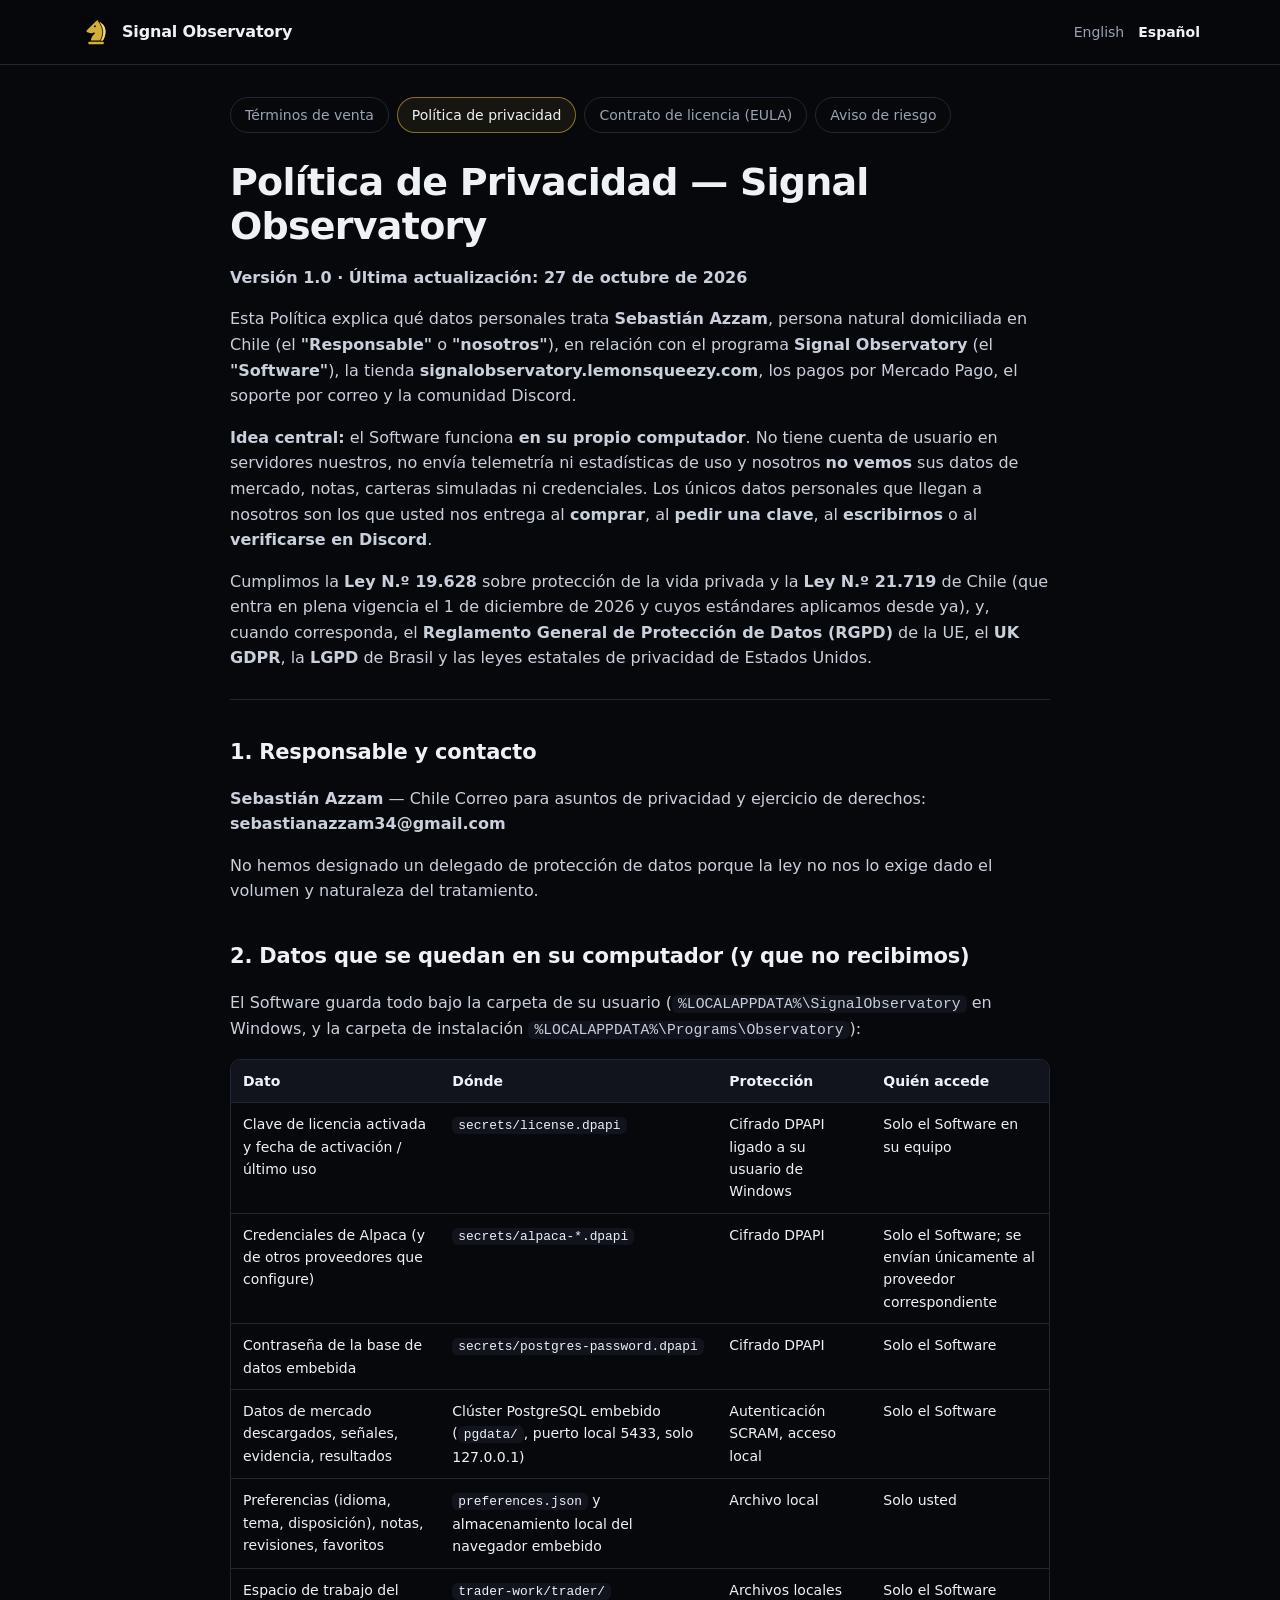
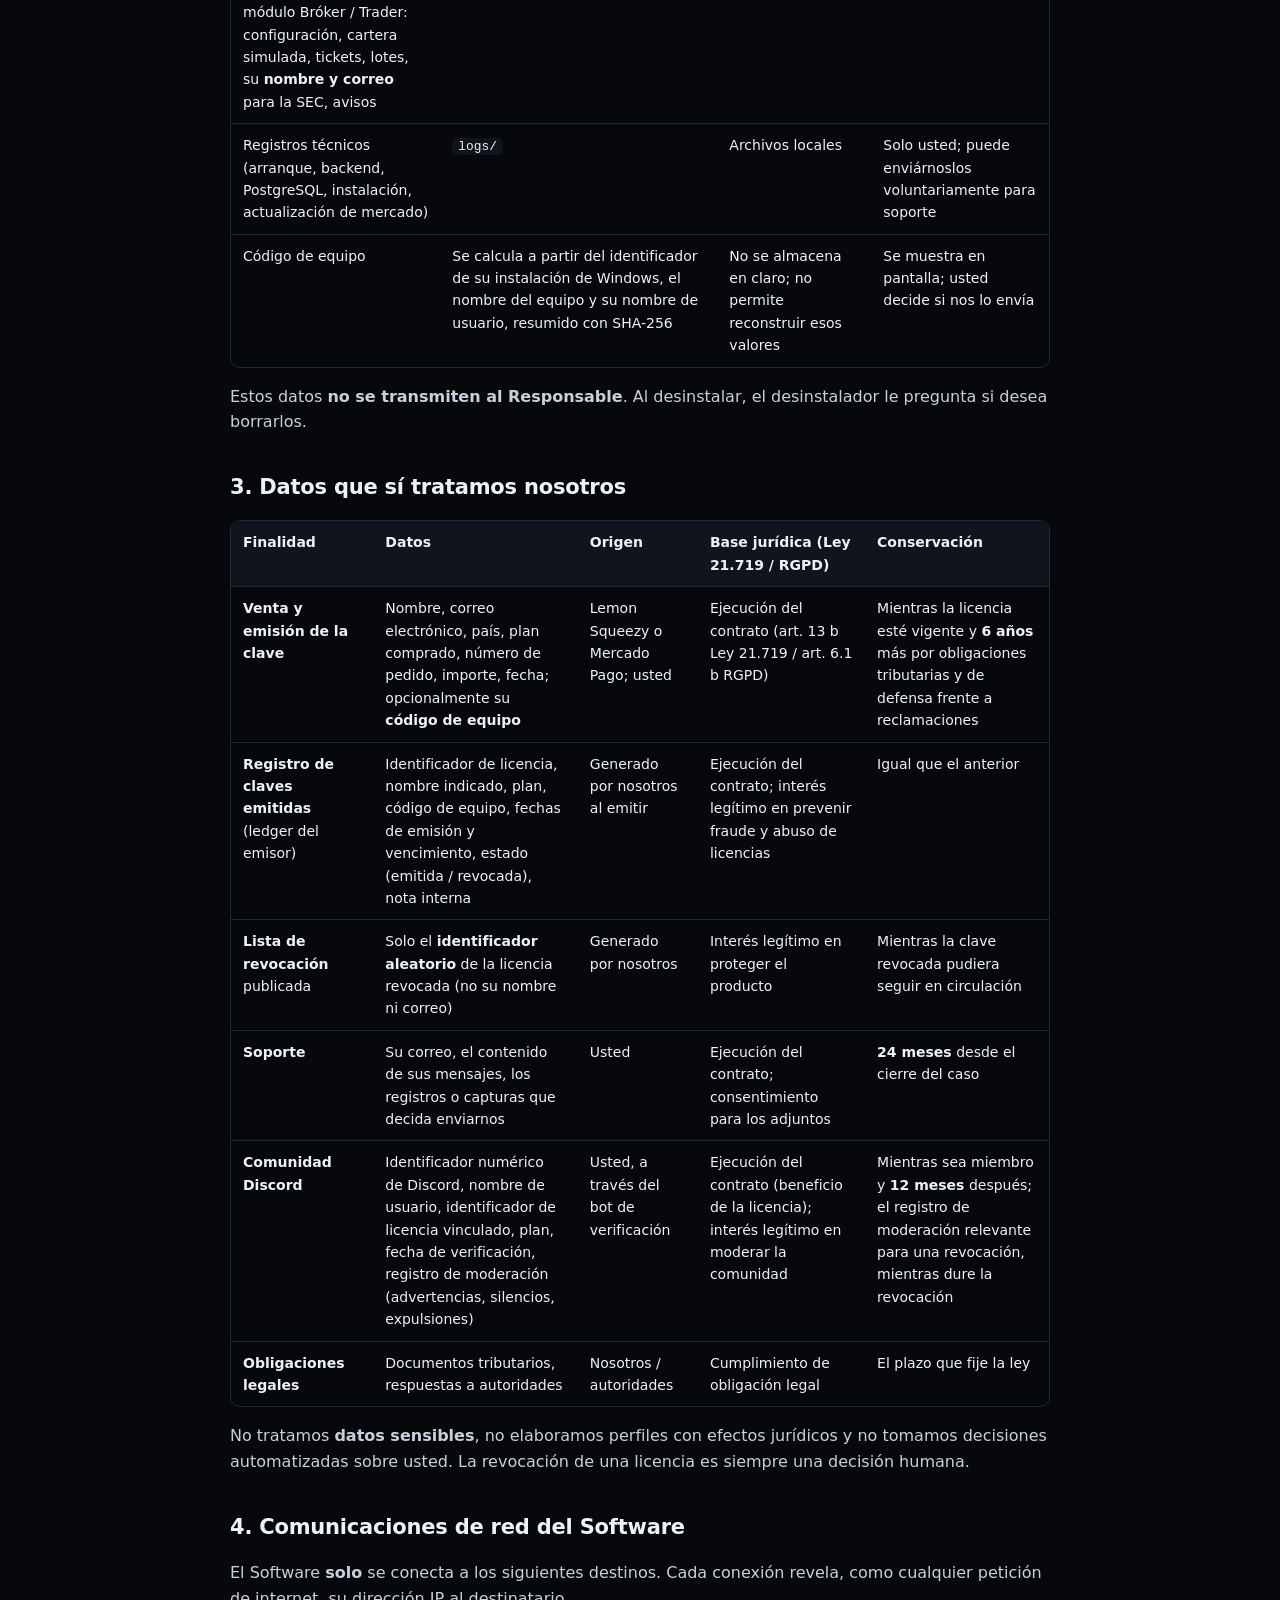
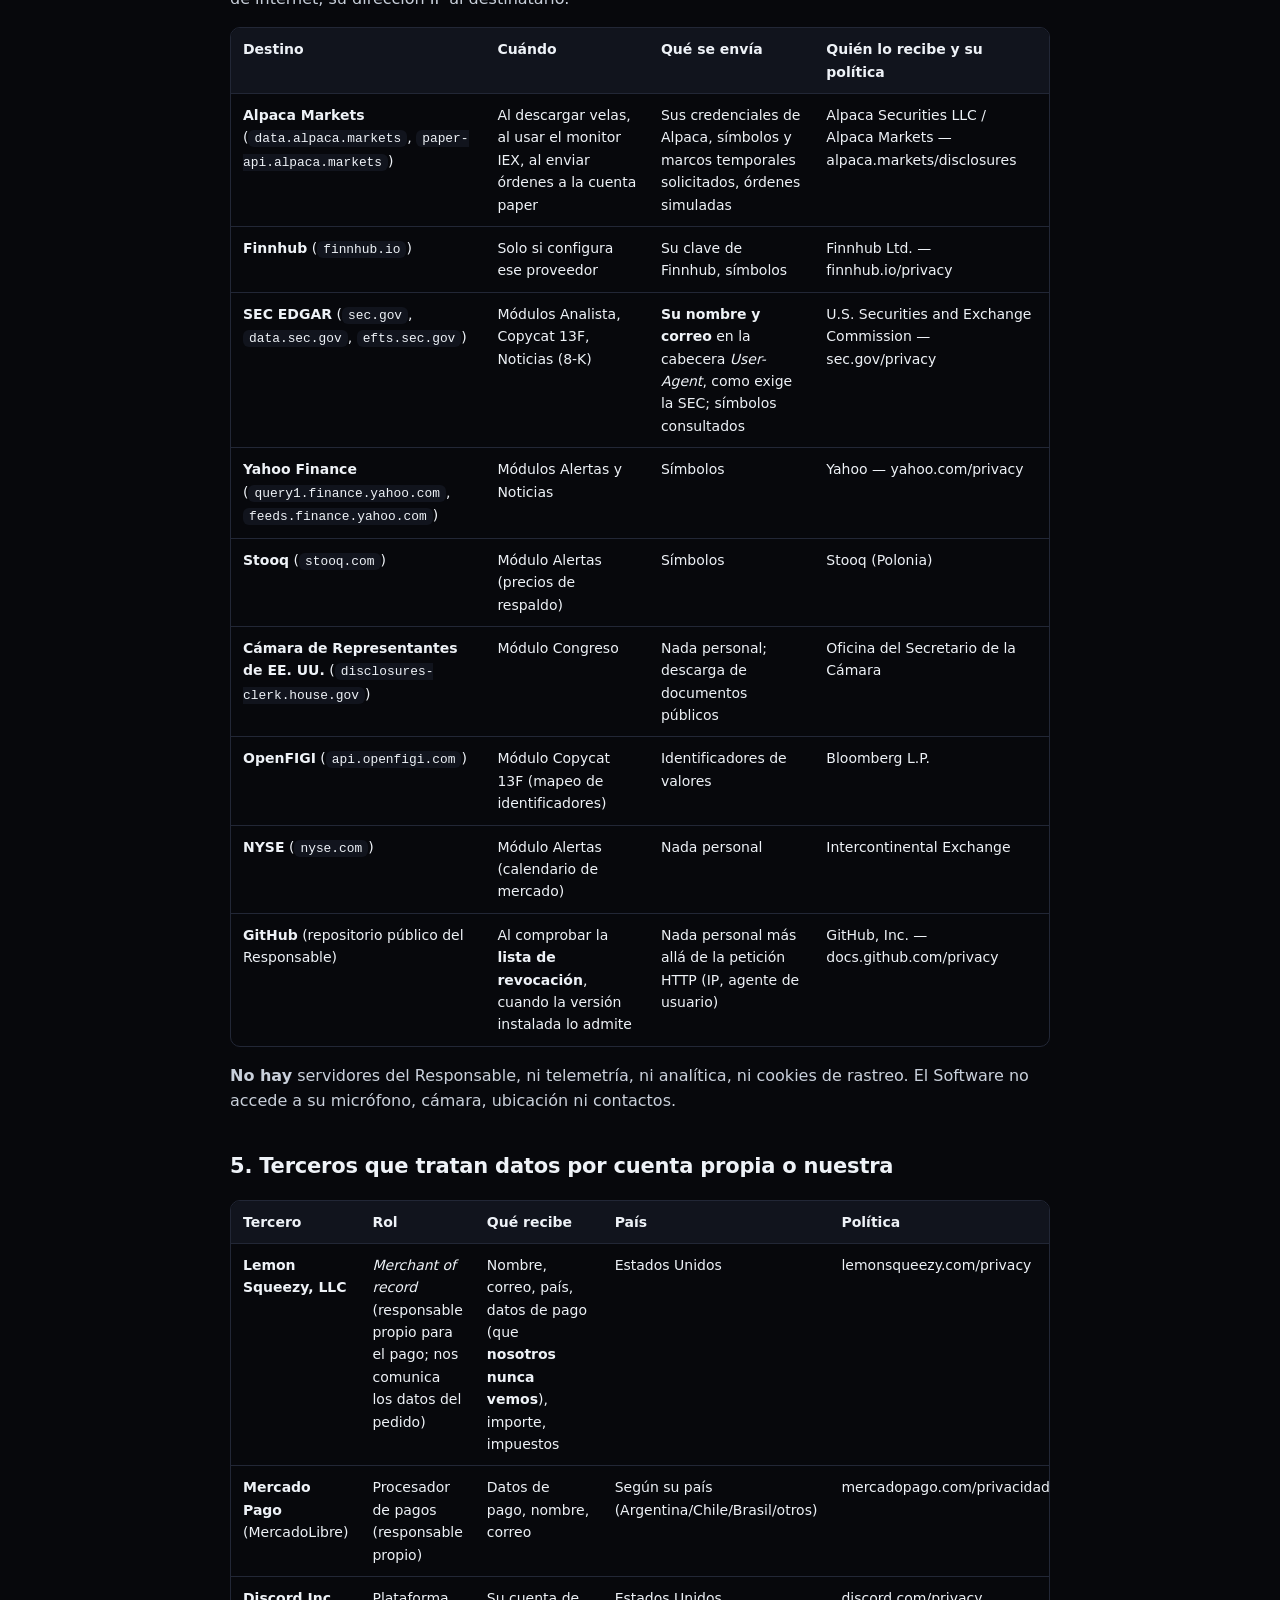
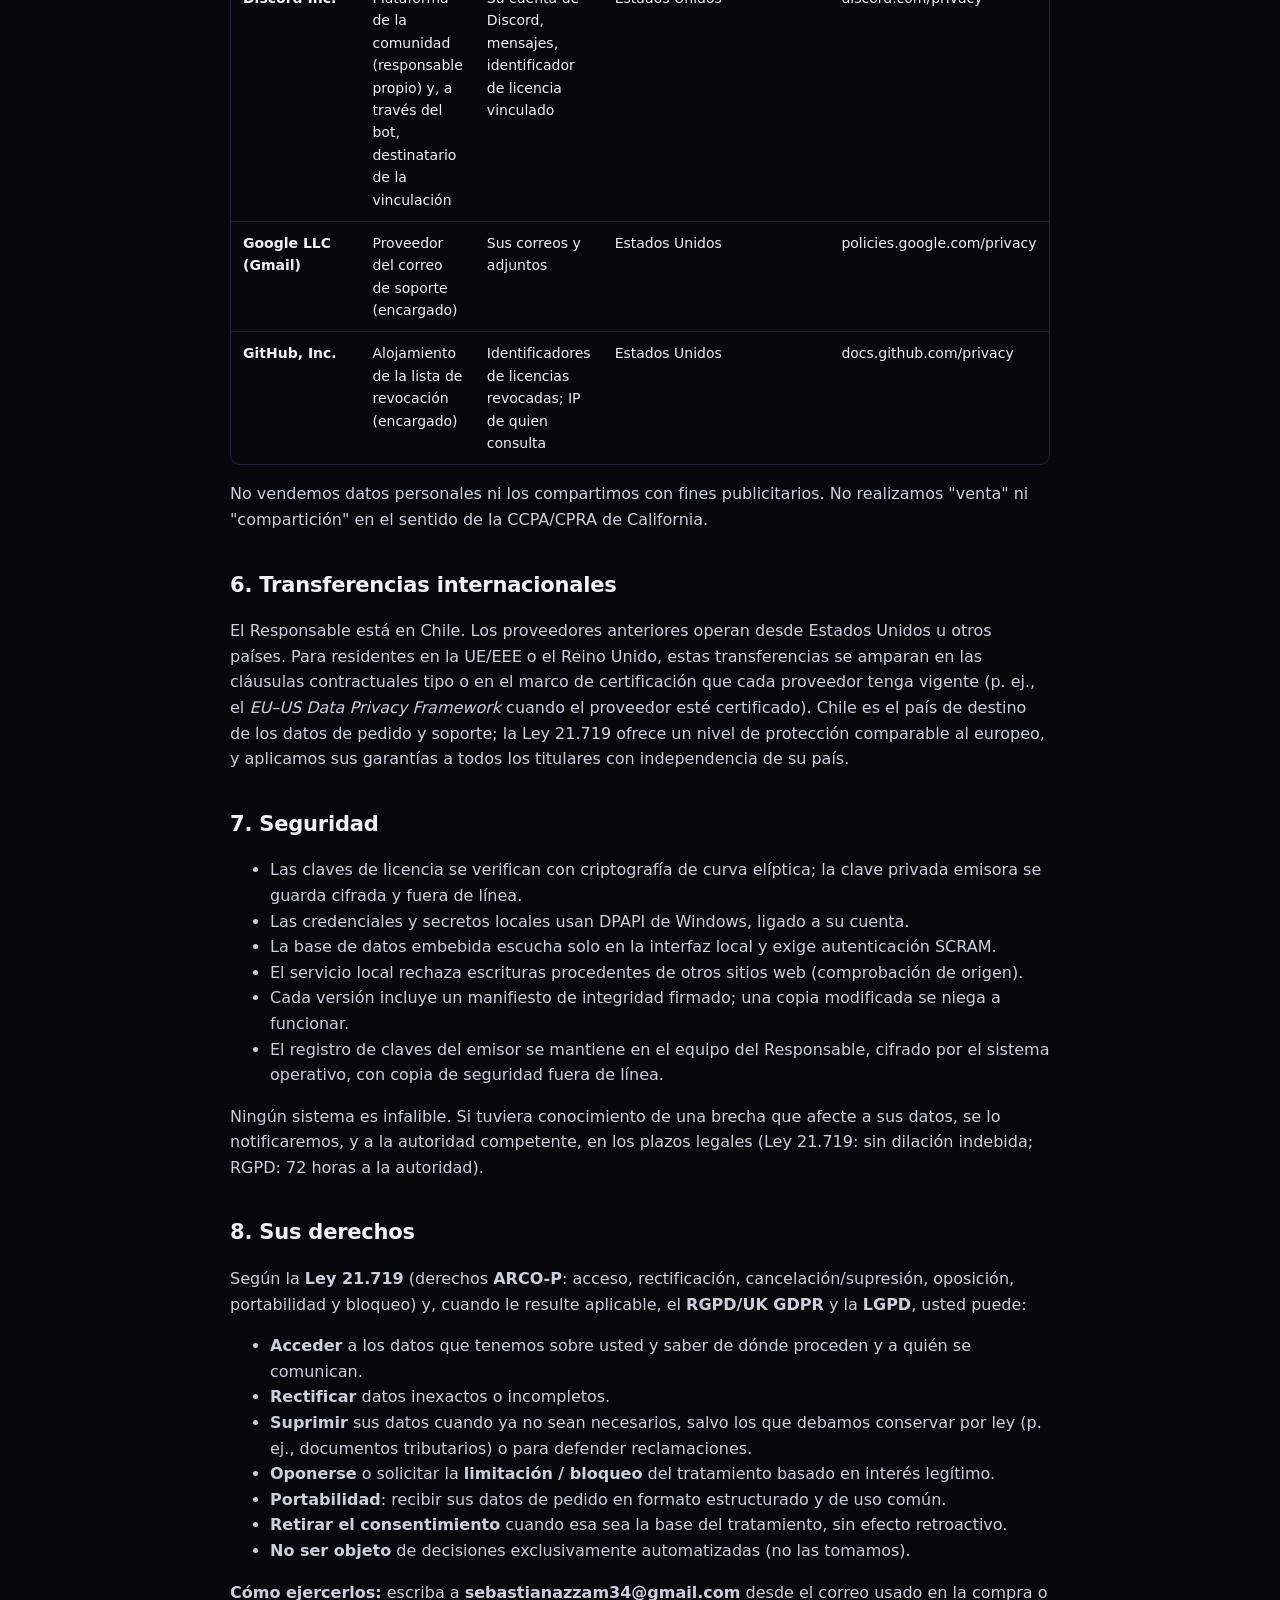
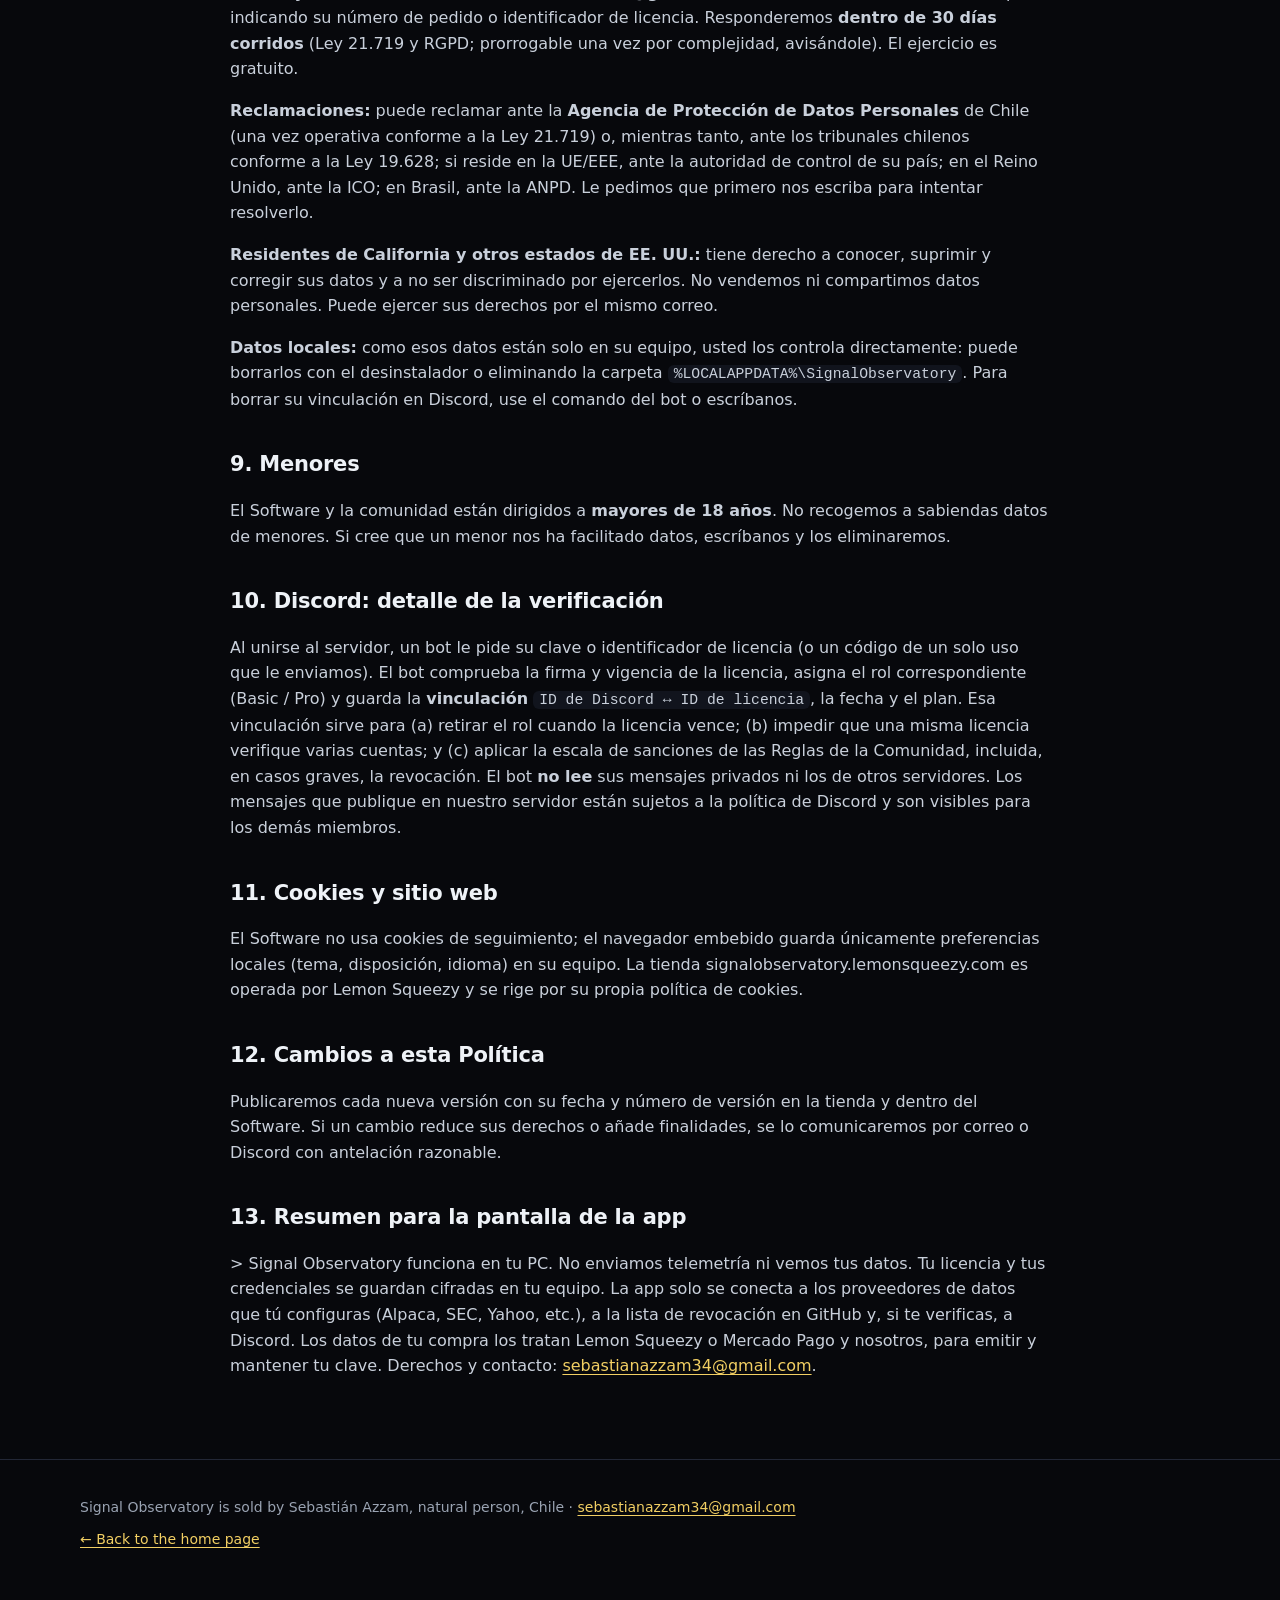
<file: legal/privacy.es.html>
<!doctype html>
<html lang="es">
<head>
<meta charset="utf-8">
<meta name="viewport" content="width=device-width, initial-scale=1">
<title>Política de privacidad · Signal Observatory</title>
<meta name="description" content="Política de privacidad for Signal Observatory, desktop market research software sold by Sebastián Azzam (Chile).">
<link rel="icon" href="../assets/favicon.png">
<link rel="stylesheet" href="../style.css">
</head>
<body class="doc">
<header class="bar"><div class="wrap bar-in">
<a class="brand" href="../index.html"><img src="../assets/logo.svg" alt="" width="32" height="32"><span>Signal Observatory</span></a>
<nav class="doc-nav"><a href="privacy.en.html">English</a> <a href="privacy.es.html" aria-current=page>Español</a></nav>
</div></header>
<main class="wrap legal">
<nav class="legal-tabs" aria-label="Legal documents"><a href="terms.es.html">Términos de venta</a><a href="privacy.es.html" aria-current=page>Política de privacidad</a><a href="eula.es.html">Contrato de licencia (EULA)</a><a href="risk.es.html">Aviso de riesgo</a></nav>
<article>
<h1>Política de Privacidad — Signal Observatory</h1>
<p><strong>Versión 1.0 · Última actualización: 27 de octubre de 2026</strong></p>
<p>Esta Política explica qué datos personales trata <strong>Sebastián Azzam</strong>, persona natural domiciliada en Chile (el <strong>"Responsable"</strong> o <strong>"nosotros"</strong>), en relación con el programa <strong>Signal Observatory</strong> (el <strong>"Software"</strong>), la tienda <strong>signalobservatory.lemonsqueezy.com</strong>, los pagos por Mercado Pago, el soporte por correo y la comunidad Discord.</p>
<p><strong>Idea central:</strong> el Software funciona <strong>en su propio computador</strong>. No tiene cuenta de usuario en servidores nuestros, no envía telemetría ni estadísticas de uso y nosotros <strong>no vemos</strong> sus datos de mercado, notas, carteras simuladas ni credenciales. Los únicos datos personales que llegan a nosotros son los que usted nos entrega al <strong>comprar</strong>, al <strong>pedir una clave</strong>, al <strong>escribirnos</strong> o al <strong>verificarse en Discord</strong>.</p>
<p>Cumplimos la <strong>Ley N.º 19.628</strong> sobre protección de la vida privada y la <strong>Ley N.º 21.719</strong> de Chile (que entra en plena vigencia el 1 de diciembre de 2026 y cuyos estándares aplicamos desde ya), y, cuando corresponda, el <strong>Reglamento General de Protección de Datos (RGPD)</strong> de la UE, el <strong>UK GDPR</strong>, la <strong>LGPD</strong> de Brasil y las leyes estatales de privacidad de Estados Unidos.</p>
<hr>
<h2>1. Responsable y contacto</h2>
<p><strong>Sebastián Azzam</strong> — Chile Correo para asuntos de privacidad y ejercicio de derechos: <strong>sebastianazzam34@gmail.com</strong></p>
<p>No hemos designado un delegado de protección de datos porque la ley no nos lo exige dado el volumen y naturaleza del tratamiento.</p>
<h2>2. Datos que se quedan en su computador (y que no recibimos)</h2>
<p>El Software guarda todo bajo la carpeta de su usuario (<code>%LOCALAPPDATA%\SignalObservatory</code> en Windows, y la carpeta de instalación <code>%LOCALAPPDATA%\Programs\Observatory</code>):</p>
<div class="table"><table><thead><tr><th>Dato</th><th>Dónde</th><th>Protección</th><th>Quién accede</th></tr></thead><tbody><tr><td>Clave de licencia activada y fecha de activación / último uso</td><td><code>secrets/license.dpapi</code></td><td>Cifrado DPAPI ligado a su usuario de Windows</td><td>Solo el Software en su equipo</td></tr><tr><td>Credenciales de Alpaca (y de otros proveedores que configure)</td><td><code>secrets/alpaca-*.dpapi</code></td><td>Cifrado DPAPI</td><td>Solo el Software; se envían únicamente al proveedor correspondiente</td></tr><tr><td>Contraseña de la base de datos embebida</td><td><code>secrets/postgres-password.dpapi</code></td><td>Cifrado DPAPI</td><td>Solo el Software</td></tr><tr><td>Datos de mercado descargados, señales, evidencia, resultados</td><td>Clúster PostgreSQL embebido (<code>pgdata/</code>, puerto local 5433, solo 127.0.0.1)</td><td>Autenticación SCRAM, acceso local</td><td>Solo el Software</td></tr><tr><td>Preferencias (idioma, tema, disposición), notas, revisiones, favoritos</td><td><code>preferences.json</code> y almacenamiento local del navegador embebido</td><td>Archivo local</td><td>Solo usted</td></tr><tr><td>Espacio de trabajo del módulo Bróker / Trader: configuración, cartera simulada, tickets, lotes, su <strong>nombre y correo</strong> para la SEC, avisos</td><td><code>trader-work/trader/</code></td><td>Archivos locales</td><td>Solo el Software</td></tr><tr><td>Registros técnicos (arranque, backend, PostgreSQL, instalación, actualización de mercado)</td><td><code>logs/</code></td><td>Archivos locales</td><td>Solo usted; puede enviárnoslos voluntariamente para soporte</td></tr><tr><td>Código de equipo</td><td>Se calcula a partir del identificador de su instalación de Windows, el nombre del equipo y su nombre de usuario, resumido con SHA-256</td><td>No se almacena en claro; no permite reconstruir esos valores</td><td>Se muestra en pantalla; usted decide si nos lo envía</td></tr></tbody></table></div>
<p>Estos datos <strong>no se transmiten al Responsable</strong>. Al desinstalar, el desinstalador le pregunta si desea borrarlos.</p>
<h2>3. Datos que sí tratamos nosotros</h2>
<div class="table"><table><thead><tr><th>Finalidad</th><th>Datos</th><th>Origen</th><th>Base jurídica (Ley 21.719 / RGPD)</th><th>Conservación</th></tr></thead><tbody><tr><td><strong>Venta y emisión de la clave</strong></td><td>Nombre, correo electrónico, país, plan comprado, número de pedido, importe, fecha; opcionalmente su <strong>código de equipo</strong></td><td>Lemon Squeezy o Mercado Pago; usted</td><td>Ejecución del contrato (art. 13 b Ley 21.719 / art. 6.1 b RGPD)</td><td>Mientras la licencia esté vigente y <strong>6 años</strong> más por obligaciones tributarias y de defensa frente a reclamaciones</td></tr><tr><td><strong>Registro de claves emitidas</strong> (ledger del emisor)</td><td>Identificador de licencia, nombre indicado, plan, código de equipo, fechas de emisión y vencimiento, estado (emitida / revocada), nota interna</td><td>Generado por nosotros al emitir</td><td>Ejecución del contrato; interés legítimo en prevenir fraude y abuso de licencias</td><td>Igual que el anterior</td></tr><tr><td><strong>Lista de revocación</strong> publicada</td><td>Solo el <strong>identificador aleatorio</strong> de la licencia revocada (no su nombre ni correo)</td><td>Generado por nosotros</td><td>Interés legítimo en proteger el producto</td><td>Mientras la clave revocada pudiera seguir en circulación</td></tr><tr><td><strong>Soporte</strong></td><td>Su correo, el contenido de sus mensajes, los registros o capturas que decida enviarnos</td><td>Usted</td><td>Ejecución del contrato; consentimiento para los adjuntos</td><td><strong>24 meses</strong> desde el cierre del caso</td></tr><tr><td><strong>Comunidad Discord</strong></td><td>Identificador numérico de Discord, nombre de usuario, identificador de licencia vinculado, plan, fecha de verificación, registro de moderación (advertencias, silencios, expulsiones)</td><td>Usted, a través del bot de verificación</td><td>Ejecución del contrato (beneficio de la licencia); interés legítimo en moderar la comunidad</td><td>Mientras sea miembro y <strong>12 meses</strong> después; el registro de moderación relevante para una revocación, mientras dure la revocación</td></tr><tr><td><strong>Obligaciones legales</strong></td><td>Documentos tributarios, respuestas a autoridades</td><td>Nosotros / autoridades</td><td>Cumplimiento de obligación legal</td><td>El plazo que fije la ley</td></tr></tbody></table></div>
<p>No tratamos <strong>datos sensibles</strong>, no elaboramos perfiles con efectos jurídicos y no tomamos decisiones automatizadas sobre usted. La revocación de una licencia es siempre una decisión humana.</p>
<h2>4. Comunicaciones de red del Software</h2>
<p>El Software <strong>solo</strong> se conecta a los siguientes destinos. Cada conexión revela, como cualquier petición de internet, su dirección IP al destinatario.</p>
<div class="table"><table><thead><tr><th>Destino</th><th>Cuándo</th><th>Qué se envía</th><th>Quién lo recibe y su política</th></tr></thead><tbody><tr><td><strong>Alpaca Markets</strong> (<code>data.alpaca.markets</code>, <code>paper-api.alpaca.markets</code>)</td><td>Al descargar velas, al usar el monitor IEX, al enviar órdenes a la cuenta paper</td><td>Sus credenciales de Alpaca, símbolos y marcos temporales solicitados, órdenes simuladas</td><td>Alpaca Securities LLC / Alpaca Markets — alpaca.markets/disclosures</td></tr><tr><td><strong>Finnhub</strong> (<code>finnhub.io</code>)</td><td>Solo si configura ese proveedor</td><td>Su clave de Finnhub, símbolos</td><td>Finnhub Ltd. — finnhub.io/privacy</td></tr><tr><td><strong>SEC EDGAR</strong> (<code>sec.gov</code>, <code>data.sec.gov</code>, <code>efts.sec.gov</code>)</td><td>Módulos Analista, Copycat 13F, Noticias (8-K)</td><td><strong>Su nombre y correo</strong> en la cabecera <em>User-Agent</em>, como exige la SEC; símbolos consultados</td><td>U.S. Securities and Exchange Commission — sec.gov/privacy</td></tr><tr><td><strong>Yahoo Finance</strong> (<code>query1.finance.yahoo.com</code>, <code>feeds.finance.yahoo.com</code>)</td><td>Módulos Alertas y Noticias</td><td>Símbolos</td><td>Yahoo — yahoo.com/privacy</td></tr><tr><td><strong>Stooq</strong> (<code>stooq.com</code>)</td><td>Módulo Alertas (precios de respaldo)</td><td>Símbolos</td><td>Stooq (Polonia)</td></tr><tr><td><strong>Cámara de Representantes de EE. UU.</strong> (<code>disclosures-clerk.house.gov</code>)</td><td>Módulo Congreso</td><td>Nada personal; descarga de documentos públicos</td><td>Oficina del Secretario de la Cámara</td></tr><tr><td><strong>OpenFIGI</strong> (<code>api.openfigi.com</code>)</td><td>Módulo Copycat 13F (mapeo de identificadores)</td><td>Identificadores de valores</td><td>Bloomberg L.P.</td></tr><tr><td><strong>NYSE</strong> (<code>nyse.com</code>)</td><td>Módulo Alertas (calendario de mercado)</td><td>Nada personal</td><td>Intercontinental Exchange</td></tr><tr><td><strong>GitHub</strong> (repositorio público del Responsable)</td><td>Al comprobar la <strong>lista de revocación</strong>, cuando la versión instalada lo admite</td><td>Nada personal más allá de la petición HTTP (IP, agente de usuario)</td><td>GitHub, Inc. — docs.github.com/privacy</td></tr></tbody></table></div>
<p><strong>No hay</strong> servidores del Responsable, ni telemetría, ni analítica, ni cookies de rastreo. El Software no accede a su micrófono, cámara, ubicación ni contactos.</p>
<h2>5. Terceros que tratan datos por cuenta propia o nuestra</h2>
<div class="table"><table><thead><tr><th>Tercero</th><th>Rol</th><th>Qué recibe</th><th>País</th><th>Política</th></tr></thead><tbody><tr><td><strong>Lemon Squeezy, LLC</strong></td><td><em>Merchant of record</em> (responsable propio para el pago; nos comunica los datos del pedido)</td><td>Nombre, correo, país, datos de pago (que <strong>nosotros nunca vemos</strong>), importe, impuestos</td><td>Estados Unidos</td><td>lemonsqueezy.com/privacy</td></tr><tr><td><strong>Mercado Pago</strong> (MercadoLibre)</td><td>Procesador de pagos (responsable propio)</td><td>Datos de pago, nombre, correo</td><td>Según su país (Argentina/Chile/Brasil/otros)</td><td>mercadopago.com/privacidad</td></tr><tr><td><strong>Discord Inc.</strong></td><td>Plataforma de la comunidad (responsable propio) y, a través del bot, destinatario de la vinculación</td><td>Su cuenta de Discord, mensajes, identificador de licencia vinculado</td><td>Estados Unidos</td><td>discord.com/privacy</td></tr><tr><td><strong>Google LLC (Gmail)</strong></td><td>Proveedor del correo de soporte (encargado)</td><td>Sus correos y adjuntos</td><td>Estados Unidos</td><td>policies.google.com/privacy</td></tr><tr><td><strong>GitHub, Inc.</strong></td><td>Alojamiento de la lista de revocación (encargado)</td><td>Identificadores de licencias revocadas; IP de quien consulta</td><td>Estados Unidos</td><td>docs.github.com/privacy</td></tr></tbody></table></div>
<p>No vendemos datos personales ni los compartimos con fines publicitarios. No realizamos "venta" ni "compartición" en el sentido de la CCPA/CPRA de California.</p>
<h2>6. Transferencias internacionales</h2>
<p>El Responsable está en Chile. Los proveedores anteriores operan desde Estados Unidos u otros países. Para residentes en la UE/EEE o el Reino Unido, estas transferencias se amparan en las cláusulas contractuales tipo o en el marco de certificación que cada proveedor tenga vigente (p. ej., el <em>EU–US Data Privacy Framework</em> cuando el proveedor esté certificado). Chile es el país de destino de los datos de pedido y soporte; la Ley 21.719 ofrece un nivel de protección comparable al europeo, y aplicamos sus garantías a todos los titulares con independencia de su país.</p>
<h2>7. Seguridad</h2>
<ul><li>Las claves de licencia se verifican con criptografía de curva elíptica; la clave privada emisora se guarda cifrada y fuera de línea.</li><li>Las credenciales y secretos locales usan DPAPI de Windows, ligado a su cuenta.</li><li>La base de datos embebida escucha solo en la interfaz local y exige autenticación SCRAM.</li><li>El servicio local rechaza escrituras procedentes de otros sitios web (comprobación de origen).</li><li>Cada versión incluye un manifiesto de integridad firmado; una copia modificada se niega a funcionar.</li><li>El registro de claves del emisor se mantiene en el equipo del Responsable, cifrado por el sistema operativo, con copia de seguridad fuera de línea.</li></ul>
<p>Ningún sistema es infalible. Si tuviera conocimiento de una brecha que afecte a sus datos, se lo notificaremos, y a la autoridad competente, en los plazos legales (Ley 21.719: sin dilación indebida; RGPD: 72 horas a la autoridad).</p>
<h2>8. Sus derechos</h2>
<p>Según la <strong>Ley 21.719</strong> (derechos <strong>ARCO-P</strong>: acceso, rectificación, cancelación/supresión, oposición, portabilidad y bloqueo) y, cuando le resulte aplicable, el <strong>RGPD/UK GDPR</strong> y la <strong>LGPD</strong>, usted puede:</p>
<ul><li><strong>Acceder</strong> a los datos que tenemos sobre usted y saber de dónde proceden y a quién se comunican.</li><li><strong>Rectificar</strong> datos inexactos o incompletos.</li><li><strong>Suprimir</strong> sus datos cuando ya no sean necesarios, salvo los que debamos conservar por ley (p. ej., documentos tributarios) o para defender reclamaciones.</li><li><strong>Oponerse</strong> o solicitar la <strong>limitación / bloqueo</strong> del tratamiento basado en interés legítimo.</li><li><strong>Portabilidad</strong>: recibir sus datos de pedido en formato estructurado y de uso común.</li><li><strong>Retirar el consentimiento</strong> cuando esa sea la base del tratamiento, sin efecto retroactivo.</li><li><strong>No ser objeto</strong> de decisiones exclusivamente automatizadas (no las tomamos).</li></ul>
<p><strong>Cómo ejercerlos:</strong> escriba a <strong>sebastianazzam34@gmail.com</strong> desde el correo usado en la compra o indicando su número de pedido o identificador de licencia. Responderemos <strong>dentro de 30 días corridos</strong> (Ley 21.719 y RGPD; prorrogable una vez por complejidad, avisándole). El ejercicio es gratuito.</p>
<p><strong>Reclamaciones:</strong> puede reclamar ante la <strong>Agencia de Protección de Datos Personales</strong> de Chile (una vez operativa conforme a la Ley 21.719) o, mientras tanto, ante los tribunales chilenos conforme a la Ley 19.628; si reside en la UE/EEE, ante la autoridad de control de su país; en el Reino Unido, ante la ICO; en Brasil, ante la ANPD. Le pedimos que primero nos escriba para intentar resolverlo.</p>
<p><strong>Residentes de California y otros estados de EE. UU.:</strong> tiene derecho a conocer, suprimir y corregir sus datos y a no ser discriminado por ejercerlos. No vendemos ni compartimos datos personales. Puede ejercer sus derechos por el mismo correo.</p>
<p><strong>Datos locales:</strong> como esos datos están solo en su equipo, usted los controla directamente: puede borrarlos con el desinstalador o eliminando la carpeta <code>%LOCALAPPDATA%\SignalObservatory</code>. Para borrar su vinculación en Discord, use el comando del bot o escríbanos.</p>
<h2>9. Menores</h2>
<p>El Software y la comunidad están dirigidos a <strong>mayores de 18 años</strong>. No recogemos a sabiendas datos de menores. Si cree que un menor nos ha facilitado datos, escríbanos y los eliminaremos.</p>
<h2>10. Discord: detalle de la verificación</h2>
<p>Al unirse al servidor, un bot le pide su clave o identificador de licencia (o un código de un solo uso que le enviamos). El bot comprueba la firma y vigencia de la licencia, asigna el rol correspondiente (Basic / Pro) y guarda la <strong>vinculación</strong> <code>ID de Discord ↔ ID de licencia</code>, la fecha y el plan. Esa vinculación sirve para (a) retirar el rol cuando la licencia vence; (b) impedir que una misma licencia verifique varias cuentas; y (c) aplicar la escala de sanciones de las Reglas de la Comunidad, incluida, en casos graves, la revocación. El bot <strong>no lee</strong> sus mensajes privados ni los de otros servidores. Los mensajes que publique en nuestro servidor están sujetos a la política de Discord y son visibles para los demás miembros.</p>
<h2>11. Cookies y sitio web</h2>
<p>El Software no usa cookies de seguimiento; el navegador embebido guarda únicamente preferencias locales (tema, disposición, idioma) en su equipo. La tienda signalobservatory.lemonsqueezy.com es operada por Lemon Squeezy y se rige por su propia política de cookies.</p>
<h2>12. Cambios a esta Política</h2>
<p>Publicaremos cada nueva versión con su fecha y número de versión en la tienda y dentro del Software. Si un cambio reduce sus derechos o añade finalidades, se lo comunicaremos por correo o Discord con antelación razonable.</p>
<h2>13. Resumen para la pantalla de la app</h2>
<p>&gt; Signal Observatory funciona en tu PC. No enviamos telemetría ni vemos tus datos. Tu licencia y tus credenciales se guardan cifradas en tu equipo. La app solo se conecta a los proveedores de datos que tú configuras (Alpaca, SEC, Yahoo, etc.), a la lista de revocación en GitHub y, si te verificas, a Discord. Los datos de tu compra los tratan Lemon Squeezy o Mercado Pago y nosotros, para emitir y mantener tu clave. Derechos y contacto: <a href="mailto:sebastianazzam34@gmail.com">sebastianazzam34@gmail.com</a>.</p>
</article>
</main>
<footer class="foot"><div class="wrap foot-in">
<p>Signal Observatory is sold by Sebastián Azzam, natural person, Chile · <a href="mailto:sebastianazzam34@gmail.com">sebastianazzam34@gmail.com</a></p>
<p><a href="../index.html">← Back to the home page</a></p>
</div></footer>
</body>
</html>
</file>
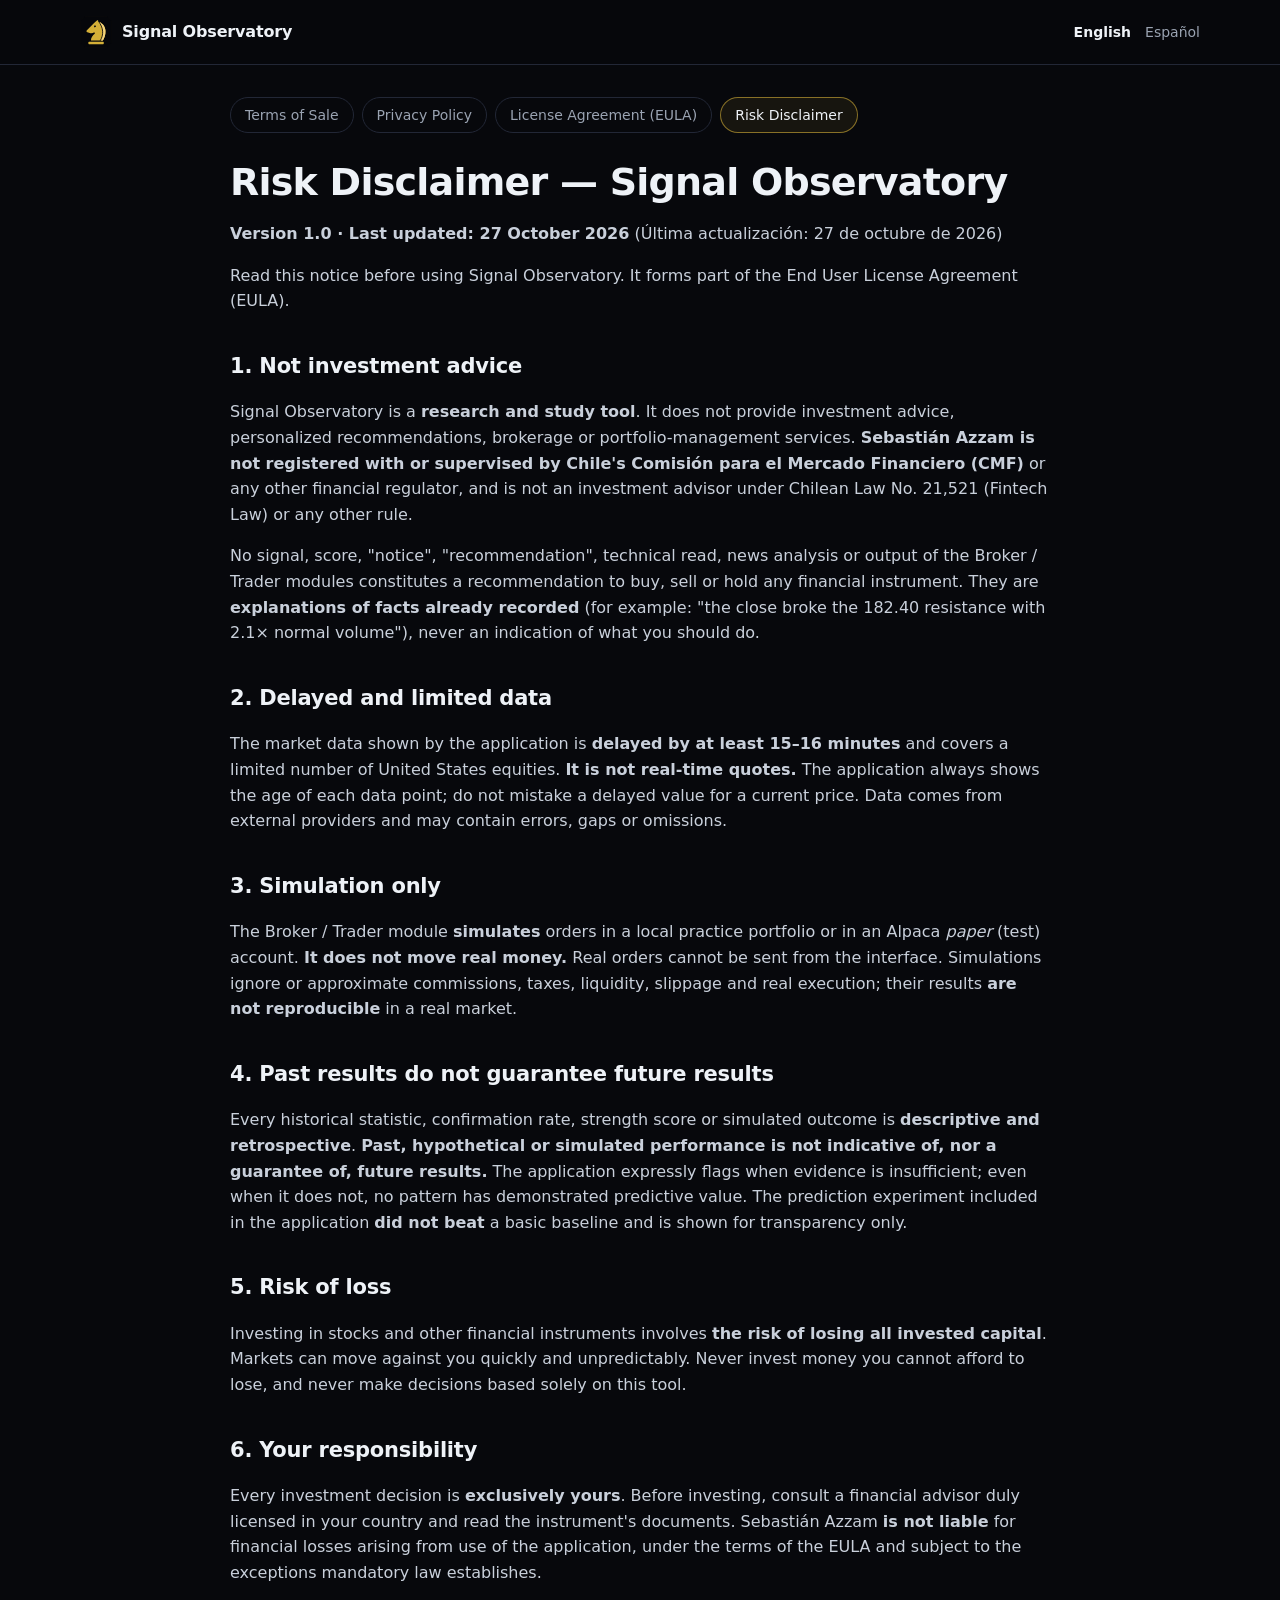
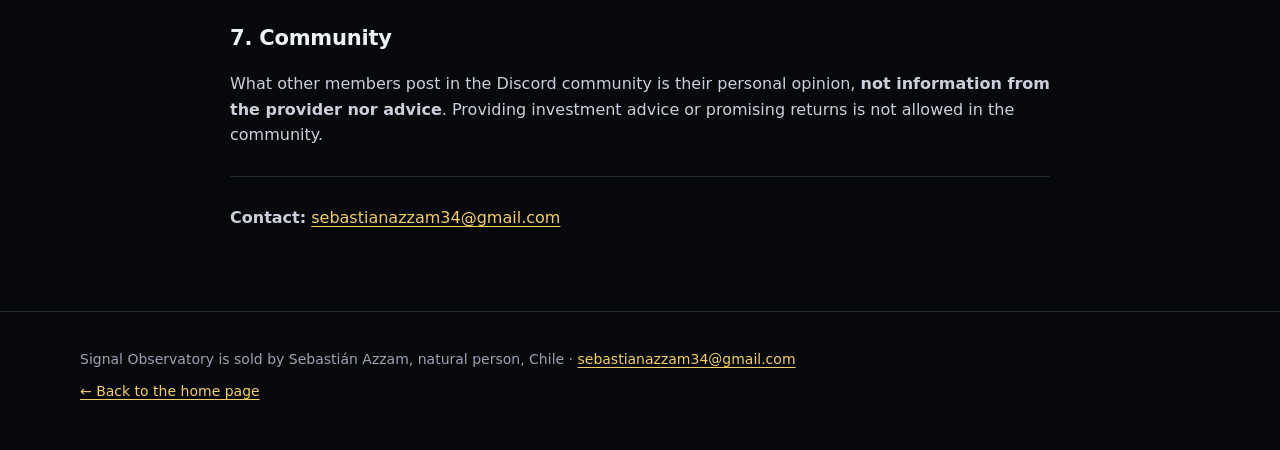
<file: legal/risk.en.html>
<!doctype html>
<html lang="en">
<head>
<meta charset="utf-8">
<meta name="viewport" content="width=device-width, initial-scale=1">
<title>Risk Disclaimer · Signal Observatory</title>
<meta name="description" content="Risk Disclaimer for Signal Observatory, desktop market research software sold by Sebastián Azzam (Chile).">
<link rel="icon" href="../assets/favicon.png">
<link rel="stylesheet" href="../style.css">
</head>
<body class="doc">
<header class="bar"><div class="wrap bar-in">
<a class="brand" href="../index.html"><img src="../assets/logo.svg" alt="" width="32" height="32"><span>Signal Observatory</span></a>
<nav class="doc-nav"><a href="risk.en.html" aria-current=page>English</a> <a href="risk.es.html">Español</a></nav>
</div></header>
<main class="wrap legal">
<nav class="legal-tabs" aria-label="Legal documents"><a href="terms.en.html">Terms of Sale</a><a href="privacy.en.html">Privacy Policy</a><a href="eula.en.html">License Agreement (EULA)</a><a href="risk.en.html" aria-current=page>Risk Disclaimer</a></nav>
<article>
<h1>Risk Disclaimer — Signal Observatory</h1>
<p><strong>Version 1.0 · Last updated: 27 October 2026</strong> (Última actualización: 27 de octubre de 2026)</p>
<p>Read this notice before using Signal Observatory. It forms part of the End User License Agreement (EULA).</p>
<h2>1. Not investment advice</h2>
<p>Signal Observatory is a <strong>research and study tool</strong>. It does not provide investment advice, personalized recommendations, brokerage or portfolio-management services. <strong>Sebastián Azzam is not registered with or supervised by Chile's Comisión para el Mercado Financiero (CMF)</strong> or any other financial regulator, and is not an investment advisor under Chilean Law No. 21,521 (Fintech Law) or any other rule.</p>
<p>No signal, score, "notice", "recommendation", technical read, news analysis or output of the Broker / Trader modules constitutes a recommendation to buy, sell or hold any financial instrument. They are <strong>explanations of facts already recorded</strong> (for example: "the close broke the 182.40 resistance with 2.1× normal volume"), never an indication of what you should do.</p>
<h2>2. Delayed and limited data</h2>
<p>The market data shown by the application is <strong>delayed by at least 15–16 minutes</strong> and covers a limited number of United States equities. <strong>It is not real-time quotes.</strong> The application always shows the age of each data point; do not mistake a delayed value for a current price. Data comes from external providers and may contain errors, gaps or omissions.</p>
<h2>3. Simulation only</h2>
<p>The Broker / Trader module <strong>simulates</strong> orders in a local practice portfolio or in an Alpaca <em>paper</em> (test) account. <strong>It does not move real money.</strong> Real orders cannot be sent from the interface. Simulations ignore or approximate commissions, taxes, liquidity, slippage and real execution; their results <strong>are not reproducible</strong> in a real market.</p>
<h2>4. Past results do not guarantee future results</h2>
<p>Every historical statistic, confirmation rate, strength score or simulated outcome is <strong>descriptive and retrospective</strong>. <strong>Past, hypothetical or simulated performance is not indicative of, nor a guarantee of, future results.</strong> The application expressly flags when evidence is insufficient; even when it does not, no pattern has demonstrated predictive value. The prediction experiment included in the application <strong>did not beat</strong> a basic baseline and is shown for transparency only.</p>
<h2>5. Risk of loss</h2>
<p>Investing in stocks and other financial instruments involves <strong>the risk of losing all invested capital</strong>. Markets can move against you quickly and unpredictably. Never invest money you cannot afford to lose, and never make decisions based solely on this tool.</p>
<h2>6. Your responsibility</h2>
<p>Every investment decision is <strong>exclusively yours</strong>. Before investing, consult a financial advisor duly licensed in your country and read the instrument's documents. Sebastián Azzam <strong>is not liable</strong> for financial losses arising from use of the application, under the terms of the EULA and subject to the exceptions mandatory law establishes.</p>
<h2>7. Community</h2>
<p>What other members post in the Discord community is their personal opinion, <strong>not information from the provider nor advice</strong>. Providing investment advice or promising returns is not allowed in the community.</p>
<hr>
<p><strong>Contact:</strong> <a href="mailto:sebastianazzam34@gmail.com">sebastianazzam34@gmail.com</a></p>
</article>
</main>
<footer class="foot"><div class="wrap foot-in">
<p>Signal Observatory is sold by Sebastián Azzam, natural person, Chile · <a href="mailto:sebastianazzam34@gmail.com">sebastianazzam34@gmail.com</a></p>
<p><a href="../index.html">← Back to the home page</a></p>
</div></footer>
</body>
</html>
</file>
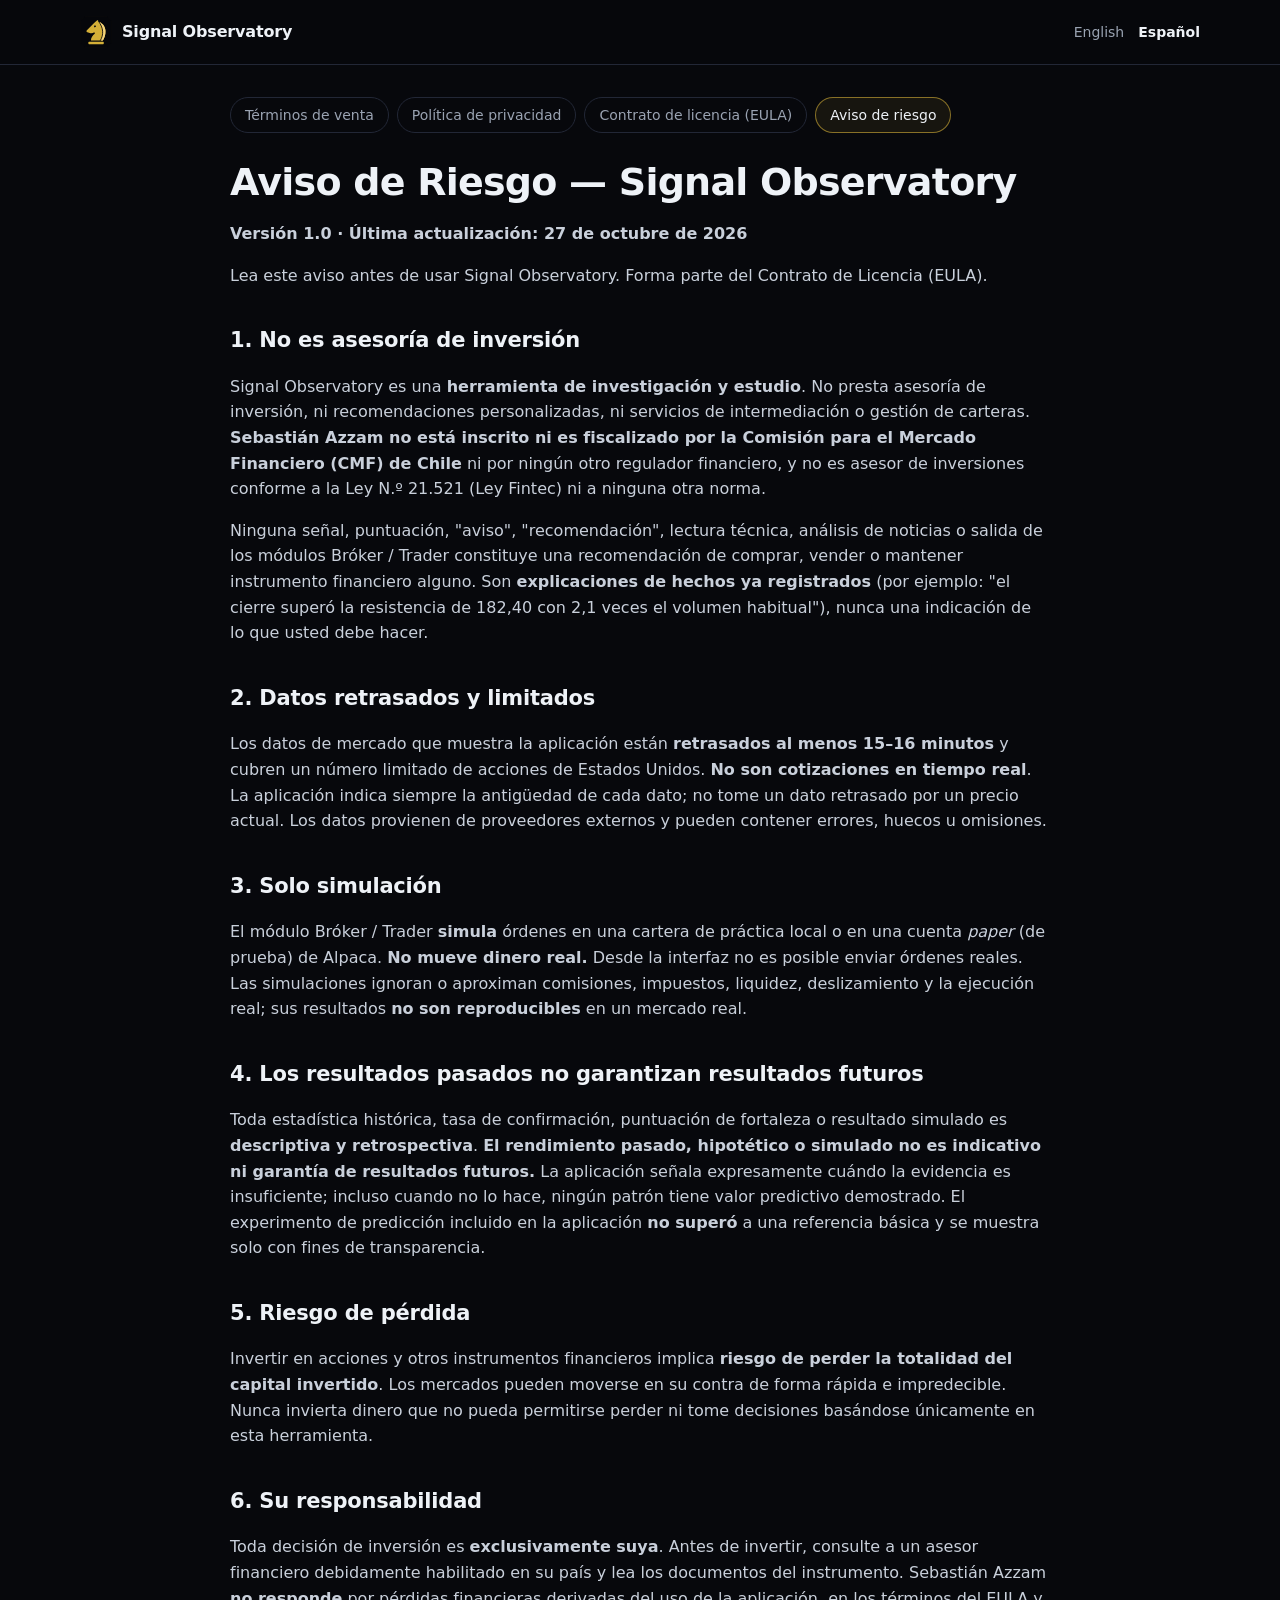
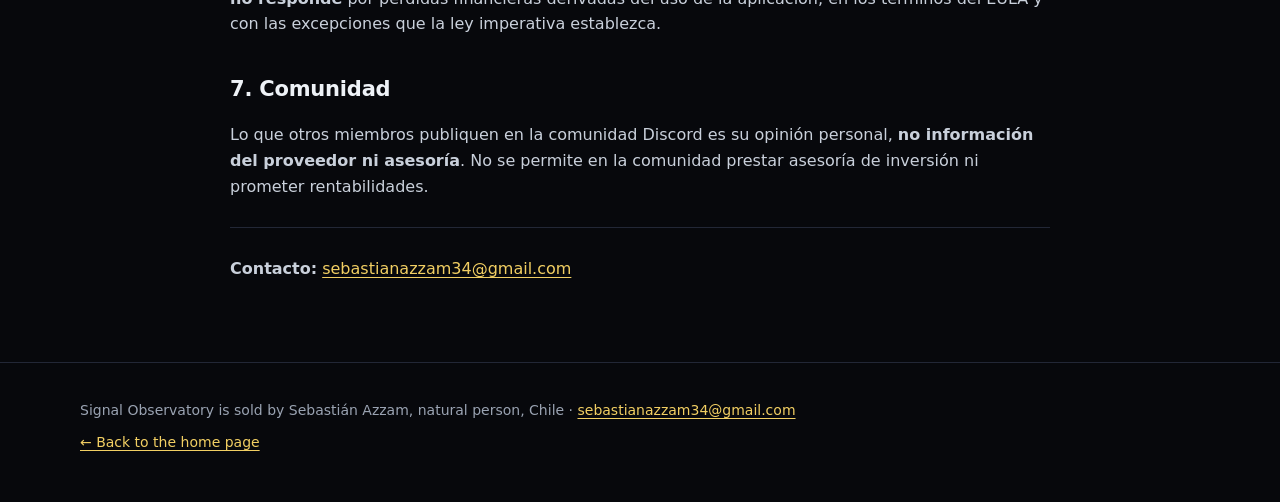
<file: legal/risk.es.html>
<!doctype html>
<html lang="es">
<head>
<meta charset="utf-8">
<meta name="viewport" content="width=device-width, initial-scale=1">
<title>Aviso de riesgo · Signal Observatory</title>
<meta name="description" content="Aviso de riesgo for Signal Observatory, desktop market research software sold by Sebastián Azzam (Chile).">
<link rel="icon" href="../assets/favicon.png">
<link rel="stylesheet" href="../style.css">
</head>
<body class="doc">
<header class="bar"><div class="wrap bar-in">
<a class="brand" href="../index.html"><img src="../assets/logo.svg" alt="" width="32" height="32"><span>Signal Observatory</span></a>
<nav class="doc-nav"><a href="risk.en.html">English</a> <a href="risk.es.html" aria-current=page>Español</a></nav>
</div></header>
<main class="wrap legal">
<nav class="legal-tabs" aria-label="Legal documents"><a href="terms.es.html">Términos de venta</a><a href="privacy.es.html">Política de privacidad</a><a href="eula.es.html">Contrato de licencia (EULA)</a><a href="risk.es.html" aria-current=page>Aviso de riesgo</a></nav>
<article>
<h1>Aviso de Riesgo — Signal Observatory</h1>
<p><strong>Versión 1.0 · Última actualización: 27 de octubre de 2026</strong></p>
<p>Lea este aviso antes de usar Signal Observatory. Forma parte del Contrato de Licencia (EULA).</p>
<h2>1. No es asesoría de inversión</h2>
<p>Signal Observatory es una <strong>herramienta de investigación y estudio</strong>. No presta asesoría de inversión, ni recomendaciones personalizadas, ni servicios de intermediación o gestión de carteras. <strong>Sebastián Azzam no está inscrito ni es fiscalizado por la Comisión para el Mercado Financiero (CMF) de Chile</strong> ni por ningún otro regulador financiero, y no es asesor de inversiones conforme a la Ley N.º 21.521 (Ley Fintec) ni a ninguna otra norma.</p>
<p>Ninguna señal, puntuación, "aviso", "recomendación", lectura técnica, análisis de noticias o salida de los módulos Bróker / Trader constituye una recomendación de comprar, vender o mantener instrumento financiero alguno. Son <strong>explicaciones de hechos ya registrados</strong> (por ejemplo: "el cierre superó la resistencia de 182,40 con 2,1 veces el volumen habitual"), nunca una indicación de lo que usted debe hacer.</p>
<h2>2. Datos retrasados y limitados</h2>
<p>Los datos de mercado que muestra la aplicación están <strong>retrasados al menos 15–16 minutos</strong> y cubren un número limitado de acciones de Estados Unidos. <strong>No son cotizaciones en tiempo real</strong>. La aplicación indica siempre la antigüedad de cada dato; no tome un dato retrasado por un precio actual. Los datos provienen de proveedores externos y pueden contener errores, huecos u omisiones.</p>
<h2>3. Solo simulación</h2>
<p>El módulo Bróker / Trader <strong>simula</strong> órdenes en una cartera de práctica local o en una cuenta <em>paper</em> (de prueba) de Alpaca. <strong>No mueve dinero real.</strong> Desde la interfaz no es posible enviar órdenes reales. Las simulaciones ignoran o aproximan comisiones, impuestos, liquidez, deslizamiento y la ejecución real; sus resultados <strong>no son reproducibles</strong> en un mercado real.</p>
<h2>4. Los resultados pasados no garantizan resultados futuros</h2>
<p>Toda estadística histórica, tasa de confirmación, puntuación de fortaleza o resultado simulado es <strong>descriptiva y retrospectiva</strong>. <strong>El rendimiento pasado, hipotético o simulado no es indicativo ni garantía de resultados futuros.</strong> La aplicación señala expresamente cuándo la evidencia es insuficiente; incluso cuando no lo hace, ningún patrón tiene valor predictivo demostrado. El experimento de predicción incluido en la aplicación <strong>no superó</strong> a una referencia básica y se muestra solo con fines de transparencia.</p>
<h2>5. Riesgo de pérdida</h2>
<p>Invertir en acciones y otros instrumentos financieros implica <strong>riesgo de perder la totalidad del capital invertido</strong>. Los mercados pueden moverse en su contra de forma rápida e impredecible. Nunca invierta dinero que no pueda permitirse perder ni tome decisiones basándose únicamente en esta herramienta.</p>
<h2>6. Su responsabilidad</h2>
<p>Toda decisión de inversión es <strong>exclusivamente suya</strong>. Antes de invertir, consulte a un asesor financiero debidamente habilitado en su país y lea los documentos del instrumento. Sebastián Azzam <strong>no responde</strong> por pérdidas financieras derivadas del uso de la aplicación, en los términos del EULA y con las excepciones que la ley imperativa establezca.</p>
<h2>7. Comunidad</h2>
<p>Lo que otros miembros publiquen en la comunidad Discord es su opinión personal, <strong>no información del proveedor ni asesoría</strong>. No se permite en la comunidad prestar asesoría de inversión ni prometer rentabilidades.</p>
<hr>
<p><strong>Contacto:</strong> <a href="mailto:sebastianazzam34@gmail.com">sebastianazzam34@gmail.com</a></p>
</article>
</main>
<footer class="foot"><div class="wrap foot-in">
<p>Signal Observatory is sold by Sebastián Azzam, natural person, Chile · <a href="mailto:sebastianazzam34@gmail.com">sebastianazzam34@gmail.com</a></p>
<p><a href="../index.html">← Back to the home page</a></p>
</div></footer>
</body>
</html>
</file>
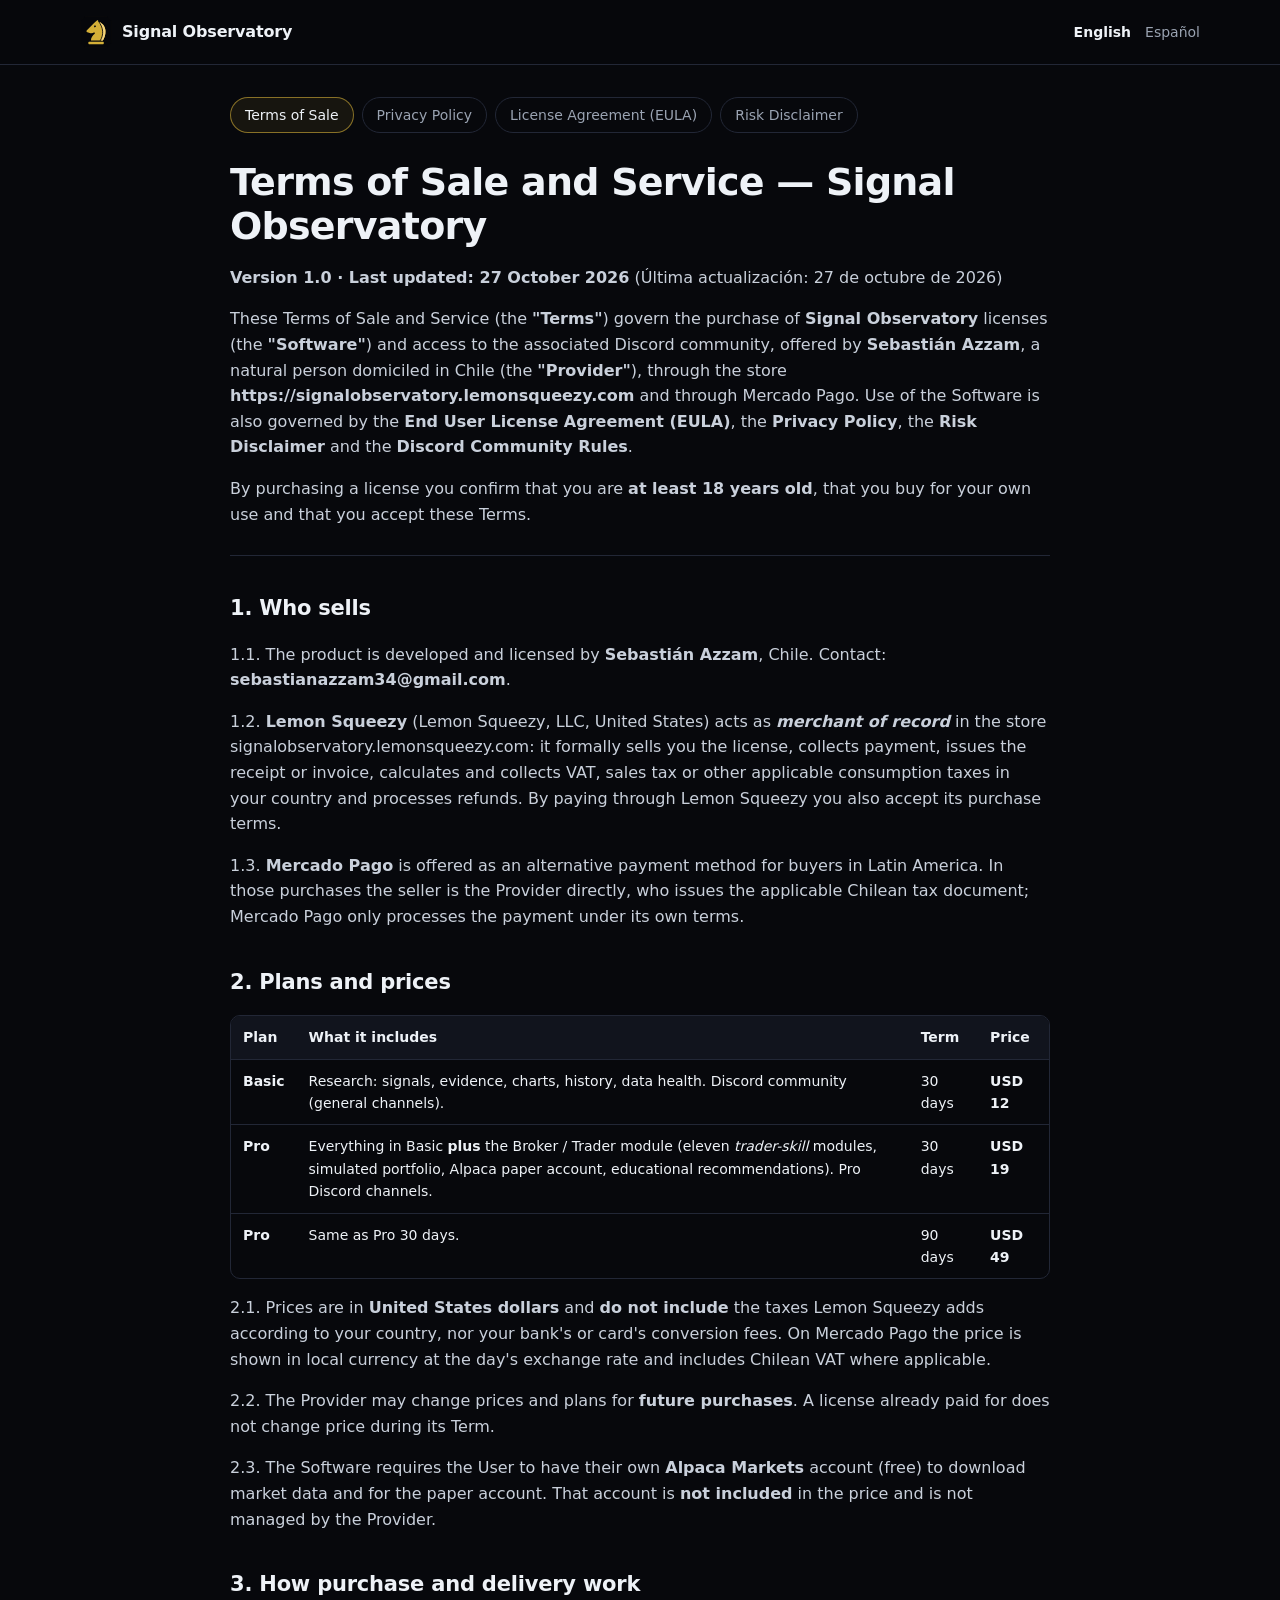
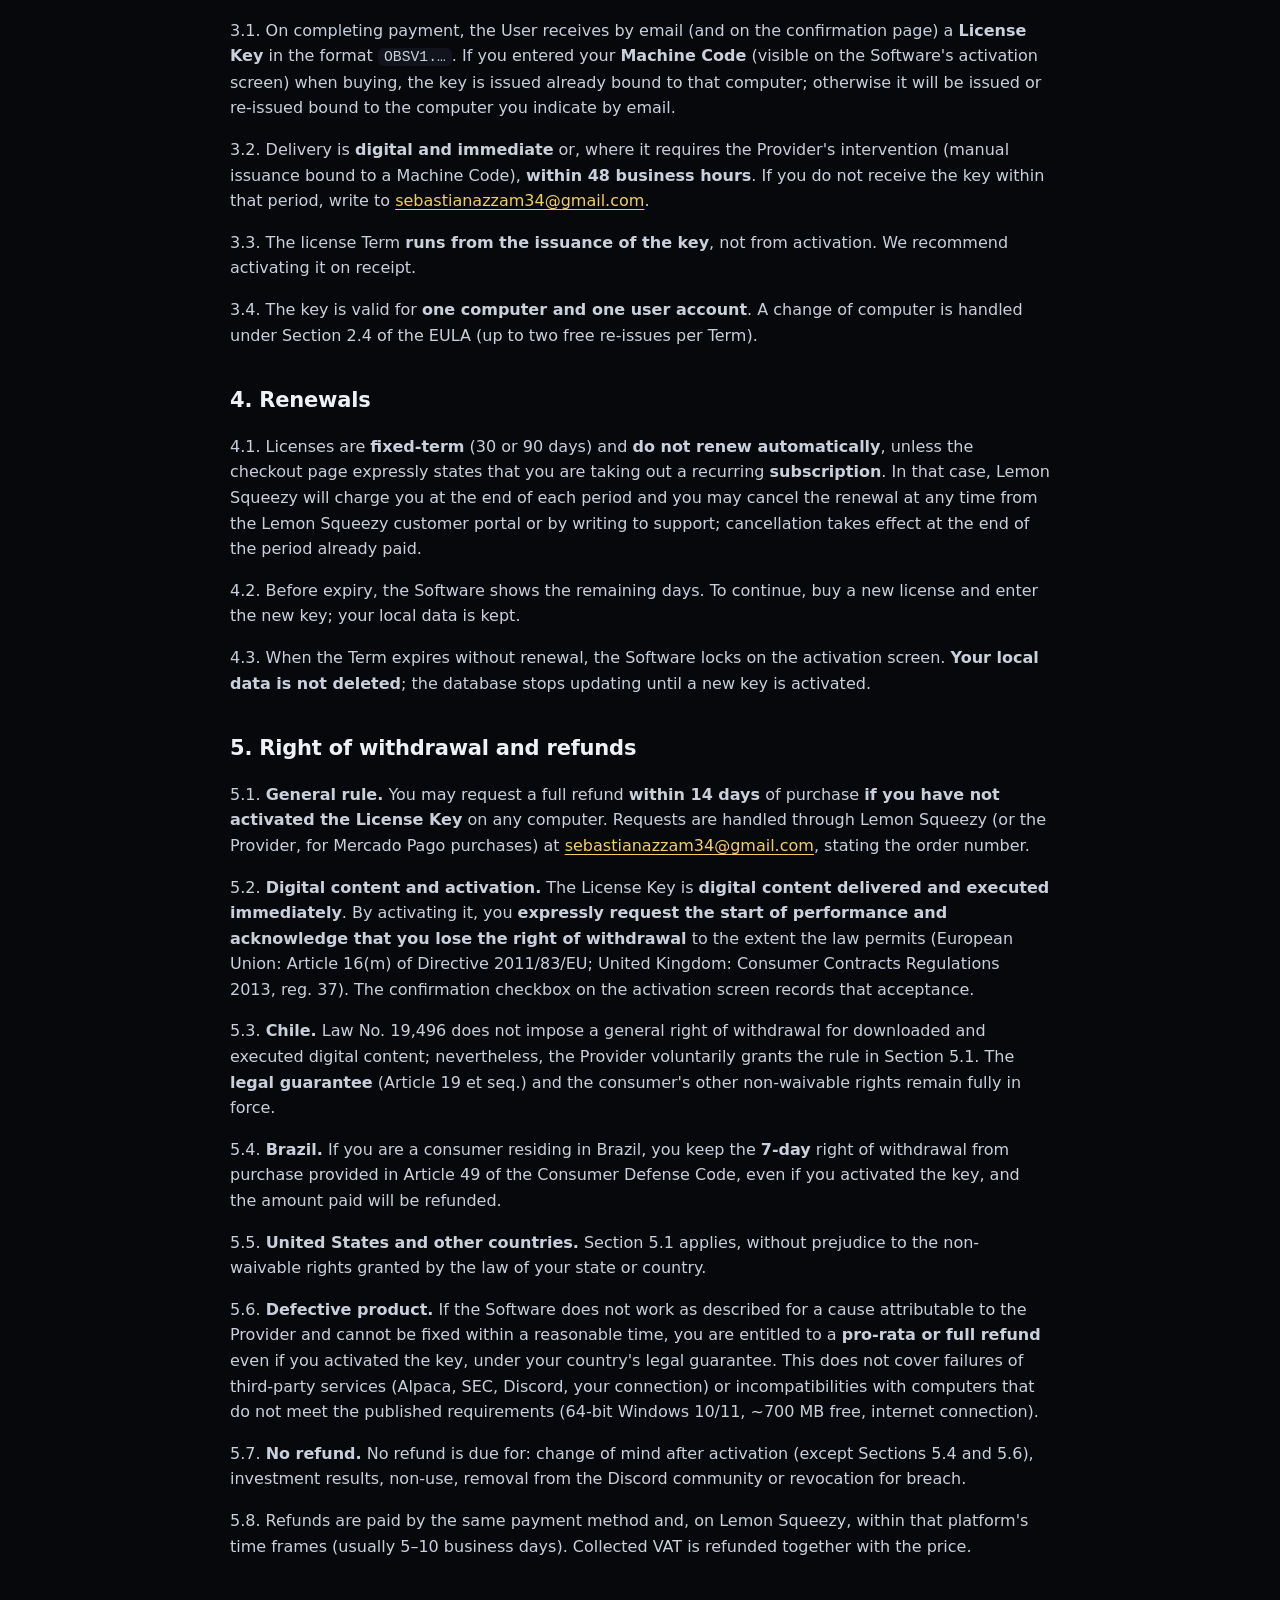
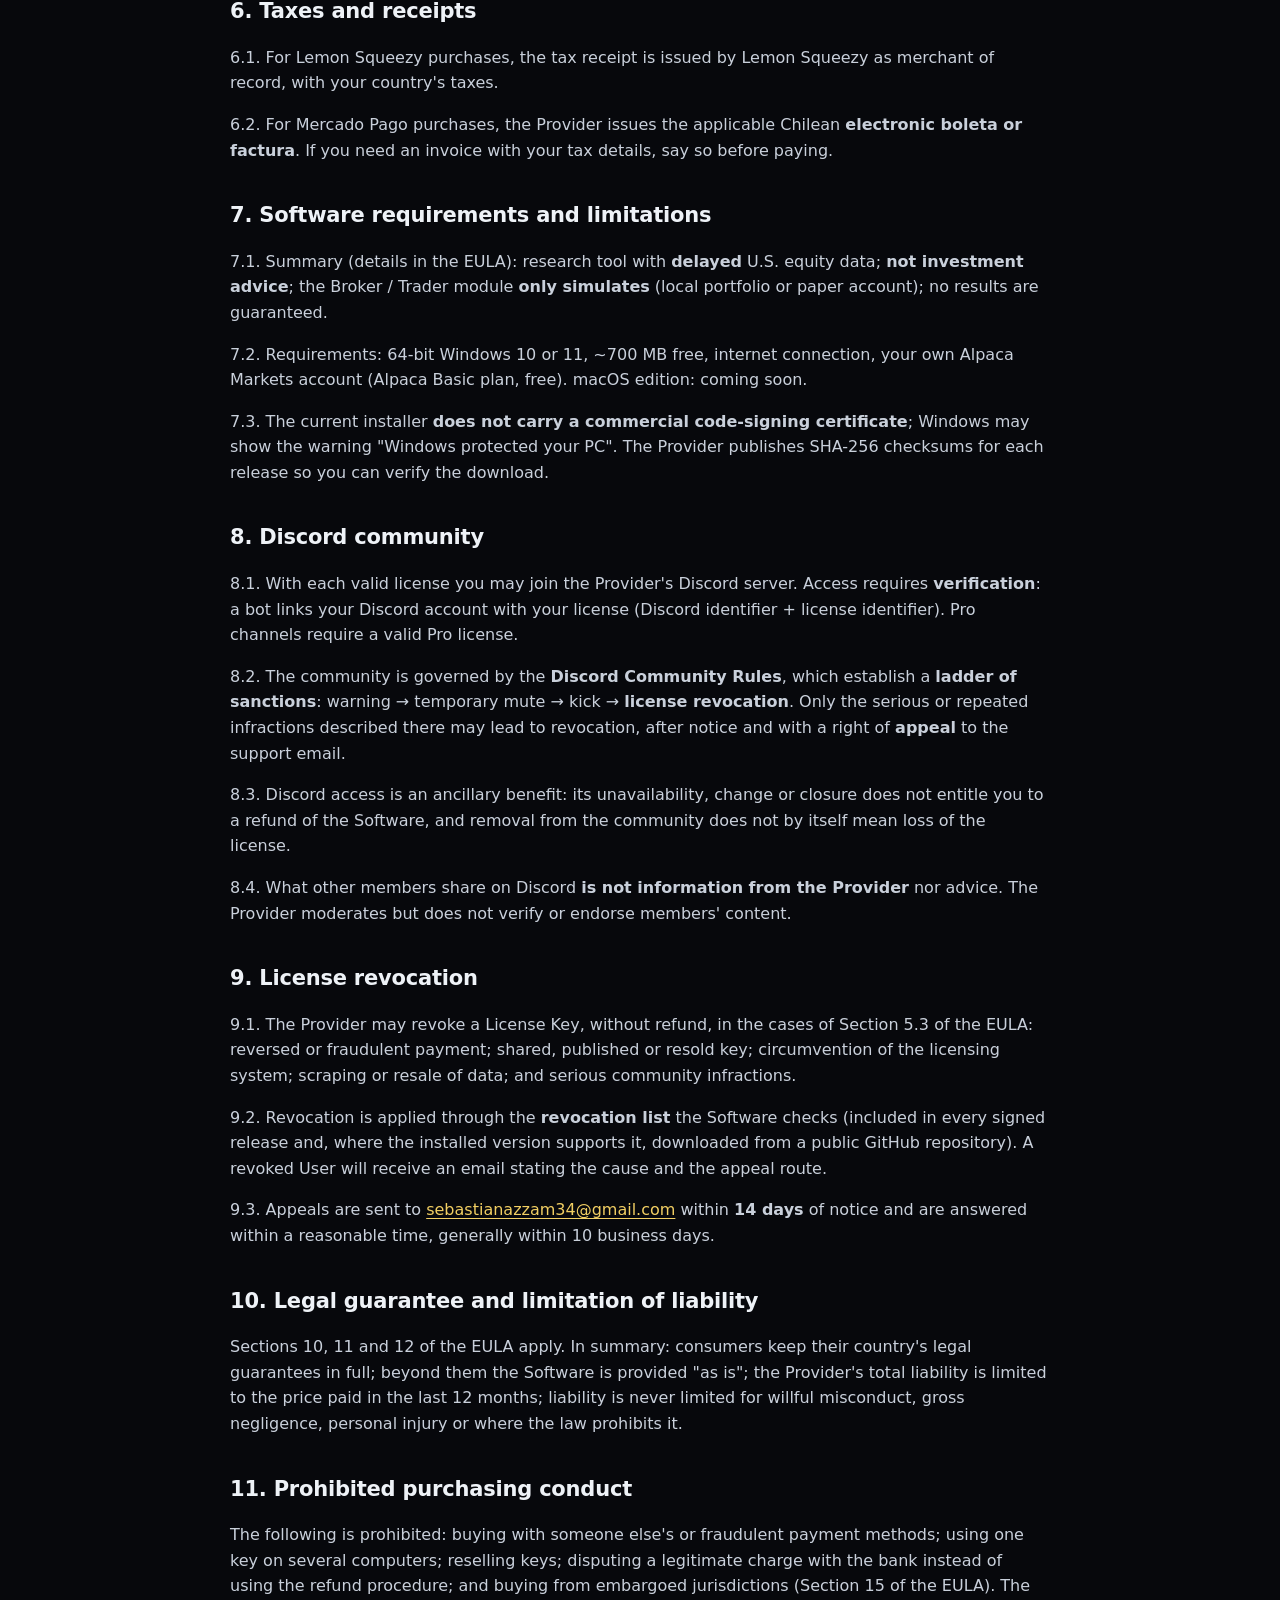
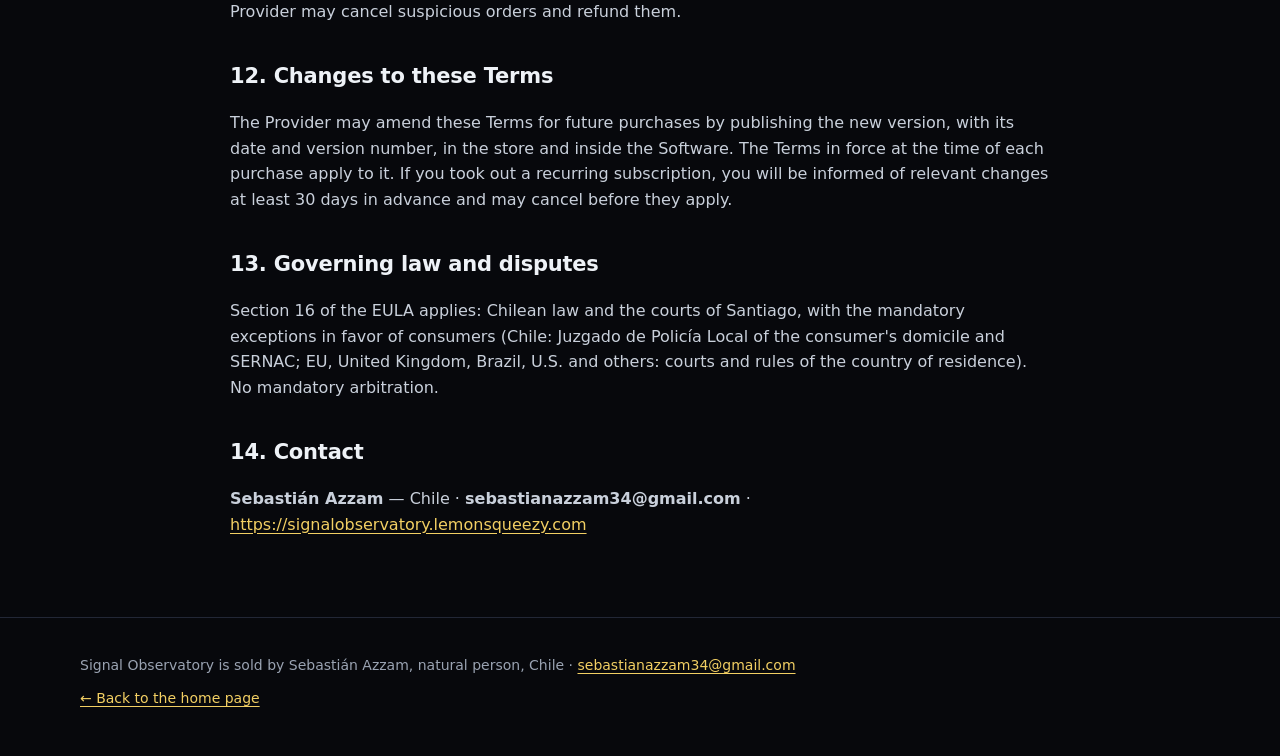
<file: legal/terms.en.html>
<!doctype html>
<html lang="en">
<head>
<meta charset="utf-8">
<meta name="viewport" content="width=device-width, initial-scale=1">
<title>Terms of Sale · Signal Observatory</title>
<meta name="description" content="Terms of Sale for Signal Observatory, desktop market research software sold by Sebastián Azzam (Chile).">
<link rel="icon" href="../assets/favicon.png">
<link rel="stylesheet" href="../style.css">
</head>
<body class="doc">
<header class="bar"><div class="wrap bar-in">
<a class="brand" href="../index.html"><img src="../assets/logo.svg" alt="" width="32" height="32"><span>Signal Observatory</span></a>
<nav class="doc-nav"><a href="terms.en.html" aria-current=page>English</a> <a href="terms.es.html">Español</a></nav>
</div></header>
<main class="wrap legal">
<nav class="legal-tabs" aria-label="Legal documents"><a href="terms.en.html" aria-current=page>Terms of Sale</a><a href="privacy.en.html">Privacy Policy</a><a href="eula.en.html">License Agreement (EULA)</a><a href="risk.en.html">Risk Disclaimer</a></nav>
<article>
<h1>Terms of Sale and Service — Signal Observatory</h1>
<p><strong>Version 1.0 · Last updated: 27 October 2026</strong> (Última actualización: 27 de octubre de 2026)</p>
<p>These Terms of Sale and Service (the <strong>"Terms"</strong>) govern the purchase of <strong>Signal Observatory</strong> licenses (the <strong>"Software"</strong>) and access to the associated Discord community, offered by <strong>Sebastián Azzam</strong>, a natural person domiciled in Chile (the <strong>"Provider"</strong>), through the store <strong>https://signalobservatory.lemonsqueezy.com</strong> and through Mercado Pago. Use of the Software is also governed by the <strong>End User License Agreement (EULA)</strong>, the <strong>Privacy Policy</strong>, the <strong>Risk Disclaimer</strong> and the <strong>Discord Community Rules</strong>.</p>
<p>By purchasing a license you confirm that you are <strong>at least 18 years old</strong>, that you buy for your own use and that you accept these Terms.</p>
<hr>
<h2>1. Who sells</h2>
<p>1.1. The product is developed and licensed by <strong>Sebastián Azzam</strong>, Chile. Contact: <strong>sebastianazzam34@gmail.com</strong>.</p>
<p>1.2. <strong>Lemon Squeezy</strong> (Lemon Squeezy, LLC, United States) acts as <strong><em>merchant of record</em></strong> in the store signalobservatory.lemonsqueezy.com: it formally sells you the license, collects payment, issues the receipt or invoice, calculates and collects VAT, sales tax or other applicable consumption taxes in your country and processes refunds. By paying through Lemon Squeezy you also accept its purchase terms.</p>
<p>1.3. <strong>Mercado Pago</strong> is offered as an alternative payment method for buyers in Latin America. In those purchases the seller is the Provider directly, who issues the applicable Chilean tax document; Mercado Pago only processes the payment under its own terms.</p>
<h2>2. Plans and prices</h2>
<div class="table"><table><thead><tr><th>Plan</th><th>What it includes</th><th>Term</th><th>Price</th></tr></thead><tbody><tr><td><strong>Basic</strong></td><td>Research: signals, evidence, charts, history, data health. Discord community (general channels).</td><td>30 days</td><td><strong>USD 12</strong></td></tr><tr><td><strong>Pro</strong></td><td>Everything in Basic <strong>plus</strong> the Broker / Trader module (eleven <em>trader-skill</em> modules, simulated portfolio, Alpaca paper account, educational recommendations). Pro Discord channels.</td><td>30 days</td><td><strong>USD 19</strong></td></tr><tr><td><strong>Pro</strong></td><td>Same as Pro 30 days.</td><td>90 days</td><td><strong>USD 49</strong></td></tr></tbody></table></div>
<p>2.1. Prices are in <strong>United States dollars</strong> and <strong>do not include</strong> the taxes Lemon Squeezy adds according to your country, nor your bank's or card's conversion fees. On Mercado Pago the price is shown in local currency at the day's exchange rate and includes Chilean VAT where applicable.</p>
<p>2.2. The Provider may change prices and plans for <strong>future purchases</strong>. A license already paid for does not change price during its Term.</p>
<p>2.3. The Software requires the User to have their own <strong>Alpaca Markets</strong> account (free) to download market data and for the paper account. That account is <strong>not included</strong> in the price and is not managed by the Provider.</p>
<h2>3. How purchase and delivery work</h2>
<p>3.1. On completing payment, the User receives by email (and on the confirmation page) a <strong>License Key</strong> in the format <code>OBSV1.…</code>. If you entered your <strong>Machine Code</strong> (visible on the Software's activation screen) when buying, the key is issued already bound to that computer; otherwise it will be issued or re-issued bound to the computer you indicate by email.</p>
<p>3.2. Delivery is <strong>digital and immediate</strong> or, where it requires the Provider's intervention (manual issuance bound to a Machine Code), <strong>within 48 business hours</strong>. If you do not receive the key within that period, write to <a href="mailto:sebastianazzam34@gmail.com">sebastianazzam34@gmail.com</a>.</p>
<p>3.3. The license Term <strong>runs from the issuance of the key</strong>, not from activation. We recommend activating it on receipt.</p>
<p>3.4. The key is valid for <strong>one computer and one user account</strong>. A change of computer is handled under Section 2.4 of the EULA (up to two free re-issues per Term).</p>
<h2>4. Renewals</h2>
<p>4.1. Licenses are <strong>fixed-term</strong> (30 or 90 days) and <strong>do not renew automatically</strong>, unless the checkout page expressly states that you are taking out a recurring <strong>subscription</strong>. In that case, Lemon Squeezy will charge you at the end of each period and you may cancel the renewal at any time from the Lemon Squeezy customer portal or by writing to support; cancellation takes effect at the end of the period already paid.</p>
<p>4.2. Before expiry, the Software shows the remaining days. To continue, buy a new license and enter the new key; your local data is kept.</p>
<p>4.3. When the Term expires without renewal, the Software locks on the activation screen. <strong>Your local data is not deleted</strong>; the database stops updating until a new key is activated.</p>
<h2>5. Right of withdrawal and refunds</h2>
<p>5.1. <strong>General rule.</strong> You may request a full refund <strong>within 14 days</strong> of purchase <strong>if you have not activated the License Key</strong> on any computer. Requests are handled through Lemon Squeezy (or the Provider, for Mercado Pago purchases) at <a href="mailto:sebastianazzam34@gmail.com">sebastianazzam34@gmail.com</a>, stating the order number.</p>
<p>5.2. <strong>Digital content and activation.</strong> The License Key is <strong>digital content delivered and executed immediately</strong>. By activating it, you <strong>expressly request the start of performance and acknowledge that you lose the right of withdrawal</strong> to the extent the law permits (European Union: Article 16(m) of Directive 2011/83/EU; United Kingdom: Consumer Contracts Regulations 2013, reg. 37). The confirmation checkbox on the activation screen records that acceptance.</p>
<p>5.3. <strong>Chile.</strong> Law No. 19,496 does not impose a general right of withdrawal for downloaded and executed digital content; nevertheless, the Provider voluntarily grants the rule in Section 5.1. The <strong>legal guarantee</strong> (Article 19 et seq.) and the consumer's other non-waivable rights remain fully in force.</p>
<p>5.4. <strong>Brazil.</strong> If you are a consumer residing in Brazil, you keep the <strong>7-day</strong> right of withdrawal from purchase provided in Article 49 of the Consumer Defense Code, even if you activated the key, and the amount paid will be refunded.</p>
<p>5.5. <strong>United States and other countries.</strong> Section 5.1 applies, without prejudice to the non-waivable rights granted by the law of your state or country.</p>
<p>5.6. <strong>Defective product.</strong> If the Software does not work as described for a cause attributable to the Provider and cannot be fixed within a reasonable time, you are entitled to a <strong>pro-rata or full refund</strong> even if you activated the key, under your country's legal guarantee. This does not cover failures of third-party services (Alpaca, SEC, Discord, your connection) or incompatibilities with computers that do not meet the published requirements (64-bit Windows 10/11, ~700 MB free, internet connection).</p>
<p>5.7. <strong>No refund.</strong> No refund is due for: change of mind after activation (except Sections 5.4 and 5.6), investment results, non-use, removal from the Discord community or revocation for breach.</p>
<p>5.8. Refunds are paid by the same payment method and, on Lemon Squeezy, within that platform's time frames (usually 5–10 business days). Collected VAT is refunded together with the price.</p>
<h2>6. Taxes and receipts</h2>
<p>6.1. For Lemon Squeezy purchases, the tax receipt is issued by Lemon Squeezy as merchant of record, with your country's taxes.</p>
<p>6.2. For Mercado Pago purchases, the Provider issues the applicable Chilean <strong>electronic boleta or factura</strong>. If you need an invoice with your tax details, say so before paying.</p>
<h2>7. Software requirements and limitations</h2>
<p>7.1. Summary (details in the EULA): research tool with <strong>delayed</strong> U.S. equity data; <strong>not investment advice</strong>; the Broker / Trader module <strong>only simulates</strong> (local portfolio or paper account); no results are guaranteed.</p>
<p>7.2. Requirements: 64-bit Windows 10 or 11, ~700 MB free, internet connection, your own Alpaca Markets account (Alpaca Basic plan, free). macOS edition: coming soon.</p>
<p>7.3. The current installer <strong>does not carry a commercial code-signing certificate</strong>; Windows may show the warning "Windows protected your PC". The Provider publishes SHA-256 checksums for each release so you can verify the download.</p>
<h2>8. Discord community</h2>
<p>8.1. With each valid license you may join the Provider's Discord server. Access requires <strong>verification</strong>: a bot links your Discord account with your license (Discord identifier + license identifier). Pro channels require a valid Pro license.</p>
<p>8.2. The community is governed by the <strong>Discord Community Rules</strong>, which establish a <strong>ladder of sanctions</strong>: warning → temporary mute → kick → <strong>license revocation</strong>. Only the serious or repeated infractions described there may lead to revocation, after notice and with a right of <strong>appeal</strong> to the support email.</p>
<p>8.3. Discord access is an ancillary benefit: its unavailability, change or closure does not entitle you to a refund of the Software, and removal from the community does not by itself mean loss of the license.</p>
<p>8.4. What other members share on Discord <strong>is not information from the Provider</strong> nor advice. The Provider moderates but does not verify or endorse members' content.</p>
<h2>9. License revocation</h2>
<p>9.1. The Provider may revoke a License Key, without refund, in the cases of Section 5.3 of the EULA: reversed or fraudulent payment; shared, published or resold key; circumvention of the licensing system; scraping or resale of data; and serious community infractions.</p>
<p>9.2. Revocation is applied through the <strong>revocation list</strong> the Software checks (included in every signed release and, where the installed version supports it, downloaded from a public GitHub repository). A revoked User will receive an email stating the cause and the appeal route.</p>
<p>9.3. Appeals are sent to <a href="mailto:sebastianazzam34@gmail.com">sebastianazzam34@gmail.com</a> within <strong>14 days</strong> of notice and are answered within a reasonable time, generally within 10 business days.</p>
<h2>10. Legal guarantee and limitation of liability</h2>
<p>Sections 10, 11 and 12 of the EULA apply. In summary: consumers keep their country's legal guarantees in full; beyond them the Software is provided "as is"; the Provider's total liability is limited to the price paid in the last 12 months; liability is never limited for willful misconduct, gross negligence, personal injury or where the law prohibits it.</p>
<h2>11. Prohibited purchasing conduct</h2>
<p>The following is prohibited: buying with someone else's or fraudulent payment methods; using one key on several computers; reselling keys; disputing a legitimate charge with the bank instead of using the refund procedure; and buying from embargoed jurisdictions (Section 15 of the EULA). The Provider may cancel suspicious orders and refund them.</p>
<h2>12. Changes to these Terms</h2>
<p>The Provider may amend these Terms for future purchases by publishing the new version, with its date and version number, in the store and inside the Software. The Terms in force at the time of each purchase apply to it. If you took out a recurring subscription, you will be informed of relevant changes at least 30 days in advance and may cancel before they apply.</p>
<h2>13. Governing law and disputes</h2>
<p>Section 16 of the EULA applies: Chilean law and the courts of Santiago, with the mandatory exceptions in favor of consumers (Chile: Juzgado de Policía Local of the consumer's domicile and SERNAC; EU, United Kingdom, Brazil, U.S. and others: courts and rules of the country of residence). No mandatory arbitration.</p>
<h2>14. Contact</h2>
<p><strong>Sebastián Azzam</strong> — Chile · <strong>sebastianazzam34@gmail.com</strong> · <a href="https://signalobservatory.lemonsqueezy.com">https://signalobservatory.lemonsqueezy.com</a></p>
</article>
</main>
<footer class="foot"><div class="wrap foot-in">
<p>Signal Observatory is sold by Sebastián Azzam, natural person, Chile · <a href="mailto:sebastianazzam34@gmail.com">sebastianazzam34@gmail.com</a></p>
<p><a href="../index.html">← Back to the home page</a></p>
</div></footer>
</body>
</html>
</file>
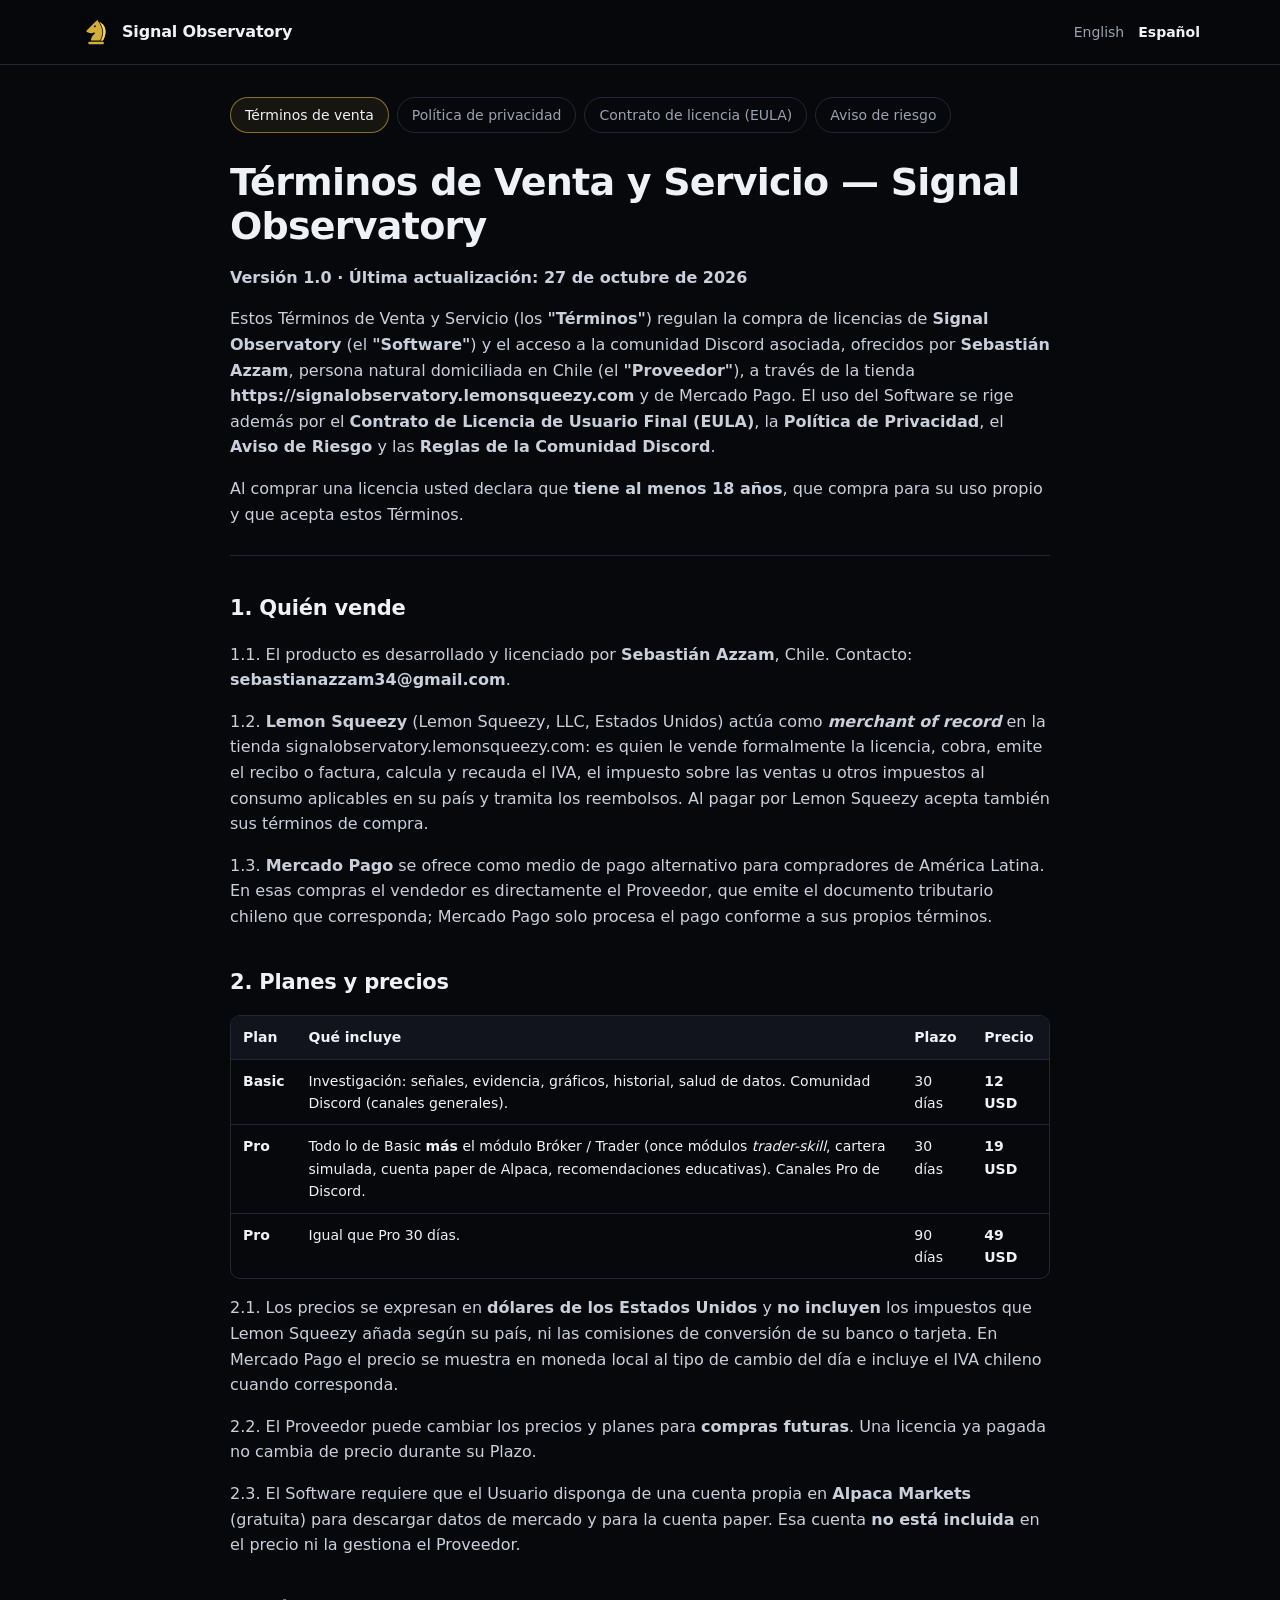
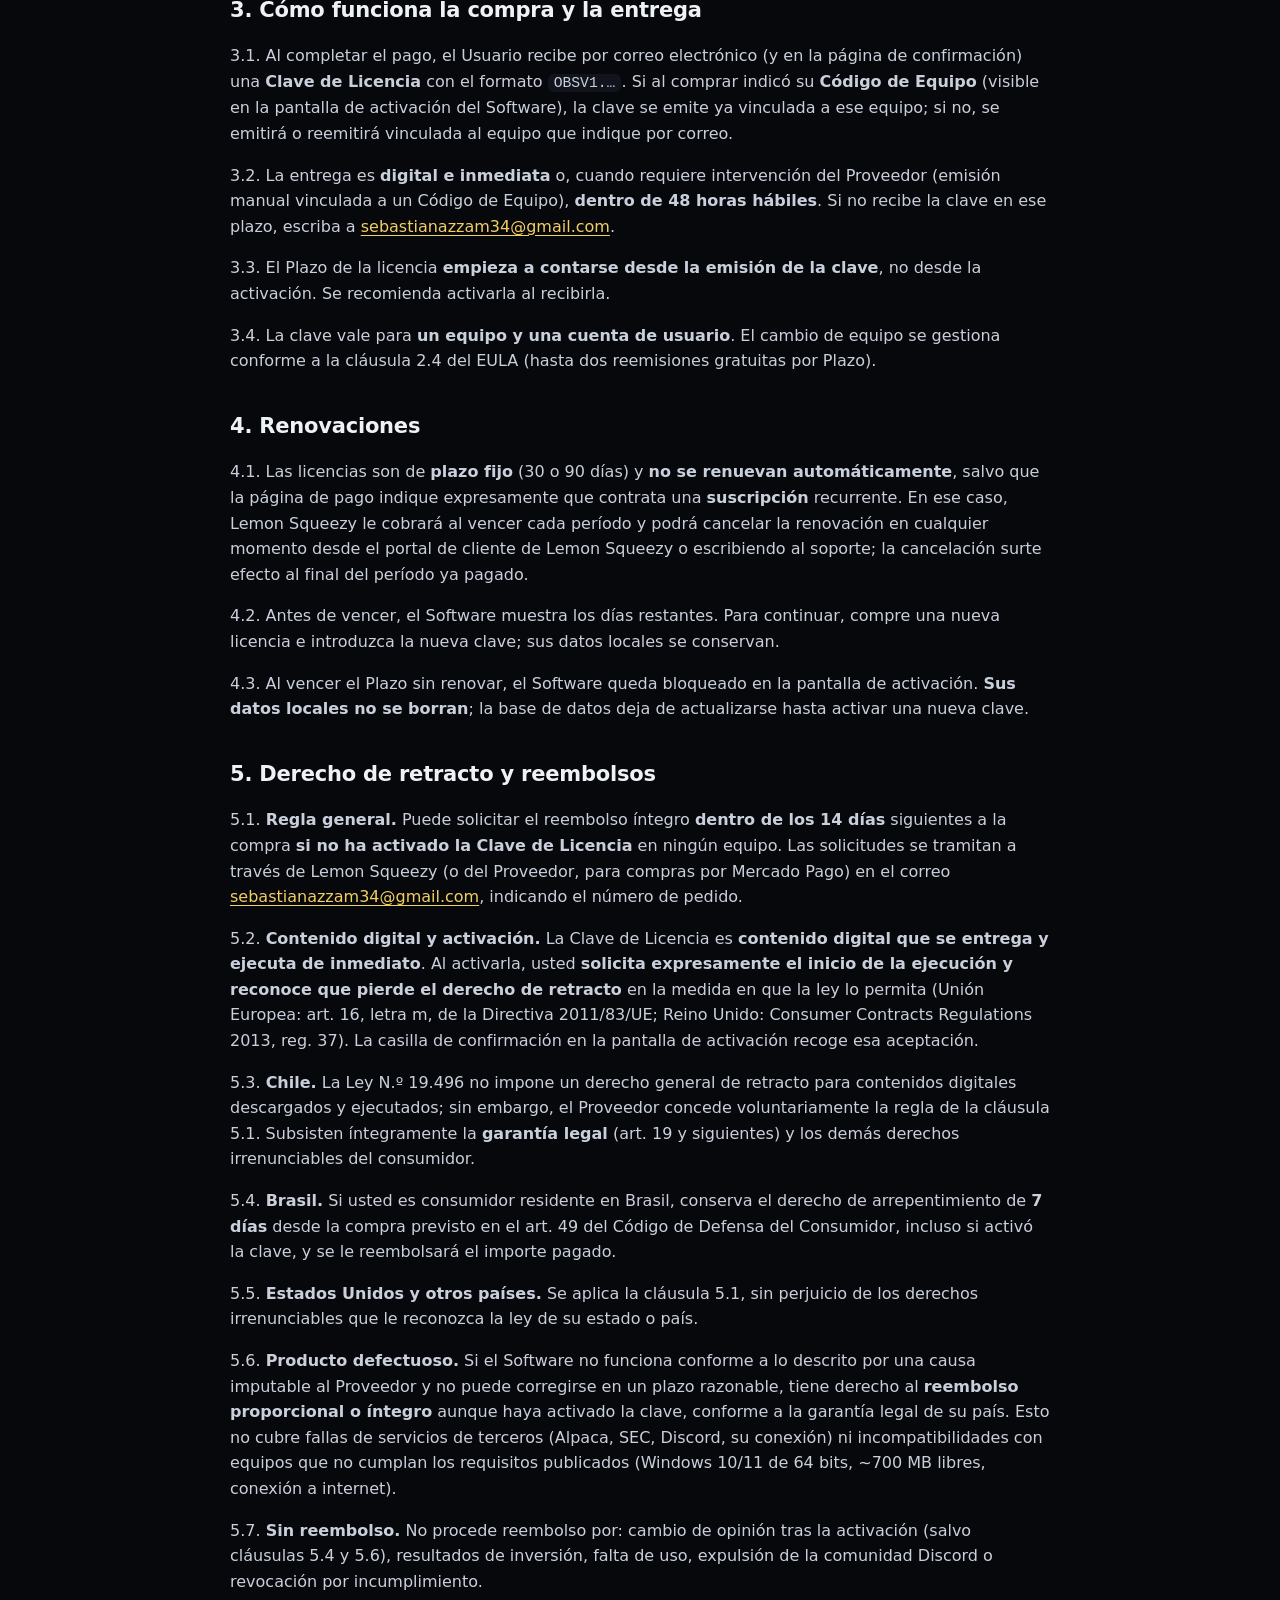
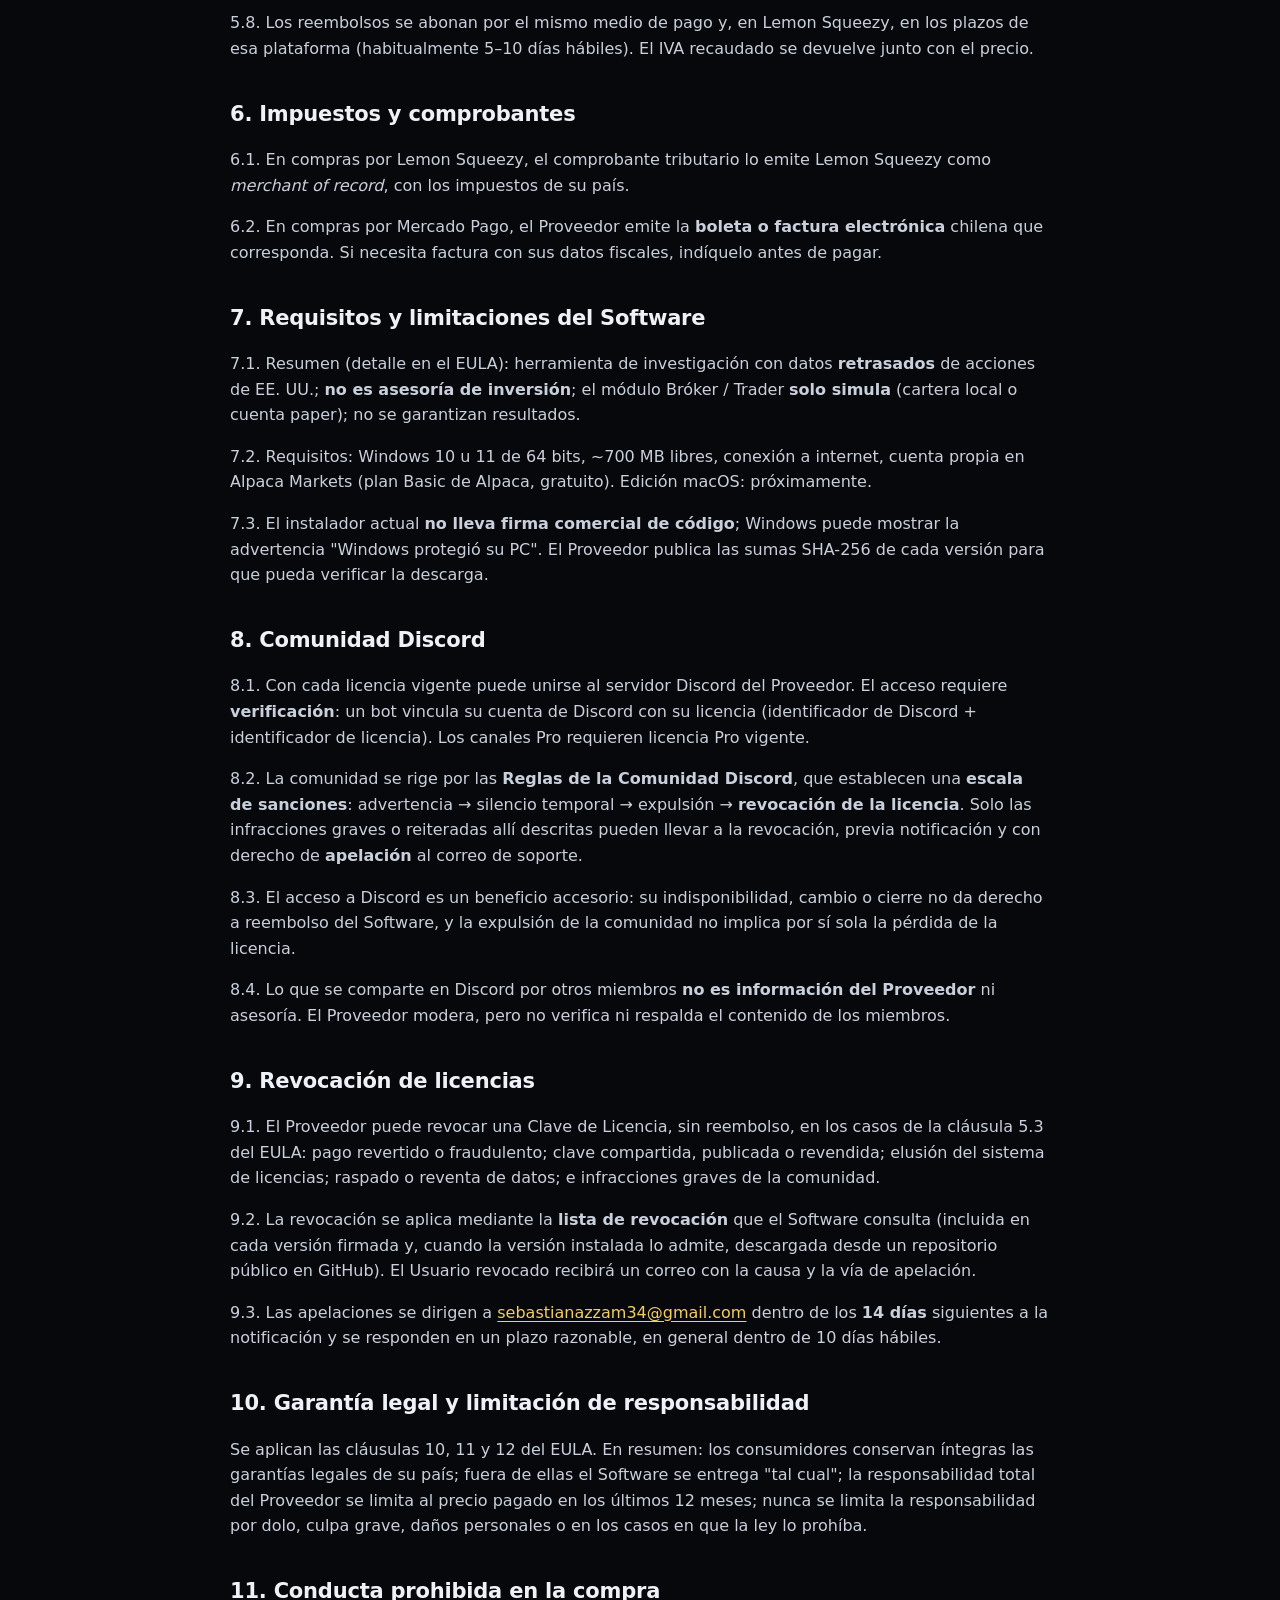
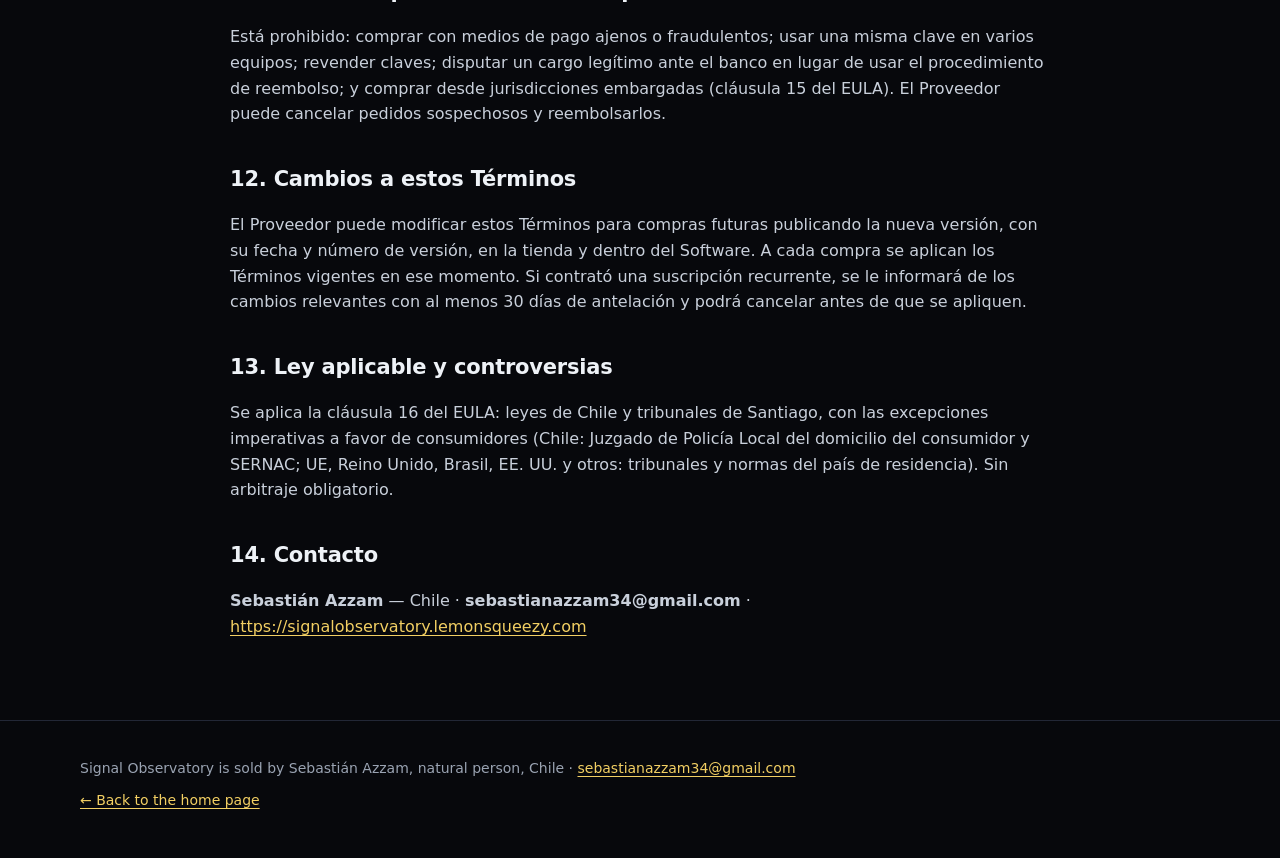
<file: legal/terms.es.html>
<!doctype html>
<html lang="es">
<head>
<meta charset="utf-8">
<meta name="viewport" content="width=device-width, initial-scale=1">
<title>Términos de venta · Signal Observatory</title>
<meta name="description" content="Términos de venta for Signal Observatory, desktop market research software sold by Sebastián Azzam (Chile).">
<link rel="icon" href="../assets/favicon.png">
<link rel="stylesheet" href="../style.css">
</head>
<body class="doc">
<header class="bar"><div class="wrap bar-in">
<a class="brand" href="../index.html"><img src="../assets/logo.svg" alt="" width="32" height="32"><span>Signal Observatory</span></a>
<nav class="doc-nav"><a href="terms.en.html">English</a> <a href="terms.es.html" aria-current=page>Español</a></nav>
</div></header>
<main class="wrap legal">
<nav class="legal-tabs" aria-label="Legal documents"><a href="terms.es.html" aria-current=page>Términos de venta</a><a href="privacy.es.html">Política de privacidad</a><a href="eula.es.html">Contrato de licencia (EULA)</a><a href="risk.es.html">Aviso de riesgo</a></nav>
<article>
<h1>Términos de Venta y Servicio — Signal Observatory</h1>
<p><strong>Versión 1.0 · Última actualización: 27 de octubre de 2026</strong></p>
<p>Estos Términos de Venta y Servicio (los <strong>"Términos"</strong>) regulan la compra de licencias de <strong>Signal Observatory</strong> (el <strong>"Software"</strong>) y el acceso a la comunidad Discord asociada, ofrecidos por <strong>Sebastián Azzam</strong>, persona natural domiciliada en Chile (el <strong>"Proveedor"</strong>), a través de la tienda <strong>https://signalobservatory.lemonsqueezy.com</strong> y de Mercado Pago. El uso del Software se rige además por el <strong>Contrato de Licencia de Usuario Final (EULA)</strong>, la <strong>Política de Privacidad</strong>, el <strong>Aviso de Riesgo</strong> y las <strong>Reglas de la Comunidad Discord</strong>.</p>
<p>Al comprar una licencia usted declara que <strong>tiene al menos 18 años</strong>, que compra para su uso propio y que acepta estos Términos.</p>
<hr>
<h2>1. Quién vende</h2>
<p>1.1. El producto es desarrollado y licenciado por <strong>Sebastián Azzam</strong>, Chile. Contacto: <strong>sebastianazzam34@gmail.com</strong>.</p>
<p>1.2. <strong>Lemon Squeezy</strong> (Lemon Squeezy, LLC, Estados Unidos) actúa como <strong><em>merchant of record</em></strong> en la tienda signalobservatory.lemonsqueezy.com: es quien le vende formalmente la licencia, cobra, emite el recibo o factura, calcula y recauda el IVA, el impuesto sobre las ventas u otros impuestos al consumo aplicables en su país y tramita los reembolsos. Al pagar por Lemon Squeezy acepta también sus términos de compra.</p>
<p>1.3. <strong>Mercado Pago</strong> se ofrece como medio de pago alternativo para compradores de América Latina. En esas compras el vendedor es directamente el Proveedor, que emite el documento tributario chileno que corresponda; Mercado Pago solo procesa el pago conforme a sus propios términos.</p>
<h2>2. Planes y precios</h2>
<div class="table"><table><thead><tr><th>Plan</th><th>Qué incluye</th><th>Plazo</th><th>Precio</th></tr></thead><tbody><tr><td><strong>Basic</strong></td><td>Investigación: señales, evidencia, gráficos, historial, salud de datos. Comunidad Discord (canales generales).</td><td>30 días</td><td><strong>12 USD</strong></td></tr><tr><td><strong>Pro</strong></td><td>Todo lo de Basic <strong>más</strong> el módulo Bróker / Trader (once módulos <em>trader-skill</em>, cartera simulada, cuenta paper de Alpaca, recomendaciones educativas). Canales Pro de Discord.</td><td>30 días</td><td><strong>19 USD</strong></td></tr><tr><td><strong>Pro</strong></td><td>Igual que Pro 30 días.</td><td>90 días</td><td><strong>49 USD</strong></td></tr></tbody></table></div>
<p>2.1. Los precios se expresan en <strong>dólares de los Estados Unidos</strong> y <strong>no incluyen</strong> los impuestos que Lemon Squeezy añada según su país, ni las comisiones de conversión de su banco o tarjeta. En Mercado Pago el precio se muestra en moneda local al tipo de cambio del día e incluye el IVA chileno cuando corresponda.</p>
<p>2.2. El Proveedor puede cambiar los precios y planes para <strong>compras futuras</strong>. Una licencia ya pagada no cambia de precio durante su Plazo.</p>
<p>2.3. El Software requiere que el Usuario disponga de una cuenta propia en <strong>Alpaca Markets</strong> (gratuita) para descargar datos de mercado y para la cuenta paper. Esa cuenta <strong>no está incluida</strong> en el precio ni la gestiona el Proveedor.</p>
<h2>3. Cómo funciona la compra y la entrega</h2>
<p>3.1. Al completar el pago, el Usuario recibe por correo electrónico (y en la página de confirmación) una <strong>Clave de Licencia</strong> con el formato <code>OBSV1.…</code>. Si al comprar indicó su <strong>Código de Equipo</strong> (visible en la pantalla de activación del Software), la clave se emite ya vinculada a ese equipo; si no, se emitirá o reemitirá vinculada al equipo que indique por correo.</p>
<p>3.2. La entrega es <strong>digital e inmediata</strong> o, cuando requiere intervención del Proveedor (emisión manual vinculada a un Código de Equipo), <strong>dentro de 48 horas hábiles</strong>. Si no recibe la clave en ese plazo, escriba a <a href="mailto:sebastianazzam34@gmail.com">sebastianazzam34@gmail.com</a>.</p>
<p>3.3. El Plazo de la licencia <strong>empieza a contarse desde la emisión de la clave</strong>, no desde la activación. Se recomienda activarla al recibirla.</p>
<p>3.4. La clave vale para <strong>un equipo y una cuenta de usuario</strong>. El cambio de equipo se gestiona conforme a la cláusula 2.4 del EULA (hasta dos reemisiones gratuitas por Plazo).</p>
<h2>4. Renovaciones</h2>
<p>4.1. Las licencias son de <strong>plazo fijo</strong> (30 o 90 días) y <strong>no se renuevan automáticamente</strong>, salvo que la página de pago indique expresamente que contrata una <strong>suscripción</strong> recurrente. En ese caso, Lemon Squeezy le cobrará al vencer cada período y podrá cancelar la renovación en cualquier momento desde el portal de cliente de Lemon Squeezy o escribiendo al soporte; la cancelación surte efecto al final del período ya pagado.</p>
<p>4.2. Antes de vencer, el Software muestra los días restantes. Para continuar, compre una nueva licencia e introduzca la nueva clave; sus datos locales se conservan.</p>
<p>4.3. Al vencer el Plazo sin renovar, el Software queda bloqueado en la pantalla de activación. <strong>Sus datos locales no se borran</strong>; la base de datos deja de actualizarse hasta activar una nueva clave.</p>
<h2>5. Derecho de retracto y reembolsos</h2>
<p>5.1. <strong>Regla general.</strong> Puede solicitar el reembolso íntegro <strong>dentro de los 14 días</strong> siguientes a la compra <strong>si no ha activado la Clave de Licencia</strong> en ningún equipo. Las solicitudes se tramitan a través de Lemon Squeezy (o del Proveedor, para compras por Mercado Pago) en el correo <a href="mailto:sebastianazzam34@gmail.com">sebastianazzam34@gmail.com</a>, indicando el número de pedido.</p>
<p>5.2. <strong>Contenido digital y activación.</strong> La Clave de Licencia es <strong>contenido digital que se entrega y ejecuta de inmediato</strong>. Al activarla, usted <strong>solicita expresamente el inicio de la ejecución y reconoce que pierde el derecho de retracto</strong> en la medida en que la ley lo permita (Unión Europea: art. 16, letra m, de la Directiva 2011/83/UE; Reino Unido: Consumer Contracts Regulations 2013, reg. 37). La casilla de confirmación en la pantalla de activación recoge esa aceptación.</p>
<p>5.3. <strong>Chile.</strong> La Ley N.º 19.496 no impone un derecho general de retracto para contenidos digitales descargados y ejecutados; sin embargo, el Proveedor concede voluntariamente la regla de la cláusula 5.1. Subsisten íntegramente la <strong>garantía legal</strong> (art. 19 y siguientes) y los demás derechos irrenunciables del consumidor.</p>
<p>5.4. <strong>Brasil.</strong> Si usted es consumidor residente en Brasil, conserva el derecho de arrepentimiento de <strong>7 días</strong> desde la compra previsto en el art. 49 del Código de Defensa del Consumidor, incluso si activó la clave, y se le reembolsará el importe pagado.</p>
<p>5.5. <strong>Estados Unidos y otros países.</strong> Se aplica la cláusula 5.1, sin perjuicio de los derechos irrenunciables que le reconozca la ley de su estado o país.</p>
<p>5.6. <strong>Producto defectuoso.</strong> Si el Software no funciona conforme a lo descrito por una causa imputable al Proveedor y no puede corregirse en un plazo razonable, tiene derecho al <strong>reembolso proporcional o íntegro</strong> aunque haya activado la clave, conforme a la garantía legal de su país. Esto no cubre fallas de servicios de terceros (Alpaca, SEC, Discord, su conexión) ni incompatibilidades con equipos que no cumplan los requisitos publicados (Windows 10/11 de 64 bits, ~700 MB libres, conexión a internet).</p>
<p>5.7. <strong>Sin reembolso.</strong> No procede reembolso por: cambio de opinión tras la activación (salvo cláusulas 5.4 y 5.6), resultados de inversión, falta de uso, expulsión de la comunidad Discord o revocación por incumplimiento.</p>
<p>5.8. Los reembolsos se abonan por el mismo medio de pago y, en Lemon Squeezy, en los plazos de esa plataforma (habitualmente 5–10 días hábiles). El IVA recaudado se devuelve junto con el precio.</p>
<h2>6. Impuestos y comprobantes</h2>
<p>6.1. En compras por Lemon Squeezy, el comprobante tributario lo emite Lemon Squeezy como <em>merchant of record</em>, con los impuestos de su país.</p>
<p>6.2. En compras por Mercado Pago, el Proveedor emite la <strong>boleta o factura electrónica</strong> chilena que corresponda. Si necesita factura con sus datos fiscales, indíquelo antes de pagar.</p>
<h2>7. Requisitos y limitaciones del Software</h2>
<p>7.1. Resumen (detalle en el EULA): herramienta de investigación con datos <strong>retrasados</strong> de acciones de EE. UU.; <strong>no es asesoría de inversión</strong>; el módulo Bróker / Trader <strong>solo simula</strong> (cartera local o cuenta paper); no se garantizan resultados.</p>
<p>7.2. Requisitos: Windows 10 u 11 de 64 bits, ~700 MB libres, conexión a internet, cuenta propia en Alpaca Markets (plan Basic de Alpaca, gratuito). Edición macOS: próximamente.</p>
<p>7.3. El instalador actual <strong>no lleva firma comercial de código</strong>; Windows puede mostrar la advertencia "Windows protegió su PC". El Proveedor publica las sumas SHA-256 de cada versión para que pueda verificar la descarga.</p>
<h2>8. Comunidad Discord</h2>
<p>8.1. Con cada licencia vigente puede unirse al servidor Discord del Proveedor. El acceso requiere <strong>verificación</strong>: un bot vincula su cuenta de Discord con su licencia (identificador de Discord + identificador de licencia). Los canales Pro requieren licencia Pro vigente.</p>
<p>8.2. La comunidad se rige por las <strong>Reglas de la Comunidad Discord</strong>, que establecen una <strong>escala de sanciones</strong>: advertencia → silencio temporal → expulsión → <strong>revocación de la licencia</strong>. Solo las infracciones graves o reiteradas allí descritas pueden llevar a la revocación, previa notificación y con derecho de <strong>apelación</strong> al correo de soporte.</p>
<p>8.3. El acceso a Discord es un beneficio accesorio: su indisponibilidad, cambio o cierre no da derecho a reembolso del Software, y la expulsión de la comunidad no implica por sí sola la pérdida de la licencia.</p>
<p>8.4. Lo que se comparte en Discord por otros miembros <strong>no es información del Proveedor</strong> ni asesoría. El Proveedor modera, pero no verifica ni respalda el contenido de los miembros.</p>
<h2>9. Revocación de licencias</h2>
<p>9.1. El Proveedor puede revocar una Clave de Licencia, sin reembolso, en los casos de la cláusula 5.3 del EULA: pago revertido o fraudulento; clave compartida, publicada o revendida; elusión del sistema de licencias; raspado o reventa de datos; e infracciones graves de la comunidad.</p>
<p>9.2. La revocación se aplica mediante la <strong>lista de revocación</strong> que el Software consulta (incluida en cada versión firmada y, cuando la versión instalada lo admite, descargada desde un repositorio público en GitHub). El Usuario revocado recibirá un correo con la causa y la vía de apelación.</p>
<p>9.3. Las apelaciones se dirigen a <a href="mailto:sebastianazzam34@gmail.com">sebastianazzam34@gmail.com</a> dentro de los <strong>14 días</strong> siguientes a la notificación y se responden en un plazo razonable, en general dentro de 10 días hábiles.</p>
<h2>10. Garantía legal y limitación de responsabilidad</h2>
<p>Se aplican las cláusulas 10, 11 y 12 del EULA. En resumen: los consumidores conservan íntegras las garantías legales de su país; fuera de ellas el Software se entrega "tal cual"; la responsabilidad total del Proveedor se limita al precio pagado en los últimos 12 meses; nunca se limita la responsabilidad por dolo, culpa grave, daños personales o en los casos en que la ley lo prohíba.</p>
<h2>11. Conducta prohibida en la compra</h2>
<p>Está prohibido: comprar con medios de pago ajenos o fraudulentos; usar una misma clave en varios equipos; revender claves; disputar un cargo legítimo ante el banco en lugar de usar el procedimiento de reembolso; y comprar desde jurisdicciones embargadas (cláusula 15 del EULA). El Proveedor puede cancelar pedidos sospechosos y reembolsarlos.</p>
<h2>12. Cambios a estos Términos</h2>
<p>El Proveedor puede modificar estos Términos para compras futuras publicando la nueva versión, con su fecha y número de versión, en la tienda y dentro del Software. A cada compra se aplican los Términos vigentes en ese momento. Si contrató una suscripción recurrente, se le informará de los cambios relevantes con al menos 30 días de antelación y podrá cancelar antes de que se apliquen.</p>
<h2>13. Ley aplicable y controversias</h2>
<p>Se aplica la cláusula 16 del EULA: leyes de Chile y tribunales de Santiago, con las excepciones imperativas a favor de consumidores (Chile: Juzgado de Policía Local del domicilio del consumidor y SERNAC; UE, Reino Unido, Brasil, EE. UU. y otros: tribunales y normas del país de residencia). Sin arbitraje obligatorio.</p>
<h2>14. Contacto</h2>
<p><strong>Sebastián Azzam</strong> — Chile · <strong>sebastianazzam34@gmail.com</strong> · <a href="https://signalobservatory.lemonsqueezy.com">https://signalobservatory.lemonsqueezy.com</a></p>
</article>
</main>
<footer class="foot"><div class="wrap foot-in">
<p>Signal Observatory is sold by Sebastián Azzam, natural person, Chile · <a href="mailto:sebastianazzam34@gmail.com">sebastianazzam34@gmail.com</a></p>
<p><a href="../index.html">← Back to the home page</a></p>
</div></footer>
</body>
</html>
</file>
<file: style.css>
:root {
  color-scheme: dark;
  --bg: #07080c;
  --bg-2: #0d0f16;
  --panel: #11141d;
  --line: #222736;
  --ink: #eef2f7;
  --muted: #9aa3b2;
  --gold: #d4af37;
  --gold-soft: #f2cf63;
  --up: #2fbf71;
  --down: #e5484d;
  --teal: #2dd4bf;
  --radius: 14px;
  --font: "Segoe UI Variable Text", "Segoe UI", system-ui, -apple-system, "Helvetica Neue", Arial, sans-serif;
  --display: "Segoe UI Variable Display", "Segoe UI", system-ui, -apple-system, "Helvetica Neue", Arial, sans-serif;
}
* { box-sizing: border-box; }
html { scroll-behavior: smooth; }
@media (prefers-reduced-motion: reduce) { html { scroll-behavior: auto; } }
body { margin: 0; background: var(--bg); color: var(--ink); font: 16px/1.6 var(--font); -webkit-font-smoothing: antialiased; }
img { max-width: 100%; height: auto; display: block; }
a { color: var(--gold-soft); text-underline-offset: 3px; }
a:hover { color: var(--ink); }
:focus-visible { outline: 2px solid var(--gold-soft); outline-offset: 3px; border-radius: 6px; }
.wrap { width: min(1120px, 100% - 32px); margin-inline: auto; }

/* header */
.bar { position: sticky; top: 0; z-index: 10; background: color-mix(in srgb, var(--bg) 82%, transparent); backdrop-filter: blur(12px); border-bottom: 1px solid var(--line); }
.bar-in { display: flex; align-items: center; justify-content: space-between; gap: 16px; min-height: 64px; }
.brand { display: flex; align-items: center; gap: 10px; color: var(--ink); text-decoration: none; font-weight: 650; letter-spacing: -.01em; }
.brand img { border-radius: 8px; }
.nav { display: flex; align-items: center; gap: 22px; }
.nav a { color: var(--muted); text-decoration: none; font-size: 15px; }
.nav a:hover { color: var(--ink); }
.nav .btn { color: #0b0b0b; }
@media (max-width: 760px) { .nav a:not(.btn) { display: none; } }

/* buttons */
.btn { display: inline-flex; align-items: center; justify-content: center; gap: 8px; min-height: 44px; padding: 0 20px; border-radius: 999px; font-weight: 650; font-size: 15px; text-decoration: none; border: 1px solid transparent; transition: background-color .15s ease, border-color .15s ease, transform .15s ease; }
.btn:active { transform: translateY(1px); }
.btn-gold { background: var(--gold); color: #0b0b0b; }
.btn-gold:hover { background: var(--gold-soft); color: #0b0b0b; }
.btn-ghost { border-color: var(--line); color: var(--ink); background: var(--panel); }
.btn-ghost:hover { border-color: #3a4256; color: var(--ink); }

/* hero */
.hero { padding: 72px 0 40px; text-align: center; background: radial-gradient(60% 50% at 50% 0%, rgba(212, 175, 55, .12), transparent 70%); }
.eyebrow { display: inline-block; margin: 0 0 18px; padding: 4px 12px; border: 1px solid var(--line); border-radius: 999px; color: var(--muted); font-size: 13px; }
.hero h1 { margin: 0 auto; max-width: 15ch; font: 700 clamp(36px, 6vw, 64px)/1.04 var(--display); letter-spacing: -.035em; text-wrap: balance; }
.hero h1 em { font-style: normal; color: var(--gold); }
.lede { margin: 20px auto 0; max-width: 60ch; color: var(--muted); font-size: clamp(16px, 2vw, 19px); text-wrap: pretty; }
.cta { display: flex; flex-wrap: wrap; justify-content: center; gap: 12px; margin-top: 32px; }
.fine { margin-top: 14px; color: var(--muted); font-size: 13px; }
.shot { margin: 48px auto 0; max-width: 1040px; border-radius: 16px; border: 1px solid var(--line); overflow: hidden; box-shadow: 0 30px 80px -30px rgba(0, 0, 0, .8), 0 0 0 1px rgba(212, 175, 55, .08); background: var(--bg-2); }

/* sections */
section { padding: 72px 0; }
.section-head { max-width: 640px; margin-bottom: 36px; }
.section-head h2 { margin: 0 0 10px; font: 700 clamp(28px, 4vw, 40px)/1.1 var(--display); letter-spacing: -.025em; text-wrap: balance; }
.section-head p { margin: 0; color: var(--muted); }
.alt { background: var(--bg-2); border-block: 1px solid var(--line); }

.features { display: grid; grid-template-columns: repeat(3, 1fr); gap: 1px; background: var(--line); border: 1px solid var(--line); border-radius: var(--radius); overflow: hidden; }
.feature { background: var(--panel); padding: 26px; }
.feature h3 { margin: 0 0 8px; font-size: 17px; letter-spacing: -.01em; }
.feature p { margin: 0; color: var(--muted); font-size: 15px; }
.feature .k { display: block; margin-bottom: 14px; color: var(--gold); font: 600 12px/1 var(--font); letter-spacing: .08em; text-transform: uppercase; }
@media (max-width: 900px) { .features { grid-template-columns: 1fr 1fr; } }
@media (max-width: 600px) { .features { grid-template-columns: 1fr; } }

.split { display: grid; grid-template-columns: 1fr 1.35fr; gap: 48px; align-items: center; }
.split + .split { margin-top: 72px; }
.split.flip { grid-template-columns: 1.35fr 1fr; }
.split.flip .copy { order: 2; }
.split h3 { margin: 0 0 10px; font: 700 26px/1.15 var(--display); letter-spacing: -.02em; }
.split p { color: var(--muted); margin: 0 0 12px; }
.split .shot { margin: 0; }
.ticks { list-style: none; padding: 0; margin: 16px 0 0; display: grid; gap: 8px; }
.ticks li { padding-left: 24px; position: relative; color: var(--ink); font-size: 15px; }
.ticks li::before { content: ""; position: absolute; left: 2px; top: .62em; width: 8px; height: 8px; border-radius: 2px; background: var(--gold); }
@media (max-width: 860px) { .split, .split.flip { grid-template-columns: 1fr; gap: 24px; } .split.flip .copy { order: 0; } }

/* not-advice band */
.notice { display: grid; grid-template-columns: auto 1fr; gap: 18px; align-items: start; padding: 24px; border: 1px solid rgba(212, 175, 55, .35); border-radius: var(--radius); background: rgba(212, 175, 55, .06); }
.notice b { color: var(--gold-soft); }
.notice p { margin: 0; color: var(--ink); }
.notice p + p { margin-top: 8px; color: var(--muted); font-size: 15px; }
.notice svg { width: 28px; height: 28px; color: var(--gold); margin-top: 2px; }

/* pricing */
.plans { display: grid; grid-template-columns: repeat(3, 1fr); gap: 16px; }
.plan { display: flex; flex-direction: column; padding: 28px; border: 1px solid var(--line); border-radius: var(--radius); background: var(--panel); }
.plan.best { border-color: rgba(212, 175, 55, .6); box-shadow: 0 0 0 1px rgba(212, 175, 55, .25) inset; }
.plan h3 { margin: 0; font-size: 18px; }
.plan .tag { align-self: flex-start; margin-bottom: 12px; padding: 2px 10px; border-radius: 999px; background: rgba(212, 175, 55, .14); color: var(--gold-soft); font-size: 12px; font-weight: 600; }
.plan .term { color: var(--muted); font-size: 14px; }
.price { margin: 18px 0 4px; font: 700 44px/1 var(--display); letter-spacing: -.03em; font-variant-numeric: tabular-nums; }
.price small { font-size: 16px; color: var(--muted); font-weight: 500; letter-spacing: 0; }
.plan ul { list-style: none; padding: 0; margin: 18px 0 24px; display: grid; gap: 8px; flex: 1; }
.plan li { padding-left: 22px; position: relative; font-size: 15px; color: var(--ink); }
.plan li::before { content: "✓"; position: absolute; left: 0; color: var(--up); font-weight: 700; }
.plan li.no { color: var(--muted); }
.plan li.no::before { content: "–"; color: var(--muted); }
.plan .btn { width: 100%; }
.plans-note { margin-top: 18px; color: var(--muted); font-size: 14px; text-align: center; }
@media (max-width: 900px) { .plans { grid-template-columns: 1fr; max-width: 460px; margin-inline: auto; } }

/* steps */
.steps { counter-reset: s; display: grid; grid-template-columns: repeat(4, 1fr); gap: 16px; padding: 0; margin: 0; list-style: none; }
.steps li { counter-increment: s; padding: 22px; border: 1px solid var(--line); border-radius: var(--radius); background: var(--panel); }
.steps li::before { content: counter(s); display: grid; place-items: center; width: 30px; height: 30px; margin-bottom: 14px; border-radius: 50%; background: rgba(212, 175, 55, .15); color: var(--gold-soft); font-weight: 700; font-size: 14px; }
.steps h3 { margin: 0 0 6px; font-size: 16px; }
.steps p { margin: 0; color: var(--muted); font-size: 14px; }
@media (max-width: 900px) { .steps { grid-template-columns: 1fr 1fr; } }
@media (max-width: 560px) { .steps { grid-template-columns: 1fr; } }

/* faq */
.faq { max-width: 780px; }
.faq details { border-bottom: 1px solid var(--line); }
.faq summary { cursor: pointer; list-style: none; padding: 18px 32px 18px 0; position: relative; font-weight: 600; }
.faq summary::-webkit-details-marker { display: none; }
.faq summary::after { content: "+"; position: absolute; right: 4px; top: 14px; font-size: 22px; color: var(--muted); transition: transform .2s ease; }
.faq details[open] summary::after { transform: rotate(45deg); }
.faq details p { margin: 0 0 18px; color: var(--muted); }

/* community */
.community { display: flex; flex-wrap: wrap; align-items: center; justify-content: space-between; gap: 20px; padding: 32px; border: 1px solid var(--line); border-radius: var(--radius); background: linear-gradient(120deg, rgba(88, 101, 242, .16), rgba(212, 175, 55, .08)); }
.community h2 { margin: 0 0 6px; font: 700 26px/1.15 var(--display); letter-spacing: -.02em; }
.community p { margin: 0; color: var(--muted); max-width: 56ch; }

/* footer */
.foot { border-top: 1px solid var(--line); padding: 36px 0 48px; color: var(--muted); font-size: 14px; }
.foot-in { display: grid; gap: 10px; }
.foot p { margin: 0; }
.foot-links { display: flex; flex-wrap: wrap; gap: 6px 18px; }
.foot-links a { color: var(--muted); }
.foot-links a:hover { color: var(--ink); }

/* legal pages */
.doc-nav { display: flex; gap: 14px; font-size: 14px; }
.doc-nav a { color: var(--muted); text-decoration: none; }
.doc-nav a[aria-current] { color: var(--ink); font-weight: 600; }
.legal { max-width: 820px; padding: 32px 0 64px; }
.legal-tabs { display: flex; flex-wrap: wrap; gap: 8px; margin-bottom: 28px; }
.legal-tabs a { padding: 6px 14px; border: 1px solid var(--line); border-radius: 999px; color: var(--muted); text-decoration: none; font-size: 14px; }
.legal-tabs a[aria-current] { border-color: rgba(212, 175, 55, .6); color: var(--ink); background: rgba(212, 175, 55, .08); }
.legal h1 { font: 700 clamp(28px, 4vw, 38px)/1.15 var(--display); letter-spacing: -.02em; margin: 0 0 12px; }
.legal h2 { margin: 36px 0 10px; font-size: 21px; letter-spacing: -.01em; }
.legal h3 { margin: 24px 0 8px; font-size: 17px; }
.legal p, .legal li { color: #c9d0db; }
.legal hr { border: 0; border-top: 1px solid var(--line); margin: 28px 0; }
.legal code { padding: 1px 6px; border-radius: 6px; background: var(--panel); font-size: .92em; }
.table { overflow-x: auto; margin: 16px 0; border: 1px solid var(--line); border-radius: 10px; }
.legal table { border-collapse: collapse; width: 100%; font-size: 14px; }
.legal th, .legal td { padding: 10px 12px; border-bottom: 1px solid var(--line); text-align: left; vertical-align: top; }
.legal th { background: var(--panel); color: var(--ink); }
.legal tr:last-child td { border-bottom: 0; }
</file>
